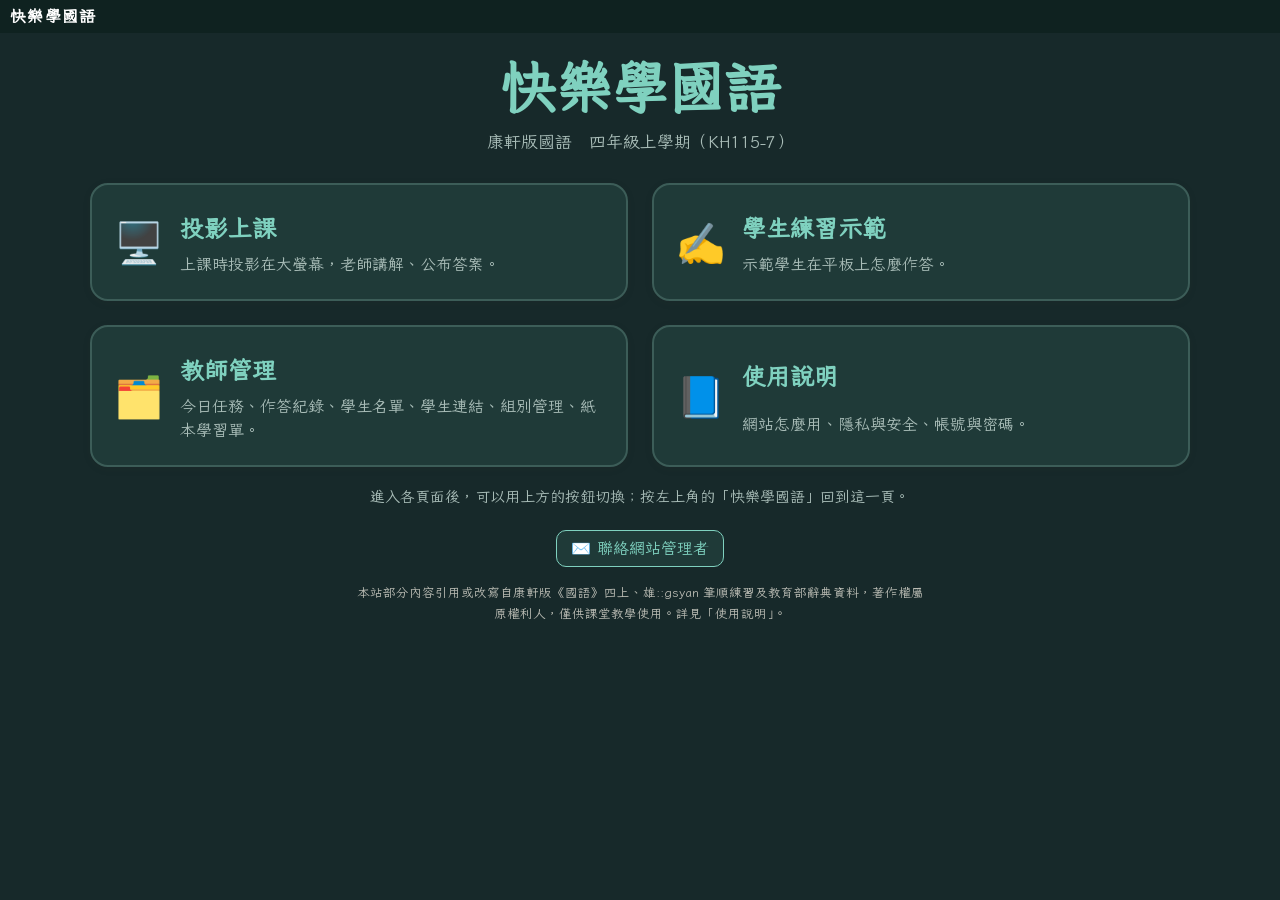
<file: index.html>
<!DOCTYPE html>
<html lang="zh-Hant-TW" data-lbase="lessons/">
<head>
<meta charset="utf-8">
<meta name="viewport" content="width=device-width, initial-scale=1">
<meta name="referrer" content="no-referrer">
<meta name="robots" content="noindex, nofollow">
<meta name="googlebot" content="noindex, nofollow">
<title>四上｜快樂學國語</title>
<link rel="icon" href="data:image/svg+xml,%3Csvg%20xmlns%3D%22http%3A%2F%2Fwww.w3.org%2F2000%2Fsvg%22%20viewBox%3D%220%200%2064%2064%22%3E%3Crect%20width%3D%2264%22%20height%3D%2264%22%20rx%3D%2214%22%20fill%3D%22%232f6fb3%22%2F%3E%3Ctext%20x%3D%2232%22%20y%3D%2247%22%20font-size%3D%2244%22%20font-weight%3D%22700%22%20text-anchor%3D%22middle%22%20fill%3D%22%23fff%22%20font-family%3D%22PingFang%20TC%2CMicrosoft%20JhengHei%2CNoto%20Sans%20TC%2Csans-serif%22%3E%E5%9B%9B%3C%2Ftext%3E%3C%2Fsvg%3E">



<link rel="preload" href="fonts/ui.woff2?v=e35aad7f" as="font" type="font/woff2" crossorigin>
<link rel="stylesheet" href="app.css?v=c2a590c1">
<script src="app.js?v=1c5d09bb" defer></script>
</head>
<body>
<header class="bar" id="bar">
  <div class="row">
    <h1>快樂學國語</h1>
    <span class="ver" title="康軒版 115 學年度 第 7 冊（四年級上學期）">KH115-7</span>
    <select id="lesson" aria-label="選擇課次"></select>
    <button type="button" id="mset" aria-expanded="false">設定</button>
    <a id="tback" class="tmgr" href="#">回到上課</a>
    <nav class="tabs" id="tabs" aria-label="課程內容"></nav>
    <span class="grow"></span>
    <span id="clsbadge" class="clsbadge mset" hidden title="目前的班級"></span>
    <label class="who mset" for="who">👤 <input id="who" type="text" placeholder="例：王小明" autocomplete="off"></label>
    <a class="tmgr mset" href="#teacher">教師管理</a>
    <span class="seg mset modeseg" role="group" aria-label="使用模式">
      <button type="button" id="m-proj" aria-pressed="true">投影上課</button>
      <button type="button" id="m-stu" aria-pressed="false" title="示範給學生看怎麼操作；學生自己用學生連結作答">學生練習示範</button>
    </span>
    <span class="seg mset tierseg" role="group" aria-label="示範哪一種練習" title="老師示範用：甲是標準層，乙是基礎層（學生畫面不會出現這個切換）">
      <button type="button" id="d-a" aria-pressed="true">甲</button>
      <button type="button" id="d-b" aria-pressed="false">乙</button>
    </span>
    <span class="seg mset" role="group" aria-label="注音">
      <button type="button" id="z-on" aria-pressed="true">注音</button>
      <button type="button" id="z-off" aria-pressed="false">無</button>
    </span>
    <span class="seg mset" role="group" aria-label="字級">
      <button type="button" id="f-n" aria-pressed="true">字一般</button>
      <button type="button" id="f-b" aria-pressed="false">放大</button>
    </span>
    <button type="button" class="tgl mset" id="snd" aria-pressed="true" title="答對答錯的提示音" aria-label="提示音">♪</button>
  </div>
</header>
<main id="main"></main>
<div id="result" role="dialog" aria-modal="true" aria-labelledby="rtitle"><div class="box" id="rbox"></div></div>
<div id="printArea"></div>
<div id="pop" role="dialog" aria-live="polite"><button type="button" class="btn x" id="popx">關閉</button><div id="popc"></div></div>





</body>
</html>
</file>
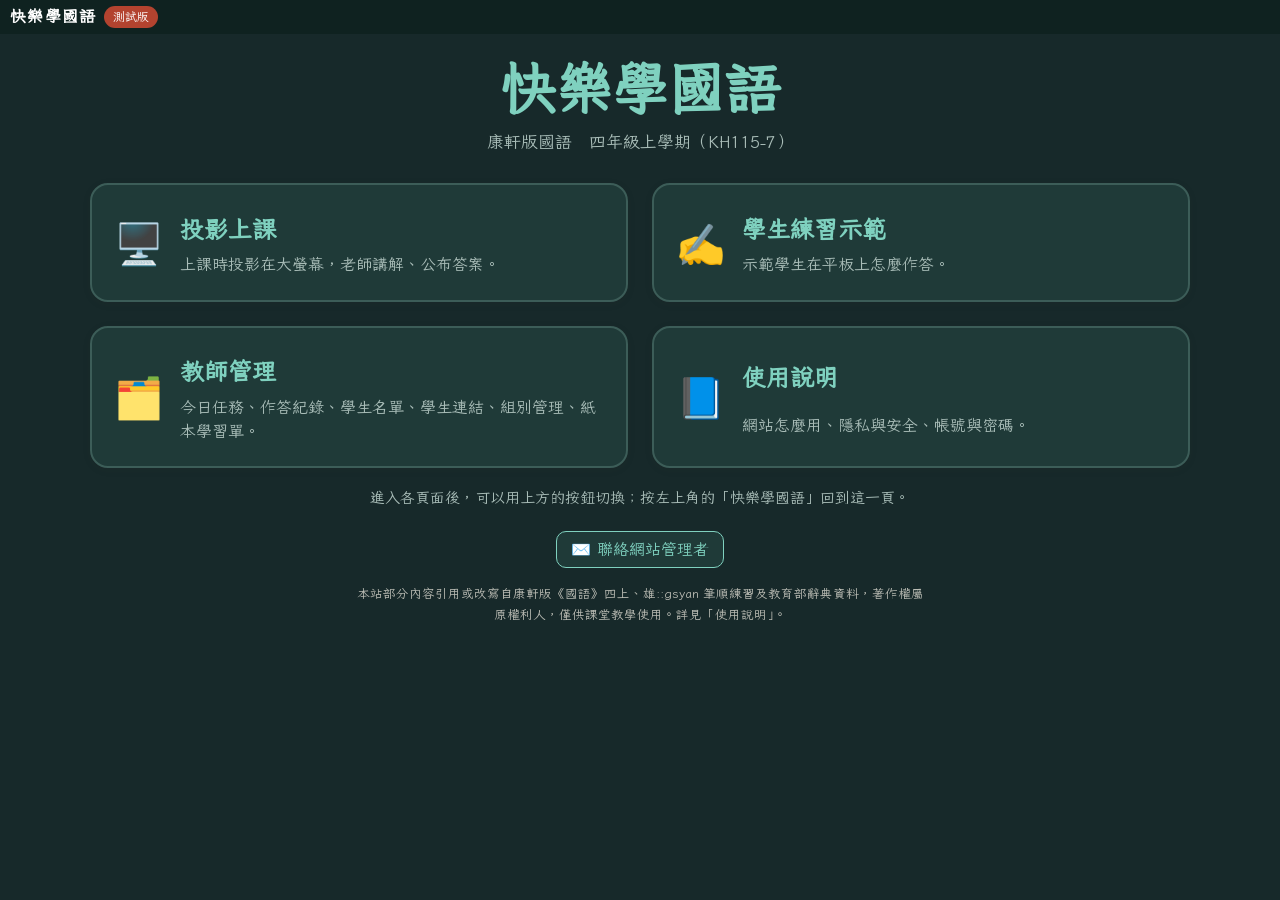
<file: test.html>
<!DOCTYPE html>
<html lang="zh-Hant-TW" data-lbase="t/lessons/">
<head>
<meta charset="utf-8">
<meta name="viewport" content="width=device-width, initial-scale=1">
<meta name="referrer" content="no-referrer">
<meta name="robots" content="noindex, nofollow">
<meta name="googlebot" content="noindex, nofollow">
<title>【測試版】四上｜快樂學國語</title>
<link rel="icon" href="data:image/svg+xml,%3Csvg%20xmlns%3D%22http%3A%2F%2Fwww.w3.org%2F2000%2Fsvg%22%20viewBox%3D%220%200%2064%2064%22%3E%3Crect%20width%3D%2264%22%20height%3D%2264%22%20rx%3D%2214%22%20fill%3D%22%232f6fb3%22%2F%3E%3Ctext%20x%3D%2232%22%20y%3D%2247%22%20font-size%3D%2244%22%20font-weight%3D%22700%22%20text-anchor%3D%22middle%22%20fill%3D%22%23fff%22%20font-family%3D%22PingFang%20TC%2CMicrosoft%20JhengHei%2CNoto%20Sans%20TC%2Csans-serif%22%3E%E5%9B%9B%3C%2Ftext%3E%3C%2Fsvg%3E">



<link rel="preload" href="t/fonts/ui.woff2?v=e35aad7f" as="font" type="font/woff2" crossorigin>
<link rel="stylesheet" href="t/app.css?v=c2a590c1">
<script src="t/app.js?v=f3d3024f" defer></script>
</head>
<body>
<header class="bar" id="bar">
  <div class="row">
    <h1>快樂學國語</h1>
    <span class="ver" title="康軒版 115 學年度 第 7 冊（四年級上學期）">KH115-7</span>
    <select id="lesson" aria-label="選擇課次"></select>
    <button type="button" id="mset" aria-expanded="false">設定</button>
    <a id="tback" class="tmgr" href="#">回到上課</a>
    <nav class="tabs" id="tabs" aria-label="課程內容"></nav>
    <span class="grow"></span>
    <span id="clsbadge" class="clsbadge mset" hidden title="目前的班級"></span>
    <label class="who mset" for="who">👤 <input id="who" type="text" placeholder="例：王小明" autocomplete="off"></label>
    <a class="tmgr mset" href="#teacher">教師管理</a>
    <span class="seg mset modeseg" role="group" aria-label="使用模式">
      <button type="button" id="m-proj" aria-pressed="true">投影上課</button>
      <button type="button" id="m-stu" aria-pressed="false" title="示範給學生看怎麼操作；學生自己用學生連結作答">學生練習示範</button>
    </span>
    <span class="seg mset tierseg" role="group" aria-label="示範哪一種練習" title="老師示範用：甲是標準層，乙是基礎層（學生畫面不會出現這個切換）">
      <button type="button" id="d-a" aria-pressed="true">甲</button>
      <button type="button" id="d-b" aria-pressed="false">乙</button>
    </span>
    <span class="seg mset" role="group" aria-label="注音">
      <button type="button" id="z-on" aria-pressed="true">注音</button>
      <button type="button" id="z-off" aria-pressed="false">無</button>
    </span>
    <span class="seg mset" role="group" aria-label="字級">
      <button type="button" id="f-n" aria-pressed="true">字一般</button>
      <button type="button" id="f-b" aria-pressed="false">放大</button>
    </span>
    <button type="button" class="tgl mset" id="snd" aria-pressed="true" title="答對答錯的提示音" aria-label="提示音">♪</button>
  </div>
</header>
<main id="main"></main>
<div id="result" role="dialog" aria-modal="true" aria-labelledby="rtitle"><div class="box" id="rbox"></div></div>
<div id="printArea"></div>
<div id="pop" role="dialog" aria-live="polite"><button type="button" class="btn x" id="popx">關閉</button><div id="popc"></div></div>





</body>
</html>
</file>
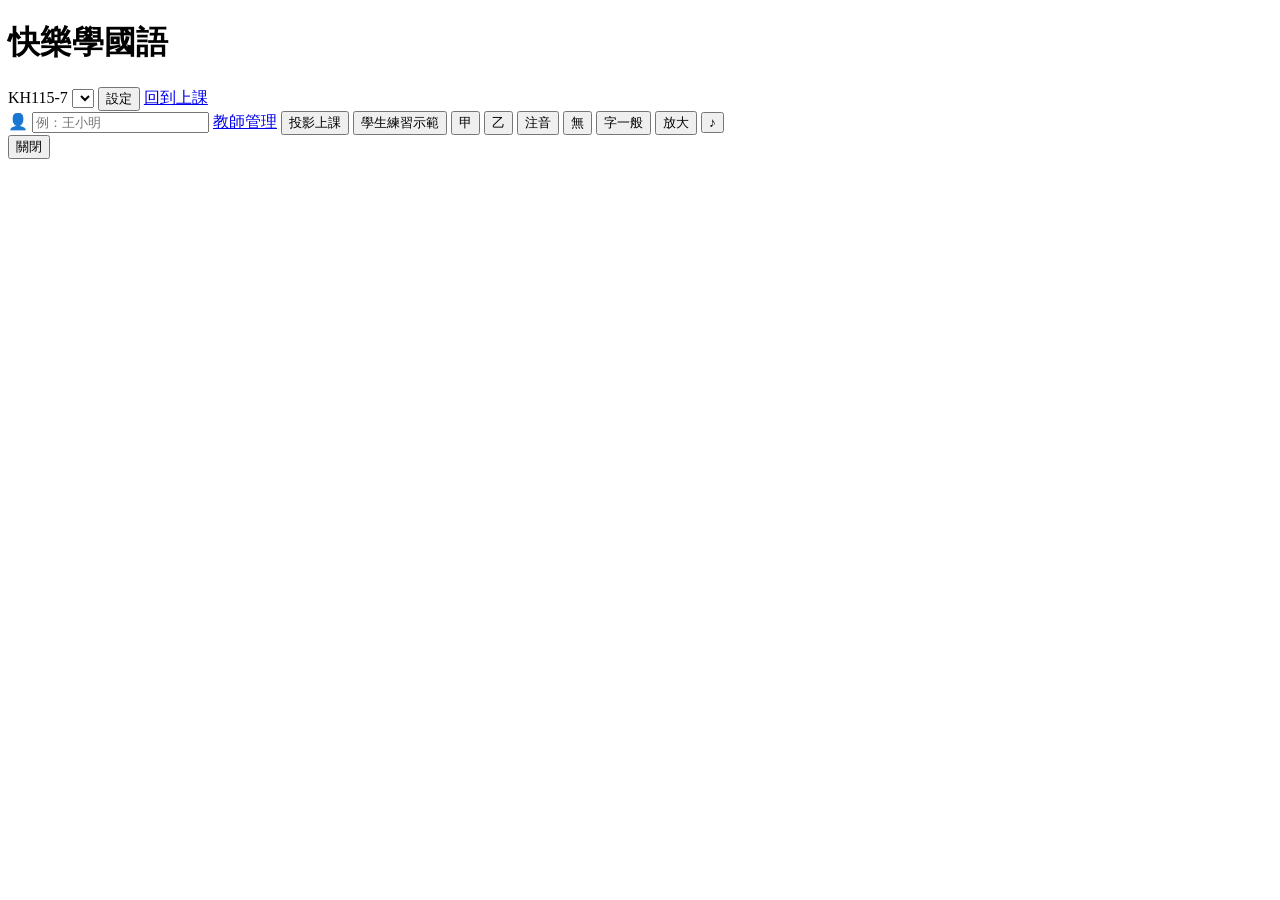
<file: src/body.html>
<!DOCTYPE html>
<html lang="zh-Hant-TW">
<head>
<meta charset="utf-8">
<meta name="viewport" content="width=device-width, initial-scale=1">
<meta name="referrer" content="no-referrer">
<meta name="robots" content="noindex, nofollow">
<meta name="googlebot" content="noindex, nofollow">
<title>四上｜快樂學國語</title>
<link rel="icon" href="data:image/svg+xml,%3Csvg%20xmlns%3D%22http%3A%2F%2Fwww.w3.org%2F2000%2Fsvg%22%20viewBox%3D%220%200%2064%2064%22%3E%3Crect%20width%3D%2264%22%20height%3D%2264%22%20rx%3D%2214%22%20fill%3D%22%232f6fb3%22%2F%3E%3Ctext%20x%3D%2232%22%20y%3D%2247%22%20font-size%3D%2244%22%20font-weight%3D%22700%22%20text-anchor%3D%22middle%22%20fill%3D%22%23fff%22%20font-family%3D%22PingFang%20TC%2CMicrosoft%20JhengHei%2CNoto%20Sans%20TC%2Csans-serif%22%3E%E5%9B%9B%3C%2Ftext%3E%3C%2Fsvg%3E">



</head>
<body>
<header class="bar" id="bar">
  <div class="row">
    <h1>快樂學國語</h1>
    <span class="ver" title="康軒版 115 學年度 第 7 冊（四年級上學期）">KH115-7</span>
    <select id="lesson" aria-label="選擇課次"></select>
    <button type="button" id="mset" aria-expanded="false">設定</button>
    <a id="tback" class="tmgr" href="#">回到上課</a>
    <nav class="tabs" id="tabs" aria-label="課程內容"></nav>
    <span class="grow"></span>
    <span id="clsbadge" class="clsbadge mset" hidden title="目前的班級"></span>
    <label class="who mset" for="who">👤 <input id="who" type="text" placeholder="例：王小明" autocomplete="off"></label>
    <a class="tmgr mset" href="#teacher">教師管理</a>
    <span class="seg mset modeseg" role="group" aria-label="使用模式">
      <button type="button" id="m-proj" aria-pressed="true">投影上課</button>
      <button type="button" id="m-stu" aria-pressed="false" title="示範給學生看怎麼操作；學生自己用學生連結作答">學生練習示範</button>
    </span>
    <span class="seg mset tierseg" role="group" aria-label="示範哪一種練習" title="老師示範用：甲是標準層，乙是基礎層（學生畫面不會出現這個切換）">
      <button type="button" id="d-a" aria-pressed="true">甲</button>
      <button type="button" id="d-b" aria-pressed="false">乙</button>
    </span>
    <span class="seg mset" role="group" aria-label="注音">
      <button type="button" id="z-on" aria-pressed="true">注音</button>
      <button type="button" id="z-off" aria-pressed="false">無</button>
    </span>
    <span class="seg mset" role="group" aria-label="字級">
      <button type="button" id="f-n" aria-pressed="true">字一般</button>
      <button type="button" id="f-b" aria-pressed="false">放大</button>
    </span>
    <button type="button" class="tgl mset" id="snd" aria-pressed="true" title="答對答錯的提示音" aria-label="提示音">♪</button>
  </div>
</header>
<main id="main"></main>
<div id="result" role="dialog" aria-modal="true" aria-labelledby="rtitle"><div class="box" id="rbox"></div></div>
<div id="printArea"></div>
<div id="pop" role="dialog" aria-live="polite"><button type="button" class="btn x" id="popx">關閉</button><div id="popc"></div></div>





</body>
</html>
</file>
<file: app.css>
/* 版面構想：上方一列工具（課次、分頁、模式、注音、字級），下方一次只顯示一張卡片，用按鈕或左右鍵切換，盡量不必上下滑動 */
/* 全站芫荽體：介面文字另存一份小字型；各課的芫荽體（--lf）與注音芫荽體（--zf）依課次子集，進入哪一課才載入 */
@font-face { font-family: "IansuiUI"; src: url(fonts/ui.woff2?v=e35aad7f) format("woff2"); font-display: block; }
:root {
  --bg: #f4f1ea;            /* 米白紙色 */
  --paper: #fffdf8;
  --ink: #26302e;
  --muted: #6a7471;
  --accent: #1f6560;        /* 深青綠 */
  --accent-2: #e9a23b;      /* 暖橘，標示重點 */
  --accent-soft: #dcebe7;
  --mark: #ffe7a8;
  --ok: #217a45; --ok-bg: #e1f2e6;
  --no: #b83a2e; --no-bg: #fbe4df;
  --line: #d9d3c6;
  --cjk: var(--zf, "IansuiUI"), var(--lf, "IansuiUI"), "IansuiUI", sans-serif;
  --ui: "IansuiUI", var(--lf, "IansuiUI"), sans-serif;
  --nz: var(--lf, "IansuiUI"), "IansuiUI", sans-serif;
  --fs: clamp(18px, min(1.35vw, 2.6vh), 24px);
  --barh: 52px;
  color-scheme: light;
}
html.zy-off { --cjk: var(--lf, "IansuiUI"), "IansuiUI", sans-serif; }
html.proj { --fs: clamp(20px, min(1.55vw, 3vh), 28px); }
html.big { --fs: clamp(21px, min(1.6vw, 3.1vh), 28px); }
html.proj.big { --fs: clamp(23px, min(1.85vw, 3.6vh), 33px); }
* { box-sizing: border-box; }
[hidden] { display: none !important; }
html, body { margin: 0; height: 100%; background: var(--bg); color: var(--ink); }
body { font-family: var(--cjk); font-size: var(--fs); line-height: 1.65; display: flex; flex-direction: column; height: 100dvh; overflow: hidden; }
button, input, textarea, select { font: inherit; color: inherit; }
button { cursor: pointer; }
:focus-visible { outline: 3px solid var(--accent-2); outline-offset: 2px; }
.ui { font-family: var(--ui); }

/* ── 上方工具列（一列） ── */
header.bar { flex: none; background: var(--accent); color: #fff; font-family: var(--ui); font-size: 14px; line-height: 1.3; z-index: 20; }
.bar .row { display: flex; flex-wrap: nowrap; align-items: center; gap: 6px 8px; padding: 6px 10px; }
.bar h1 { font-size: 16px; margin: 0; font-weight: 700; letter-spacing: .08em; white-space: nowrap; }
.bar select { flex: none; background: rgba(255,255,255,.95); color: #26302e; border: 0; border-radius: 8px; padding: 5px 6px; max-width: 10.5em; }
nav.tabs { flex: 0 1 auto; min-width: 0; display: flex; gap: 2px; background: rgba(0,0,0,.18); border-radius: 10px; padding: 3px; overflow-x: auto; scrollbar-width: none; }
nav.tabs a { color: rgba(255,255,255,.85); text-decoration: none; padding: 5px 9px; border-radius: 8px; white-space: nowrap; }
nav.tabs a:hover { background: rgba(255,255,255,.12); }
nav.tabs a[aria-current="page"] { background: #fff; color: var(--accent); font-weight: 700; }
.bar .grow { flex: 1; }
@media (max-width: 1500px) { .bar .row { flex-wrap: wrap; } nav.tabs { order: 9; flex-basis: 100%; } }
.seg { flex: none; display: inline-flex; border: 1px solid rgba(255,255,255,.55); border-radius: 8px; overflow: hidden; }
.seg button { background: transparent; border: 0; color: #fff; padding: 5px 8px; white-space: nowrap; }
.seg button[aria-pressed="true"] { background: #fff; color: var(--accent); font-weight: 700; }
.who { flex: none; white-space: nowrap; display: none; align-items: center; gap: 6px; }
html.stulock:not(.proj) .who { display: inline-flex; }
html:not(.stulock) .who { display: none !important; }
html.stulock .who input { background: transparent; color: #fff !important; font-weight: 700; width: auto; max-width: 8em; padding: 5px 4px; cursor: default; field-sizing: content; }
.bar.tabrow .row { flex-wrap: wrap; }
.bar.tabrow nav.tabs { order: 9; flex-basis: 100%; }
.who input { width: 7.5em; color: #26302e !important; border: 0; border-radius: 8px; padding: 5px 9px; background: #fff; color: var(--ink); caret-color: var(--ink); font-family: var(--ui); }
.who input::placeholder { color: #8f9895; }

/* ── 主畫面 ── */
main { flex: 1; min-height: 0; display: flex; flex-direction: column; }
main.scrollpage { overflow: auto; padding: 18px 16px 40px; display: block; }
main.scrollpage > * { max-width: 1200px; margin: 0 auto 16px; }

/* 卡片組：上方小節籤＋說明、中間一張卡、下方切換 */
.deck { flex: 1; min-height: 0; display: flex; flex-direction: column; padding: 10px clamp(10px, 2vw, 28px) 10px; gap: 8px; }
.dtop { flex: none; display: flex; flex-wrap: wrap; align-items: center; gap: 6px 14px; font-family: var(--ui); font-size: 15px; line-height: 1.3; }
.dsec { display: flex; flex-wrap: wrap; gap: 4px; }
.dsec button { border: 1.5px solid var(--line); background: var(--paper); color: var(--muted); border-radius: 999px; padding: 4px 12px; }
.dsec button[aria-selected="true"] { border-color: var(--accent); background: var(--accent); color: #fff; font-weight: 700; }
.dhint { color: var(--muted); flex: 1; min-width: 12em; }
.dextra { display: flex; flex-wrap: wrap; gap: 6px; }
.dstage { flex: 1; min-height: 0; position: relative; display: flex; }
.slide { flex: 1; min-height: 0; overflow: auto; background: var(--paper); border-radius: 18px; box-shadow: 0 1px 0 var(--line), 0 6px 22px rgba(60,50,30,.07); padding: clamp(16px, 2.4vw, 36px) clamp(18px, 3vw, 48px); display: flex; flex-direction: column; }
.slide > .inner { width: 100%; max-width: 1440px; margin: 0 auto; }
.slide.finish > .inner { margin: auto; }
@media (min-width: 1000px) { .slide.top .paras { columns: 2; column-gap: 48px; } .slide.top .paras .para { break-inside: avoid; } }
.slide.top > .inner { margin-top: 0; }
.sl2 { display: grid; grid-template-columns: minmax(0, 1.25fr) minmax(0, 1fr); gap: clamp(16px, 3vw, 44px); align-items: start; }
.sl2.even { grid-template-columns: minmax(0, 1fr) minmax(0, 1fr); }
.sl2.narrow-r { grid-template-columns: minmax(0, 1.8fr) minmax(0, 1fr); }
@media (max-width: 820px) { .sl2, .sl2.even, .sl2.narrow-r { grid-template-columns: 1fr; } }
.kicker { font-family: var(--ui); font-size: .62em; color: var(--accent); background: var(--accent-soft); border-radius: 999px; padding: 2px 12px; display: inline-block; margin-bottom: .5em; line-height: 1.6; }
.qno { font-family: var(--ui); color: var(--accent-2); font-weight: 700; margin-right: .3em; }
.dbot { flex: none; display: flex; align-items: center; gap: 10px; font-family: var(--ui); font-size: 16px; line-height: 1.3; }
.nav { border: 0; background: var(--accent); color: #fff; border-radius: 12px; padding: 10px 18px; font-weight: 700; min-width: 7.5em; }
.nav:disabled { background: #c9cfcc; cursor: default; }
.dots { flex: 1; min-width: 0; display: flex; flex-wrap: nowrap; justify-content: safe center; gap: 4px; overflow-x: auto; scrollbar-width: none; padding: 2px 0; }
.dots .dot { flex: none; }
.dot { min-width: 30px; height: 30px; border-radius: 999px; border: 1.5px solid var(--line); background: var(--paper); color: var(--muted); font-size: 13px; padding: 0 6px; font-family: var(--ui); }
.dot.char { font-size: 17px; min-width: 34px; height: 34px; }
.dot.seen { border-color: #b8c6c2; color: var(--ink); }
.dot.ok { background: var(--ok-bg); border-color: var(--ok); color: var(--ok); }
.dot.no { background: var(--no-bg); border-color: var(--no); color: var(--no); }
.dot[aria-current="true"] { background: var(--accent); border-color: var(--accent); color: #fff; font-weight: 700; }
.dtools { display: flex; gap: 6px; }
.btn { border: 1.5px solid var(--accent); background: var(--paper); color: var(--accent); border-radius: 10px; padding: 7px 14px; font-family: var(--ui); font-size: 16px; line-height: 1.3; }
.btn.solid { background: var(--accent); color: #fff; }
.btn.warm { background: var(--accent-2); border-color: var(--accent-2); color: #2b1d05; font-weight: 700; }
.only-proj { display: none !important; }
html.proj .only-proj { display: inline-block !important; }
html.proj .only-stu { display: none !important; }
.tools { display: flex; flex-wrap: wrap; gap: 8px; margin-top: 12px; font-family: var(--ui); font-size: 16px; line-height: 1.3; }
.hint { color: var(--muted); font-size: .78em; }

/* ── 課文 ── */
.para { font-size: 1.06em; line-height: 1.85; text-indent: 2em; margin: 0; }
.w { font: inherit; background: none; border: 0; padding: 0; color: inherit; border-bottom: 3px solid var(--accent-2); cursor: pointer; text-indent: 0; }
.w[aria-pressed="true"] { background: var(--mark); }
.zi { background: var(--mark); border-radius: 4px; cursor: pointer; }
.para .w + .w { margin-left: 3px; }
.zi.on { outline: 2px solid var(--accent-2); }
.cinfo { display: flex; gap: 12px; align-items: flex-start; }
.cinfo img { width: 4.2em; border: 1.5px solid var(--line); border-radius: 10px; background: #fff; flex: none; }
.cinfo ol { margin: 4px 0 0; padding-left: 1.3em; font-family: var(--ui); }
.side h3 + .wordlist { margin-bottom: 4px; }
.side h3.sub { margin-top: 12px; }
html.plaintext .w { border-bottom-color: transparent; } html.plaintext .zi { background: none; }
.side { background: var(--bg); border-radius: 14px; padding: 14px 18px; }
.side h3 { margin: 0 0 8px; font-family: var(--ui); font-size: .7em; color: var(--muted); font-weight: 400; }
.wordlist { display: flex; flex-wrap: wrap; gap: 8px; }
.wordlist .w { border: 1.5px solid var(--line); border-radius: 999px; padding: 0 12px; background: var(--paper); }
.wordlist .w[aria-pressed="true"] { border-color: var(--accent); background: var(--accent-soft); }
.panel { margin-top: 12px; padding-top: 10px; border-top: 2px dashed var(--line); min-height: 4.5em; }
.w2 { font-size: 1.3em; font-weight: 700; color: var(--accent); }
#pop { position: fixed; left: 50%; top: 80px; transform: translateX(-50%); width: min(720px, calc(100% - 32px)); background: var(--paper); border: 2px solid var(--accent); border-radius: 14px; padding: 14px 20px; box-shadow: 0 10px 30px rgba(0,0,0,.18); z-index: 30; display: none; }
#pop.show { display: block; }
#pop .x { position: absolute; right: 10px; top: 8px; }

/* ── 詞語卡 ── */
.flash { text-align: center; display: grid; gap: .5em; justify-items: center; }
.flash .t { font-size: 2.3em; font-weight: 700; color: var(--accent); line-height: 1.5; }
.flash .def { font-size: 1.1em; max-width: 30em; }
.flash .ex { color: var(--muted); max-width: 32em; }
.tag { font-family: var(--ui); font-size: .6em; background: #f6e7c8; color: #7a5410; border-radius: 999px; padding: 2px 12px; }

/* ── 生字卡 ── */
.cslide { display: grid; grid-template-columns: auto minmax(0, 1fr); gap: clamp(18px, 3vw, 48px); align-items: start; }
@media (max-width: 820px) { .cslide { grid-template-columns: 1fr; } }
.cimg { display: grid; justify-items: center; gap: 12px; }
.cimg .row { display: flex; align-items: center; gap: 6px; }
.cimg img { width: clamp(130px, 15vw, 220px); border: 2px solid var(--line); border-radius: 14px; background: #fff; }
.cimg .zb { font-size: 2.1em; }
.radb { display: flex; align-items: center; gap: 8px; font-family: var(--ui); }
.radb button { width: 2.2em; height: 2.2em; border: 2px solid #b9c3c0; border-radius: 8px; background: #fff; font-family: var(--cjk); font-size: 1em; padding: 0; }
.think { font-family: var(--ui); font-size: .8em; color: var(--muted); max-width: 15em; text-align: center; line-height: 1.6; }
.wchips { display: flex; flex-wrap: wrap; gap: 10px; margin-bottom: 14px; }
.wchip { display: inline-flex; align-items: center; gap: 2px; padding: 4px 14px; border: 2px solid #bcd6d1; background: #eef6f4; border-radius: 14px; font-family: var(--ui); font-size: 1.2em; font-weight: 700; }
.sents { display: grid; gap: 4px; font-family: var(--ui); }
.wchip.zyw { font-family: var(--cjk); font-size: 2.1em; font-weight: 400; padding: 2px 16px 2px 20px; gap: 10px; letter-spacing: .12em; }
.wchip.zyw .say { font-size: .5em; }
.zb.fixed { cursor: default; color: inherit; }
.wchip .tocore { font-family: var(--ui); font-size: .42em; padding: .25em .6em; border-radius: 10px; background: #ffd34d; color: #3b2c00; border-color: #e0b400; font-weight: 700; letter-spacing: 0; }
.cslide .wchips { gap: 14px; }
html.proj .cimg img { width: clamp(150px, 16vw, 280px); }
.sents .q { margin: 0; padding: 6px 0; border-bottom: 1px dashed var(--line); line-height: 2; }
.sents .q:last-child { border-bottom: 0; }
.menu { position: absolute; z-index: 35; background: var(--paper); border: 2px solid var(--accent); border-radius: 12px; padding: 8px; display: flex; flex-wrap: wrap; gap: 8px; box-shadow: 0 8px 20px rgba(0,0,0,.15); font-size: var(--fs); }

/* 直式注音框 */
.zb { display: inline-grid; grid-template-columns: auto .42em; grid-auto-rows: .62em; align-content: center; justify-items: center; min-width: 1.25em; min-height: 2.4em; padding: .15em .05em .15em .2em; margin: 0 .08em; vertical-align: middle; border: 2px solid #b4bdb9; border-left-color: transparent; border-right-color: transparent; border-radius: 50% / 18%; background: transparent; font-family: var(--ui); line-height: 1; cursor: pointer; }
.zb span { font-size: .6em; line-height: 1.03; grid-column: 1; }
.zb .tn { grid-column: 2; font-size: .55em; justify-self: start; }
.zb .lt { font-size: .45em; }
.zb.hide span { visibility: hidden; }
.zb:not(.hide) { border-color: transparent; }

/* ── 題目 ── */
.stem { font-size: 1.08em; margin-bottom: .5em; line-height: 1.75; }
.opts { display: grid; gap: 10px; }
.opt { text-align: left; background: var(--paper); border: 2px solid var(--line); border-radius: 14px; padding: 8px 16px; line-height: 1.7; }
.opt:hover { border-color: #a9bcb7; }
.opt.sel { border-color: var(--accent); background: var(--accent-soft); }
.opt.ok, .chip.ok, .blank.ok, .yn.ok, .ab.ok { border-color: var(--ok); background: var(--ok-bg); }
.opt.no, .chip.no, .blank.no, .yn.no, .ab.no { border-color: var(--no); background: var(--no-bg); }
.why { font-size: .85em; color: var(--muted); display: none; margin-top: .6em; padding: 8px 14px; background: var(--bg); border-radius: 10px; }
.revealed .why, .answered .why { display: block; }
.big-line { font-size: 1.1em; line-height: 1.95; }
.bank { display: flex; flex-wrap: wrap; gap: 10px; padding: 12px; border: 2px dashed #c6d7d3; border-radius: 14px; background: #f7fbfa; }
.bank .hint { flex-basis: 100%; }
.chip { background: var(--paper); border: 2px solid var(--accent); border-radius: 999px; padding: 2px 16px; line-height: 1.8; }
.blank { display: inline-block; min-width: 4em; border: 0; border-bottom: 3px solid var(--ink); background: transparent; padding: 0 8px; text-align: center; vertical-align: baseline; line-height: 1.6; border-radius: 6px 6px 0 0; }
.blank.sel { background: var(--mark); }
input.blank { font-family: var(--cjk); }
.yn, .ab { border: 2px solid var(--line); background: var(--paper); border-radius: 12px; padding: 4px 18px; min-width: 2.6em; }
.row2 { display: flex; flex-wrap: wrap; gap: 10px; align-items: center; }
.pickwrap { margin-top: .8em; }
textarea { width: 100%; min-height: 3.4em; border: 2px solid var(--line); border-radius: 12px; padding: 8px 12px; font-family: var(--cjk); background: #fff; }
.ref { display: none; margin-top: 8px; padding: 8px 14px; border-left: 4px solid var(--accent-2); background: #fbf3e2; border-radius: 0 10px 10px 0; }
.ref.show { display: block; }
nav.tabs a.locked { opacity: .5; }
nav.tabs a.today { color: #ffe08a; font-weight: 700; }
nav.tabs a.today[aria-current="page"] { color: var(--accent); }
.dsec button.today { border-color: var(--accent-2); }
html.proj .ref { background: #fbf3e2; color: #26302e; }
textarea { color: #26302e; }
html.proj .ttable tr.low td { background: #4a2f2a; }
#tunlock { position: fixed; left: 6px; bottom: 6px; z-index: 61; font-family: var(--ui); font-size: 12px; color: var(--muted); background: transparent; border: 1px solid transparent; border-radius: 6px; padding: 2px 6px; opacity: .45; }
#tunlock:hover, #tunlock:focus { opacity: 1; border-color: var(--line); }
/* 學生第一次打開：先輸入名字 */
#namegate { position: fixed; inset: 0; z-index: 60; background: rgba(20,30,28,.55); display: flex; align-items: center; justify-content: center; padding: 16px; }
#namegate .ng { background: var(--paper); color: var(--ink); border-radius: 20px; padding: 26px 28px; width: min(480px, 100%); text-align: center; font-family: var(--ui); box-shadow: 0 10px 40px rgba(0,0,0,.25); }
#namegate h2 { margin: 0 0 6px; color: var(--accent); font-size: 1.6em; }
#namegate input { font-size: 26px; padding: 10px 14px; width: 100%; border: 2px solid var(--accent); border-radius: 12px; text-align: center; margin: 14px 0; font-family: var(--cjk); color: #26302e; background: #fff; }
#namegate .btn { font-size: 20px; padding: 12px 22px; }
#namegate .nbtns { display: flex; gap: 12px; justify-content: center; flex-wrap: wrap; margin-top: 8px; }
.step { font-family: var(--ui); font-size: .62em; color: #fff; background: var(--accent); border-radius: 999px; padding: 1px 10px; margin-right: .5em; vertical-align: .15em; }
.blk { margin-bottom: 1em; }
.legend { display: grid; gap: 4px; font-size: .9em; padding: 10px 14px; background: var(--bg); border-radius: 12px; margin-bottom: 1em; }
.legend b { color: var(--accent); margin-right: .4em; }
.sim { display: flex; flex-wrap: wrap; justify-content: center; gap: 18px 40px; }
.sim > div { text-align: center; background: var(--bg); border-radius: 16px; padding: 14px 26px; }
.sim b { display: block; font-size: 2.6em; line-height: 1.4; color: var(--accent); }
.pat { font-size: 1.8em; color: var(--accent); font-weight: 700; margin-bottom: .3em; }
.checklist { list-style: none; padding: 0; margin: 6px 0 0; font-size: .85em; }
.checklist label { display: flex; gap: 10px; align-items: center; }
.checklist input { width: 1.1em; height: 1.1em; }
table.t { border-collapse: collapse; width: 100%; font-family: var(--ui); font-size: 17px; line-height: 1.6; }
.t th, .t td { border: 1px solid var(--line); padding: 8px 12px; vertical-align: top; text-align: left; }
.t th { background: var(--accent-soft); }
.done { text-align: center; display: grid; gap: 14px; justify-items: center; }
.done .big { font-size: 1.6em; color: var(--accent); font-weight: 700; }

/* 交給老師與彈出視窗 */
#result { position: fixed; inset: 0; background: rgba(20,30,28,.45); z-index: 70; display: none; align-items: center; justify-content: center; padding: 16px; }
#result.show { display: flex; }
#result .box { background: var(--paper); border-radius: 16px; padding: 18px 22px; width: min(760px, 100%); max-height: 90vh; overflow: auto; font-family: var(--ui); font-size: 17px; line-height: 1.6; }
#result table { width: 100%; border-collapse: collapse; }
#result td, #result th { border: 1px solid var(--line); padding: 4px 8px; text-align: left; }
#result pre { white-space: pre-wrap; background: var(--bg); padding: 8px; border-radius: 8px; font-size: 15px; font-family: var(--ui); }

/* 老師後臺 */
#main.tview, #main.tview * { font-family: var(--ui) !important; }
#main.tview { font-size: 18px; }
section.card { background: var(--paper); border: 1px solid var(--line); border-radius: 14px; padding: 16px 20px; }
.card h2 { margin: 0 0 6px; font-size: 1.15em; color: var(--accent); }
.teacherlink { font-size: 13px; color: rgba(255,255,255,.75) !important; text-decoration: none; }
.tkey, .tsel { font-family: var(--ui); font-size: 16px; padding: 6px 10px; border: 1px solid var(--line); border-radius: 8px; background: #fff; color: #26302e; }
.tscroll { overflow-x: auto; }
.ttable { width: 100%; border-collapse: collapse; font-size: 16px; }
.ttable th, .ttable td { border-bottom: 1px solid var(--line); padding: 8px 10px; text-align: left; vertical-align: top; }
.ttable thead th { background: var(--accent-soft); }
.ttable tr.low td { background: #fdf0ec; }
.tdetail td { background: var(--bg); }
.ti { padding: 3px 0; } .tm { display: inline-block; min-width: 7em; font-weight: 700; margin-right: 8px; }
.tm.ok { color: #2e7d4f; } .tm.mid { color: #b07a12; } .tm.ng { color: #c0392b; } .tm.tx { color: #33658a; }


/* 多感官與細部 */
.say { display: inline-flex; align-items: center; justify-content: center; width: 1.7em; height: 1.7em; border-radius: 999px; border: 1.5px solid #c9d8d4; background: #fff; color: var(--accent); font-size: 16px; padding: 0; vertical-align: middle; margin: 0 .25em; flex: none; }
.say:hover { background: var(--accent-soft); }
.say.on { background: var(--accent-2); border-color: var(--accent-2); color: #2b1d05; }
.say-btn { display: inline-flex; align-items: center; gap: 6px; }
.say-btn.on { background: var(--accent-2); border-color: var(--accent-2); color: #2b1d05; }
.sayrow { float: right; margin: -4px -6px 0 8px; }
::highlight(reading) { background-color: #ffd86b; }
.rowh { display: flex; align-items: center; gap: 12px; margin-bottom: .5em; }
.rowh .kicker { margin: 0; }
.paras .para + .para { margin-top: .6em; }
.pn { font-family: var(--ui); font-size: .55em; color: #fff; background: var(--accent); border-radius: 999px; padding: 0 .55em; margin-right: .4em; vertical-align: .2em; }
.pl { font-family: var(--ui); }
details.more { margin-top: 10px; font-size: .85em; }
details.more summary { font-family: var(--ui); font-size: 15px; color: var(--accent); cursor: pointer; }
details.more ol { margin: 4px 0; padding-left: 1.4em; }
.seg2 { display: inline-flex; border: 1.5px solid var(--accent); border-radius: 10px; overflow: hidden; }
.seg2 button { border: 0; background: var(--paper); color: var(--accent); padding: 5px 12px; }
.seg2 button[aria-pressed="true"] { background: var(--accent); color: #fff; font-weight: 700; }
.tgl { border: 1px solid rgba(255,255,255,.55); background: transparent; color: #fff; border-radius: 8px; padding: 5px 10px; }
.tgl[aria-pressed="false"] { opacity: .55; text-decoration: line-through; }
.tgl { flex: none; }
.cslide .hint { font-family: var(--ui); }
#rbox.trace { width: auto; text-align: center; }
#rbox.trace canvas { border-radius: 8px; box-shadow: 0 0 0 1px var(--line); cursor: crosshair; }
#rbox.trace .tools { justify-content: center; }

/* 改錯字與手寫輸入 */
.gcline { margin: .4em 0 .8em; }
.gc { font: inherit; border: 0; background: transparent; padding: 0 .02em; border-radius: 6px; cursor: pointer; }
.gc:hover { background: var(--accent-soft); }
.gc.no2 { background: #f1ece2; }
.gc.found { background: var(--no-bg); outline: 2px solid var(--no); }
.gc.fixed { background: var(--ok-bg); outline: 2px solid var(--ok); }
.gc s { color: var(--no); margin-right: .1em; font-size: .8em; }
.gcarea .hwpad { display: flex; flex-wrap: wrap; gap: 18px; align-items: flex-start; }
.hwcv canvas { width: 220px; height: 220px; border-radius: 8px; box-shadow: 0 0 0 1px var(--line); background: #fff; }
.hwcv .tools { margin-top: 6px; }
.hwr { display: grid; gap: 12px; min-width: 14em; }
.cands { display: flex; flex-wrap: wrap; gap: 8px; min-height: 2.6em; align-items: center; }
.cands .chip { font-size: 1.3em; padding: 0 .6em; }
.hwin { width: 5em; font-size: 1.2em; text-align: center; border: 2px solid var(--line); border-radius: 10px; padding: 4px; font-family: var(--ui); }
.gcres { margin-top: 8px; font-family: var(--ui); }
.okmsg { color: var(--ok); font-weight: 700; } .nomsg { color: var(--no); }

/* ── 學生練習：進度條、提示 ── */
.prog { flex: none; display: flex; align-items: center; gap: 10px; font-family: var(--ui); font-size: 14px; color: var(--muted); }
.prog .pbar { flex: 1; height: 8px; background: #e6e0d3; border-radius: 999px; overflow: hidden; }
.prog .pbar i { display: block; height: 100%; width: 0; background: linear-gradient(90deg, var(--accent), #3c9a8f); border-radius: 999px; transition: width .3s; }
.hintbtn { margin-left: 8px; border-color: var(--accent-2); color: #8a5a0b; background: #fff6e3; }
.q > .hintbtn { margin-top: 10px; }
.elim { opacity: .25; text-decoration: line-through; pointer-events: none; }
.tipch { display: inline-block; margin-left: 8px; font-family: var(--ui); font-size: .78em; color: #8a5a0b; background: #fff6e3; border: 1px dashed var(--accent-2); border-radius: 8px; padding: 0 8px; }
.tipch .chip { margin: 4px; font-family: var(--cjk); }
/* 句子重組、字義 */
.czpool { display: flex; flex-wrap: wrap; gap: 10px; margin-top: 1em; }
.czchip { border: 2px solid #bcd6d1; background: #eef6f4; color: var(--ink); border-radius: 12px; padding: 6px 14px; text-align: left; line-height: 1.6; }
.czchip:disabled { opacity: .3; }
.czans { min-height: 2.2em; padding: 8px 12px; border: 2px dashed var(--line); border-radius: 14px; }
.czans .czchip.on { background: #fff; border-color: var(--accent); }
.czans.ok { border-style: solid; border-color: var(--ok); background: var(--ok-bg); }
.czans.no { border-style: solid; border-color: var(--no); background: var(--no-bg); }
.zyrows { display: grid; gap: 10px; }
.zyrow { display: flex; align-items: center; gap: 16px; }
.zyrow .zw { min-width: 5em; font-size: 1.15em; font-weight: 700; }
.exbox { background: var(--bg); border-radius: 12px; padding: 10px 16px; margin: 6px 0 10px; }
.exbox b { color: var(--accent); background: var(--mark); border-radius: 4px; }

/* ── 投影上課工具 ── */
.ptools { display: flex; flex-wrap: wrap; gap: 4px; align-items: center; }
.tbtn { border: 1px solid var(--line); background: transparent; color: var(--muted); border-radius: 8px; padding: 6px 10px; font-size: 14px; }
.tbtn.on { background: var(--accent-2); border-color: var(--accent-2); color: #2b1d05; font-weight: 700; }
.pcolors { display: inline-flex; gap: 4px; align-items: center; }
.pc { width: 22px; height: 22px; border-radius: 50%; border: 2px solid rgba(255,255,255,.6); padding: 0; }
.pc.x { background: transparent; color: var(--muted); font-size: 12px; border-color: var(--line); }
.dhost { flex: 1; min-height: 0; display: flex; }
canvas.pen { position: absolute; inset: 0; width: 100%; height: 100%; pointer-events: none; z-index: 5; border-radius: 18px; }
canvas.pen.on { pointer-events: auto; cursor: crosshair; touch-action: none; }
.veil { visibility: visible !important; color: transparent !important; background: repeating-linear-gradient(45deg, rgba(255,255,255,.06) 0 8px, rgba(255,255,255,.12) 8px 16px) !important; border-style: dashed !important; }
.veil * { visibility: hidden; }
.timer { position: fixed; right: 18px; top: 64px; z-index: 45; font-family: var(--ui); font-size: 30px; font-weight: 700; background: var(--accent-2); color: #2b1d05; border: 0; border-radius: 16px; padding: 6px 18px; box-shadow: 0 6px 18px rgba(0,0,0,.25); }
.timer.warn { background: #ff7a6b; }
.timer.end { animation: blink .5s step-end infinite; } @keyframes blink { 50% { opacity: .3; } }
#rbox.lots { text-align: center; }
.lotstage { display: flex; justify-content: center; padding: 14px 0; }
.lotcard { min-width: 8em; padding: 18px 30px; border-radius: 22px; background: #e9a23b; color: #fff; font-size: 54px; font-weight: 700; font-family: var(--ui); text-shadow: 0 2px 0 rgba(0,0,0,.15); transition: transform .15s; }
.lotcard.win { transform: scale(1.12) rotate(-2deg); box-shadow: 0 0 0 8px rgba(233,162,59,.35), 0 0 40px rgba(233,162,59,.6); }
.lotchips { display: flex; flex-wrap: wrap; gap: 6px; justify-content: center; margin: 6px 0; }
.lotchip { border: 1px solid var(--line); border-radius: 999px; padding: 2px 12px; }
.lotchip.used { opacity: .35; text-decoration: line-through; }
.btn.big { font-size: 22px; padding: 10px 34px; }
#rbox.lots .tools { justify-content: center; align-items: center; }
.lotedit { margin-top: 10px; text-align: left; }

/* ── 投影上課：深色黑板風格 ── */
html.proj { --bg: #17292a; --paper: #1f3a38; --ink: #f2eee3; --muted: #a9bdb8; --accent: #7fd1bf; --accent-soft: #2b4f4a; --mark: #6b5418; --line: #3c5d58;
  --ok: #8fe0a6; --ok-bg: #24503a; --no: #ff9a8b; --no-bg: #5a2c2a; }
html.proj header.bar { background: #0f2220; }
html.proj nav.tabs a[aria-current="page"] { color: #0f2220; }
/* 上方分頁更醒目：字放大、每個分頁有框，目前所在的分頁用亮橘色（老師 11/16 要求） */
nav.tabs { gap: 6px; padding: 4px; }
nav.tabs a { font-size: 1.12em; padding: 5px 14px; border: 2px solid rgba(255,255,255,.28); }
nav.tabs a[aria-current="page"], html.proj nav.tabs a[aria-current="page"] { background: #ffb43c; border-color: #ffd98a; color: #2a1a00; font-weight: 700; box-shadow: 0 0 0 3px rgba(255,180,60,.35); }
nav.tabs a.today[aria-current="page"] { color: #2a1a00; }
nav.tabs a.notyet { opacity: .45; border-style: dashed; }
html.proj .seg button[aria-pressed="true"] { color: #0f2220; }
html.proj .slide { box-shadow: 0 0 0 1px #2e4b47, 0 10px 30px rgba(0,0,0,.35); }
html.proj .nav, html.proj .btn.solid, html.proj .dsec button[aria-selected="true"], html.proj .dot[aria-current="true"], html.proj .step, html.proj .pn, html.proj .seg2 button[aria-pressed="true"] { color: #0f2220; }
html.proj .nav:disabled { background: #33504c; color: #6f8a85; }
html.proj .opt, html.proj .ab, html.proj .yn, html.proj .chip, html.proj .wordlist .w, html.proj .dsec button:not([aria-selected="true"]) { background: #234441; color: var(--ink); }
html.proj .dot:not([aria-current="true"]):not(.ok):not(.no) { background: #234441; color: var(--ink); }
html.proj .dot[aria-current="true"] { background: var(--accent); border-color: var(--accent); color: #0f2220; }
html.proj .czans .czchip.on { background: #2b4f4a; color: var(--ink); border-color: var(--accent); }
html.proj .czchip:disabled { opacity: .45; }
html.proj .side, html.proj .legend, html.proj .exbox, html.proj .sents, html.proj .why { background: #193230; }
html.proj .bank { background: #193230; border-color: #3c5d58; }
html.proj .wchip { background: #e8f2ef; color: #1f2b28; border-color: #bcd6d1; }
html.proj .wchip .say { background: #fff; }
html.proj .blank { border-bottom-color: var(--ink); }
html.proj .zi { background: #6b5418; color: #fff3cf; }
html.proj .w { border-bottom-color: #f2b552; }
html.proj .kicker, html.proj .tag { background: #2b4f4a; color: #bfeee2; }
html.proj .say { background: #234441; border-color: #3c5d58; color: var(--accent); }
html.proj .cimg img, html.proj .cinfo img { border-color: #3c5d58; }
html.proj .radb button { background: #f2eee3; color: #1f2b28; }
html.proj .flash .t, html.proj .pat, html.proj .w2 { color: #9fe3d2; }
html.proj .czchip { background: #234441; color: var(--ink); border-color: #3c5d58; }
html.proj ::highlight(reading) { background-color: #8a6a12; }
html.proj .zb { border-color: #6f8a85; border-left-color: transparent; border-right-color: transparent; }
html.proj .zb:not(.hide) { border-color: transparent; }
html.proj textarea, html.proj .hwin { background: #fff; color: #1f2b28; }
html.proj .menu { background: #1f3a38; }
html.proj #result .box { background: #fffdf8; color: #26302e; --ink: #26302e; --muted: #6a7471; --line: #d9d3c6; --accent: #1f6560; --paper: #fffdf8; --bg: #f4f1ea; }
html.proj .gc:hover { background: #2b4f4a; }

/* ── 列印 ── */
#printArea { display: none; }
@media print {
  @page { size: A4; margin: 12mm; }
  html.printing, html.printing body { height: auto !important; overflow: visible !important; display: block !important; background: #fff !important; }
  html.printing body > *:not(#printArea) { display: none !important; }
  html.printing #printArea { display: block; color: #111; font-family: var(--cjk); font-size: 13pt; line-height: 1.9; }
  #printArea h1 { font-size: 16pt; display: flex; justify-content: space-between; border-bottom: 2px solid #333; margin: 0 0 4mm; }
  #printArea h1 small, #printArea h2 small { font-size: 10pt; font-weight: 400; margin-left: 4mm; }
  #printArea h2 { font-size: 13pt; margin: 5mm 0 2mm; padding: 1mm 3mm; background: #eee; border-radius: 2mm; -webkit-print-color-adjust: exact; print-color-adjust: exact; }
  #printArea .pitem { display: grid; grid-template-columns: 7mm 1fr; gap: 2mm; break-inside: avoid; padding: 2mm 0; border-bottom: 1px dashed #ccc; }
  #printArea .pno { font-family: var(--ui); font-weight: 700; }
  #printArea .slide, #printArea .inner { display: block; }
  #printArea button { border: 1px solid #999 !important; background: #fff !important; color: #111 !important; border-radius: 2mm; font-size: 12pt; padding: 0 3mm; }
  #printArea .blank { border: 0 !important; border-bottom: 1.5px solid #111 !important; border-radius: 0 !important; min-width: 4em; }
  #printArea .flash { text-align: left; justify-items: start; }
  #printArea .flash .t { font-size: 16pt; color: #111; }
  #printArea .sl2, #printArea .cslide { grid-template-columns: 1fr 1fr; }
  #printArea .pbox { width: 30mm; height: 30mm; border: 1px solid #c97a6d; }
  #printArea .plines i { display: block; height: 10mm; border-bottom: 1px solid #999; }
  #printArea .legend, #printArea .exbox, #printArea .bank, #printArea .side { background: #f5f5f5 !important; }
  #printArea .zb.hide span { visibility: hidden; }
  #printArea img { max-width: 30mm; }
  #printArea .kicker, #printArea .tag, #printArea .step { color: #111 !important; background: #eee !important; }
}

/* 綜合練習 */
.blank.wz { min-width: 2.6em; text-align: center; }
.zyq { font-size: .72em; color: var(--accent); letter-spacing: .05em; }
u.tgt { text-decoration: none; border-bottom: 4px solid var(--accent-2); }

.clsbadge { font-size: 13px; background: rgba(255,255,255,.18); border-radius: 999px; padding: 3px 10px; white-space: nowrap; }
.clsbadge.bad { background: #ff7a6b; }
.ver { font-family: var(--ui); font-size: 13px; letter-spacing: .02em; border: 1px solid rgba(255,255,255,.55); border-radius: 6px; padding: 2px 7px; white-space: nowrap; flex: none; }
html.tmode .ver { display: none; }
@media (max-width: 700px) { .ver { font-size: 12px; padding: 1px 5px; } }
.tmgr { color: #fff; text-decoration: none; border: 1px solid rgba(255,255,255,.55); border-radius: 8px; padding: 5px 10px; white-space: nowrap; flex: none; }
.tmgr[aria-current="page"] { background: #fff; color: #1f6560; font-weight: 700; }
html:not(.proj):not(.tmode) .tmgr { display: none !important; }
html.stulock .modeseg, html.stulock .tmgr { display: none !important; }
#tback { display: none !important; }
html.tmode #tback { display: inline-block !important; margin-left: auto; }
html.tmode #tabs, html.tmode .mset, html.tmode #lesson, html.tmode #mset { display: none !important; }
.tbar { display: flex; flex-wrap: wrap; align-items: center; gap: 10px; font-family: var(--ui); font-size: 16px; background: var(--paper); border: 1.5px solid var(--line); border-radius: 14px; padding: 10px 16px; margin-bottom: 10px; }
.tbar .grow { flex: 1; }
.ttabs { display: flex; flex-wrap: wrap; gap: 6px; margin: 0 0 12px; font-family: var(--ui); }
.ttabs button { border: 1.5px solid var(--line); background: var(--paper); color: var(--ink); border-radius: 999px; padding: 6px 16px; font-size: 16px; }
.ttabs button[aria-selected="true"] { background: var(--accent); color: #fff; border-color: var(--accent); font-weight: 700; }
html.proj .ttabs button[aria-selected="true"] { color: #0f2220; }
.tqr { margin: 12px 0; } .tqr svg { width: 200px; height: 200px; background: #fff; border-radius: 8px; }
.tlogin { max-width: 900px; margin: 0 auto; }
.dimt td.dc { text-align: center; line-height: 1.25; min-width: 6.5em; }
.dimt td.dc b { display: block; font-size: 1.15em; }
.dimt td.dc small { display: block; font-size: .78em; opacity: .85; }
.dimt td.good { background: #e1f2e6; color: #1d5e37; } .dimt td.mid { background: #fff3d6; color: #6b4708; } .dimt td.low { background: #fbe4df; color: #8e2c22; }
.dimt th.dn { text-align: left; white-space: nowrap; } .dimt th.dn small { display: block; font-weight: 400; opacity: .7; font-size: .78em; }
.dcomp { display: block; font-size: .75em; margin-top: 2px; opacity: .9; } .dcomp.full { font-weight: 700; }
.dpend { display: inline-block; margin-top: 2px; font-size: .75em; background: #fff3d6; color: #6b4708; border-radius: 6px; padding: 0 5px; }
.tsec { font-weight: 700; margin: 8px 0 2px; color: var(--accent); }
.tdsec { border-bottom: 1px dashed var(--line); padding: 2px 0; }
.tdsec > summary { cursor: pointer; padding: 4px 0; display: flex; flex-wrap: wrap; gap: 4px 14px; align-items: baseline; }
.tdsec > summary b { color: var(--accent); min-width: 8em; }
.tdsec .tsum .tm { min-width: 0; margin-right: 10px; font-weight: 700; }
.tdsec > .ti, .tdsec > .tdsec { margin-left: 1.4em; }
.tdgrp > summary b { color: #8a5a00; }
tr.dgrow { cursor: pointer; } tr.dgrow th.dn { color: #8a5a00; }
tr.tgrp td { background: rgba(255,180,60,.12); } tr.tkid td:nth-child(2) { padding-left: 2em; }
.tgt { padding: 1px 10px; font-size: .9em; }
.tpages { display: grid; gap: 10px; }
.tpage { border: 1px solid var(--line); border-radius: 12px; padding: 10px 14px; }
.tph { display: flex; flex-wrap: wrap; align-items: center; gap: 8px 12px; margin-bottom: 6px; }
.tph b { font-size: 1.08em; } .tph .hint { margin: 0; flex: 1; }
.tchips { display: flex; flex-wrap: wrap; gap: 6px 8px; }
.tchip { display: inline-flex; align-items: center; gap: 6px; background: rgba(122,211,191,.14); border: 1px solid rgba(122,211,191,.45); border-radius: 999px; padding: 3px 4px 3px 12px; }
.tchip .tx { border: 0; background: transparent; color: inherit; cursor: pointer; font-size: .95em; padding: 0 6px; border-radius: 999px; }
.tchip .tx:hover { background: rgba(255,255,255,.15); }
#pauseveil { position: fixed; inset: 0; z-index: 200; background: rgba(20,45,40,.94); display: flex; align-items: center; justify-content: center; color: #fff; text-align: center; }
#pauseveil .pvi { font-size: 96px; } #pauseveil .pvt { font-size: 44px; font-weight: 700; margin: 8px 0; } #pauseveil .pvs { font-size: 22px; opacity: .85; }
.toast { position: fixed; left: 50%; bottom: 90px; transform: translateX(-50%); z-index: 210; background: #26302e; color: #fff; padding: 10px 20px; border-radius: 12px; font-size: 18px; box-shadow: 0 6px 18px rgba(0,0,0,.3); }
.tforgot { border-top: 1.5px dashed var(--line); margin-top: 10px; padding-top: 6px; }
.rcode { font-family: ui-monospace, Menlo, Consolas, monospace; font-size: 28px; letter-spacing: .08em; background: #fffdf8; color: #26302e; border: 2px dashed var(--accent-2); border-radius: 12px; padding: 12px 18px; display: inline-block; margin: 6px 0 10px; user-select: all; }
.twarn { background: #fff3d6; color: #6b4708; border-radius: 12px; padding: 8px 14px; margin-bottom: 10px; font-family: var(--ui); display: flex; gap: 10px; align-items: center; flex-wrap: wrap; }
#rbox.sub { width: min(560px, 100%); text-align: center; font-size: 19px; }
#rbox.sub h2 { font-size: 1.5em; }
.sub .srow { display: flex; flex-wrap: wrap; justify-content: center; align-items: center; gap: 8px; margin: 8px 0; }
.sub .srow input { font-size: 18px; padding: 6px 10px; width: 9em; }
.sub .allok { font-size: 1.25em; color: var(--ok); font-weight: 700; background: var(--ok-bg); border-radius: 12px; padding: 12px; margin: 12px 0; }
.sub .left { font-size: 1.15em; color: #8a5a0b; font-weight: 700; background: #fff3d6; border-radius: 12px; padding: 12px; margin: 12px 0 6px; }
.sub .leftlist { display: flex; flex-wrap: wrap; gap: 6px; justify-content: center; margin-bottom: 8px; }
.sub .leftlist .chip { font-size: 15px; }
.sub .sbtns { display: flex; justify-content: space-between; gap: 40px; margin-top: 18px; }
.sub .sbtns .btn { font-size: 20px; padding: 12px 22px; }
.sub .sbtns .btn.solid { flex: 1; }
.sub .dbtns { display: flex; flex-wrap: wrap; justify-content: center; gap: 10px; margin-top: 14px; }
.sub .dbtns .btn { font-size: 17px; padding: 10px 18px; }
.sub .bigok { font-size: 3em; color: var(--ok); line-height: 1.2; }
details.guide summary { font-weight: 700; color: var(--accent); cursor: pointer; font-size: 17px; }
details.guide h3 { font-size: 16px; margin: 12px 0 4px; color: var(--accent); }
details.guide ul { margin: 0; padding-left: 1.3em; line-height: 1.8; }
/* 學生作答：口說、寫字、打字 */
.prod { margin-top: .8em; padding: 12px 14px; border: 2px dashed #c6d7d3; border-radius: 14px; background: #f7fbfa; font-family: var(--ui); }
.prod.answered { border-style: solid; border-color: var(--ok); background: var(--ok-bg); }
.prod.pending { border-color: var(--accent-2); background: #fff6e3; }
.pmodes { display: inline-flex; border: 1.5px solid var(--accent); border-radius: 10px; overflow: hidden; margin: 0 0 10px 6px; vertical-align: middle; }
.pmodes button { border: 0; background: var(--paper); color: var(--accent); padding: 4px 14px; }
.pmodes button[aria-pressed="true"] { background: var(--accent); color: #fff; font-weight: 700; }
.parea { display: grid; gap: 10px; justify-items: start; }
.ptype { font-family: var(--cjk); font-size: 1.1em; padding: 6px 12px; border: 2px solid var(--line); border-radius: 10px; width: min(28em, 70vw); background: #fff; color: #26302e; }
.pans { display: inline-block; min-width: 4em; font-family: var(--cjk); font-size: 1.3em; border-bottom: 3px solid var(--ink); padding: 0 6px; text-align: center; }
.btn.mic { font-size: 18px; padding: 10px 18px; }
.btn.mic.on { background: #ff7a6b; border-color: #ff7a6b; color: #fff; animation: blink 1s step-end infinite; }
.heard { color: var(--muted); min-height: 1.4em; }
.cand { display: flex; flex-wrap: wrap; align-items: center; gap: 8px; margin-top: 6px; }
.cand .chip { font-family: var(--cjk); font-size: 1.05em; }
.cand .chip.ok { background: var(--ok-bg); border-color: var(--ok); color: var(--ok); }
.cand .chip.no { background: var(--no-bg); border-color: var(--no); color: var(--no); }
.cand .chip.alt { border-style: dashed; color: var(--muted); border-color: var(--muted); font-family: var(--ui); font-size: .85em; }
.xchips { display: flex; flex-wrap: wrap; align-items: center; gap: 8px; margin-top: 12px; padding-top: 10px; border-top: 1.5px dashed var(--line); }
.xlab { font-family: var(--ui); font-size: .7em; color: var(--muted); margin-right: 2px; }
.xchip { font-size: .85em; padding: 2px 12px; border: 1.5px solid #cfdcd8; background: var(--paper); color: var(--ink); border-radius: 10px; }
.xchip:hover { border-color: var(--accent); }
.xinfo b { font-size: 1.3em; display: block; margin-bottom: 4px; }
.polyq .pl { color: var(--accent-2); font-weight: 700; border-bottom: 4px solid var(--accent-2); padding: 0 2px; }
.polyhead { display: grid; grid-template-columns: auto 1fr; gap: 24px; align-items: center; }
.polybig { font-size: 5em; line-height: 1.1; font-family: var(--nz); color: var(--accent); border: 3px solid var(--accent); border-radius: 18px; padding: 6px 22px; background: var(--paper); }
.polycols { display: grid; grid-template-columns: 1fr 1fr; gap: 16px; }
.polycol { border: 2px solid var(--line); border-radius: 14px; padding: 12px 16px; background: var(--paper); }
.polyz { font-family: var(--ui); font-size: 1.6em; font-weight: 700; color: var(--accent-2); }
.polyuse { font-family: var(--ui); margin: 4px 0 10px; }
.polyws { display: flex; flex-wrap: wrap; gap: 8px; }
.polyws .wchip { font-family: "ZYHuninn", var(--ui); }
.polytip { margin-top: 18px; }
.polytip b { color: var(--accent); margin-right: .4em; }
.polytip .bp { color: var(--accent-2); font-weight: 700; margin: 0 .15em; }
.flegend { display: flex; flex-wrap: wrap; gap: 14px; font-family: var(--ui); font-size: 15px; color: var(--muted); justify-content: center; }
.flegend span { display: inline-flex; align-items: center; gap: 5px; }
.flegend .dot { min-width: 18px; height: 18px; padding: 0; display: inline-block; }
.fsum { display: grid; gap: 10px; width: min(100%, 900px); text-align: left; }
.frow { display: grid; grid-template-columns: 7.5em 1fr; gap: 10px; align-items: center; }
.fname { font-family: var(--ui); font-size: 16px; color: var(--ink); font-weight: 700; }
.fdots { display: flex; flex-wrap: wrap; gap: 6px; }
.dot.pend { background: #fff3d6; border-color: var(--accent-2); color: #8a5a0b; }
.veil::after { content: "？"; visibility: visible; color: var(--muted); font-weight: 700; }
.tbtn:disabled { opacity: .4; cursor: not-allowed; }
@media (max-width: 700px) { .polyhead { grid-template-columns: 1fr; justify-items: center; } .polycols { grid-template-columns: 1fr; } .polybig { font-size: 3.5em; } .frow { grid-template-columns: 1fr; gap: 4px; } }
.pendmsg { color: #8a5a0b; font-weight: 700; }
.wboxes { font-size: 2.4em; letter-spacing: .15em; color: #b4bdb9; line-height: 1.2; }
.simrow { display: flex; justify-content: center; gap: 14px; margin-bottom: .4em; }
.simc { font-size: 1.8em; padding: 0 .3em; border-radius: 10px; color: var(--muted); }
.simc.cur { color: var(--accent); background: var(--accent-soft); font-weight: 700; }
.rchal { margin-top: .8em; display: grid; gap: 6px; justify-items: start; }

/* ── 手機（直式）── */
#mset { display: none; }
@media (max-width: 700px) {
  :root { --fs: 17px; }
  html.proj { --fs: 18px; } html.big { --fs: 19px; } html.proj.big { --fs: 20px; }
  .bar .row { flex-wrap: wrap; gap: 6px; padding: 6px 8px; }
  .bar h1 { display: none; }
  .bar select { flex: 1; max-width: none; min-width: 0; width: 0; }
  #mset { display: inline-block; border: 1px solid rgba(255,255,255,.6); background: transparent; color: #fff; border-radius: 8px; padding: 5px 10px; }
  .bar .mset { display: none !important; }
  .bar.open .mset { display: inline-flex !important; }
  .bar.open .who { display: inline-flex !important; } html.proj .bar.open .who { display: none !important; }
  nav.tabs { order: 9; flex-basis: 100%; flex-wrap: nowrap; }
  .deck { padding: 6px 8px; gap: 6px; }
  .dtop { flex-direction: column; align-items: stretch; gap: 4px; font-size: 13px; }
  .dsec { flex-wrap: nowrap; overflow-x: auto; scrollbar-width: none; }
  .dsec button { flex: none; padding: 3px 10px; }
  .dhint { min-width: 0; }
  .dextra .btn { font-size: 13px; padding: 4px 8px; }
  .slide { padding: 14px; border-radius: 14px; }
  .dbot { flex-wrap: wrap; gap: 6px; font-size: 14px; }
  .dots { order: -1; flex-basis: 100%; flex-wrap: nowrap; overflow-x: auto; justify-content: flex-start; scrollbar-width: none; padding: 2px; }
  .dot { flex: none; }
  .nav { flex: 1; min-width: 0; padding: 9px 10px; }
  .dtools .btn { padding: 8px 10px; font-size: 14px; }
  .ptools { order: 5; flex-basis: 100%; flex-wrap: nowrap; overflow-x: auto; }
  .cimg img { width: 110px; }
  .cimg .zb { font-size: 1.6em; }
  .wchip { font-size: 1.05em; padding: 3px 10px; }
  .flash .t { font-size: 1.9em; }
  .pat { font-size: 1.5em; }
  .hwcv canvas { width: 180px; height: 180px; }
  .gcarea .hwpad { gap: 10px; }
  .zyrow { gap: 8px; flex-wrap: wrap; }
  .timer { top: auto; bottom: 120px; right: 10px; font-size: 24px; }
  .lotcard { font-size: 38px; }
  #rbox.trace canvas { max-width: 100%; }
}
@media (max-height: 500px) and (orientation: landscape) {
  .bar .row { padding: 3px 8px; } .dtop .dhint { display: none; } .prog { display: none; }
}

@media (prefers-reduced-motion: no-preference) {
  .shake { animation: sh .3s; } @keyframes sh { 25% { transform: translateX(-4px); } 75% { transform: translateX(4px); } }
  .slide.in { animation: fi .18s ease-out; } @keyframes fi { from { opacity: .3; transform: translateY(6px); } }
}

/* ── 語句練習 ── */
.dgrp { align-self: center; font-family: var(--ui); font-size: .78em; color: var(--muted); padding: 0 2px 0 8px; }
.dgrp:first-child { padding-left: 0; }
.blk .lab { display: inline-block; font-family: var(--ui); font-size: .72em; color: var(--accent); border: 1.5px solid var(--accent); border-radius: 999px; padding: 0 10px; margin-right: .5em; vertical-align: .15em; }
.tnote { width: 100%; box-sizing: border-box; margin-top: .8em; padding: 10px 14px; border-left: 4px solid var(--accent-2); background: #193230; border-radius: 0 10px 10px 0; font-size: .82em; line-height: 1.7; }
.tnote > div + div { margin-top: .4em; }
.tnote summary { cursor: pointer; font-family: var(--ui); color: #ffd98a; }
.tnote[open] summary { margin-bottom: .4em; }
.tnote b { color: #ffd98a; margin-right: .5em; font-family: var(--ui); }
.tnote ol { margin: .2em 0 0 1.4em; padding: 0; }
.segline { margin: .3em 0; }
.segline .sg { border-radius: 6px; padding: 2px 3px; }
.sg.ra, .rolekey .ra { background: rgba(226,160,63,.22); box-shadow: inset 0 -3px 0 #e2a03f; }
.sg.rb, .rolekey .rb { background: rgba(60,154,98,.20); box-shadow: inset 0 -3px 0 #3c9a62; }
.segb { font: inherit; color: inherit; background: transparent; border: 0; border-bottom: 3px dashed var(--line); padding: 2px 4px; cursor: pointer; border-radius: 6px; }
.segb:hover { background: var(--accent-soft); }
.segb.bad { background: var(--no-bg); animation: sh .35s; }
.segq.answered .segb { cursor: default; border-bottom-color: transparent; }
.rolekey { display: flex; flex-wrap: wrap; gap: 8px; margin: .4em 0 .6em; font-family: var(--ui); font-size: .8em; }
.rolekey span { padding: 2px 12px; border-radius: 8px; }
.rolekey .ra::before { content: "前半："; } .rolekey .rb::before { content: "後半："; }
.segmsg { margin-top: .6em; }
.segmsg .tipch { display: block; margin: .4em 0 0; font-size: .85em; }
.wchip { display: inline-block; font-family: var(--cjk); font-size: .88em; font-weight: 400; border: 1.5px solid var(--line); background: var(--paper); border-radius: 10px; padding: 0 10px; margin: 3px; line-height: 1.8; }
.scenebox { margin: .6em 0; }
.scenes { display: flex; flex-wrap: wrap; gap: 6px; margin: .3em 0; }
.scenes .chip { font-family: var(--ui); font-size: .85em; }
.scenes .chip.sel { background: var(--accent); color: #fff; }
.scenews { margin-top: .2em; }
.ideas { margin: .4em 0; }
.selfck { margin-top: .8em; } .selfck summary { cursor: pointer; color: var(--accent); font-family: var(--ui); font-size: .9em; }
.exlist { margin: .2em 0 0 1.4em; padding: 0; line-height: 1.9; }
.exlist b, .big-line b { color: var(--accent); }
.src { display: inline-block; margin-left: .6em; font-family: var(--ui); font-size: .62em; color: var(--muted); border: 1px solid var(--line); border-radius: 6px; padding: 0 6px; vertical-align: .2em; }
.segline .pt { display: inline-flex; flex-direction: column; align-items: center; vertical-align: top; background: rgba(226,160,63,.18); border-radius: 8px; padding: 2px 6px; margin: 0 2px; }
.segline .pt.pw { background: rgba(60,154,98,.22); font-weight: 700; }
.segline .pt small { font-family: var(--ui); font-size: .55em; color: var(--muted); line-height: 1.3; }
.gap { color: var(--muted); letter-spacing: -.05em; }
.combo .ccols { display: grid; grid-template-columns: 1fr 1fr; gap: 14px; }
.combo .chead { font-family: var(--ui); font-size: .8em; color: var(--muted); margin-bottom: 4px; }
.ccard { display: block; width: 100%; text-align: left; font: inherit; font-size: .95em; color: var(--ink); background: var(--paper); border: 2px solid var(--line); border-radius: 12px; padding: 6px 12px; margin-bottom: 6px; cursor: pointer; line-height: 1.75; }
.ccard small { display: inline-block; margin-left: .5em; font-family: var(--ui); font-size: .6em; color: var(--muted); border: 1px solid var(--line); border-radius: 6px; padding: 0 5px; vertical-align: .25em; }
.ccol:first-child .ccard.sel { border-color: #e2a03f; background: rgba(226,160,63,.18); }
.ccol:last-child .ccard.sel { border-color: #3c9a62; background: rgba(60,154,98,.18); }
.cline { margin-top: .8em; padding: 8px 14px; border: 2px dashed var(--line); border-radius: 12px; min-height: 2.4em; }
.cline.good { border-color: var(--ok); background: var(--ok-bg); }
.cline .say { margin-right: .4em; }
.ccnt { margin-top: .5em; font-family: var(--ui); font-size: .85em; color: var(--accent); font-weight: 700; }
.cgot { margin: .3em 0 0 1.4em; padding: 0; line-height: 1.9; }
.cgot li.pend small { font-family: var(--ui); font-size: .65em; color: #8a5a0b; }
.cmp3 { display: grid; gap: 12px; margin-top: .4em; grid-template-columns: repeat(3, minmax(0, 1fr)); align-items: stretch; }
@media (max-width: 760px), (max-aspect-ratio: 1/1) { .cmp3 { grid-template-columns: 1fr; } .cmp3 .c3 .rolekey { flex-direction: row; } }
.cmp3 .c3 { display: flex; flex-direction: column; gap: .5em; }
.cmp3 .c3n { font-size: 1.3em; font-weight: 700; color: var(--accent); }
.cmp3 .c3 .plainbub { margin: .2em 0 .3em; font-size: 1em; }
.cmp3 .c3 .rolekey { margin: 0; flex-direction: column; align-items: flex-start; gap: 6px; }
.cmp3 .c3t { font-size: .9em; line-height: 1.8; margin-top: auto; padding-top: .4em; border-top: 1px dashed var(--line); }
.cmp3 .c3t .sg { border-radius: 6px; padding: 1px 3px; }
.cmp3 > div { padding: 10px 14px; border: 1.5px solid var(--line); border-radius: 12px; background: var(--paper); }
html.proj .ccard, html.proj .wchip, html.proj .cmp3 > div { background: #234441; color: var(--ink); }
html.proj .src { color: var(--muted); }
@media (max-width: 700px) { .combo .ccols { grid-template-columns: 1fr; } }

/* ── 生字學生練習 ── */
.slide.cps .inner { max-width: none; }
.cpr { display: flex; flex-direction: column; gap: 10px; }
.cphead { display: flex; align-items: center; gap: 14px; flex-wrap: wrap; }
.cphead .bigsay { transform: scale(1.35); margin: 0 6px; }
.cpw { font-size: 1.9em; letter-spacing: .08em; }
.cpb { color: var(--accent-2); font-family: var(--ui); }
.cptasks { display: grid; grid-template-columns: auto minmax(300px, 1.2fr) minmax(200px, .8fr); gap: 14px; align-items: start; }
.ptask { border: 2px solid var(--line); border-radius: 14px; padding: 10px 12px; background: var(--paper); display: flex; flex-direction: column; align-items: center; gap: 8px; }
.ptask.pdone { border-color: var(--ok); background: var(--ok-bg); }
.phead { align-self: flex-start; font-family: var(--ui); font-weight: 700; color: var(--accent); font-size: .9em; }
.ptask.pdone .phead::after { content: " √"; color: var(--ok); }
.ptask canvas { border-radius: 6px; }
.ptask .tools { justify-content: center; margin: 0; }
.pres { min-height: 1.5em; font-size: .85em; text-align: center; }
.pres .tipch { display: block; margin: .3em 0 0; }
.zansrow { display: flex; align-items: center; gap: 8px; }
.zans { min-height: 1.7em; min-width: 5em; display: flex; justify-content: center; align-items: center; gap: 2px; font-family: var(--ui); font-size: 1.6em; border-bottom: 3px solid var(--accent); padding: 0 10px; }
.zans .hint { font-size: .5em; }
.zans .zt { color: var(--accent-2); }
.zkb { display: flex; flex-direction: column; gap: 5px; }
.zrow { display: flex; gap: 5px; justify-content: center; flex-wrap: wrap; }
.zk { font-family: var(--ui); font-size: 1.05em; min-width: 2.1em; height: 2.1em; border: 1.5px solid var(--line); border-radius: 8px; background: var(--paper); color: var(--ink); cursor: pointer; padding: 0; }
.zk:active { background: var(--accent-soft); }
.ztones { margin-top: 4px; }
.zkt { min-width: 3.1em; height: 2.6em; display: flex; flex-direction: column; align-items: center; justify-content: center; line-height: 1.1; border-color: var(--accent-2); }
.zkt small { font-size: .55em; color: var(--muted); }
.ropts { display: flex; flex-wrap: wrap; gap: 10px; justify-content: center; margin-top: 6px; }
.ropt { display: flex; flex-direction: column; align-items: center; min-width: 4.2em; padding: 8px 10px; border: 2px solid var(--line); border-radius: 12px; background: var(--paper); color: var(--ink); cursor: pointer; }
.ropt .rg { font-family: var(--nz); font-size: 2.2em; line-height: 1.2; }
.ropt small { font-family: var(--ui); font-size: .7em; color: var(--muted); }
.ropt.good { border-color: var(--ok); background: var(--ok-bg); }
.ropt.bad { border-color: var(--no); background: var(--no-bg); animation: sh .35s; }
@media (max-height: 860px) { .zk { height: 1.8em; min-width: 1.95em; font-size: .98em; } .zkt { height: 2.3em; } .cpw { font-size: 1.6em; } .cpr { gap: 6px; } .ptask { gap: 6px; padding: 8px 10px; } }
@media (max-width: 900px) { .cptasks { grid-template-columns: auto 1fr; } .cptasks .ptask:nth-child(1) { grid-row: 1 / 3; } .cptasks .ptask:nth-child(2) { grid-column: 2; grid-row: 2; } .cptasks .ptask:nth-child(3) { grid-column: 2; grid-row: 1; } }
@media (max-width: 600px) { .cptasks { grid-template-columns: 1fr; } .cptasks .ptask:nth-child(n) { grid-column: 1; grid-row: auto; } }

/* ── 依解釋填詞 ── */
.dblist { margin: .4em 0 .8em 1.6em; padding: 0; display: grid; gap: .5em; }
.dblist li { line-height: 1.7; }
.dbb { min-width: 4.5em; margin-right: .6em; vertical-align: middle; }
.dbdef { font-size: .95em; }
.dbank .chip.used { opacity: .45; }
.ico { font-family: "Apple Color Emoji","Segoe UI Emoji","Noto Color Emoji",sans-serif; font-size: 1.05em; margin-right: .45em; vertical-align: -.05em; }
/* 字典解釋淡一點；簡單說用對話泡泡突顯 */
.dictln { color: var(--muted); font-size: .85em; }
.plainbub { position: relative; display: inline-block; margin: .2em 0 .9em; padding: 10px 20px; background: #fff3c4; color: #33280a; border: 3px solid var(--accent-2); border-radius: 20px; font-size: 1.15em; line-height: 1.75; box-shadow: 0 3px 0 rgba(0,0,0,.08); text-align: left; }
.plainbub::before, .plainbub::after { content: ""; position: absolute; left: 34px; border-style: solid; border-color: transparent; }
.plainbub::before { bottom: -16px; border-width: 16px 12px 0 0; border-top-color: var(--accent-2); }
.plainbub::after { bottom: -10px; left: 37px; border-width: 11px 8px 0 0; border-top-color: #fff3c4; }
html.proj .plainbub { background: #fff3c4; color: #26302e; }
.flash .def + .def { margin-top: .5em; }
/* ── 版面盡量不捲動 ── */
.parea > :empty, .prod .gcres:empty { display: none; }
.prod { margin-top: .5em; padding: 8px 12px; }
.fsum { width: min(100%, 1200px); grid-template-columns: repeat(auto-fit, minmax(380px, 1fr)); column-gap: 28px; gap: 6px 28px; }
.done { gap: 10px; }
.ccard { padding: 3px 10px; margin-bottom: 4px; line-height: 1.6; font-size: .92em; }
.combo .chead { margin-bottom: 2px; }
.cline { margin-top: .5em; padding: 4px 12px; min-height: 2em; }
.plainbub { margin: .1em 0 .7em; padding: 8px 18px; font-size: 1.1em; }
.slide .blk { margin-bottom: .6em; }
.scenebox { margin: .4em 0; }
@media (max-width: 1280px) { .dsec { flex-wrap: nowrap; overflow-x: auto; scrollbar-width: thin; padding-bottom: 2px; } .dsec button, .dsec .dgrp { flex: none; } }
@media (max-height: 800px) { .combo .ccols { gap: 10px; } .ccard { line-height: 1.4; margin-bottom: 3px; padding: 2px 10px; } .slide .segline { margin: .15em 0; } }
@media (max-width: 1180px) and (min-width: 821px) { .sl2.narrow-r { grid-template-columns: minmax(0, 2.6fr) minmax(0, 1fr); gap: 16px; } }
@media (max-height: 800px) { .para { line-height: 1.75; } }
.flash.coref { gap: .3em; }
.flash.coref .t { font-size: 2em; line-height: 1.3; }
@media (max-height: 760px) { .slide { padding: 12px clamp(14px, 2.4vw, 36px); } }
@media (max-height: 960px) { html.proj .para { line-height: 1.75; } }
/* 筆電放大顯示（例如 Windows 150%）時畫面很矮：字級跟著高度縮 */
@media (max-height: 720px) and (min-width: 821px) {
  :root { --fs: clamp(14px, min(1.35vw, 2.55vh), 24px); }
  html.proj { --fs: clamp(15px, min(1.55vw, 2.85vh), 28px); }
  html.big { --fs: clamp(16px, min(1.6vw, 2.9vh), 28px); }
  html.proj.big { --fs: clamp(17px, min(1.85vw, 3.2vh), 33px); }
}
@media (max-height: 720px) { .combo .ccol { display: grid; grid-template-columns: 1fr 1fr; gap: 4px; align-content: start; } .combo .chead { grid-column: 1 / -1; } .ccard { margin: 0; } }
.hwpad { display: flex; flex-wrap: wrap; gap: 12px; align-items: flex-start; }
.hwpad > canvas { flex: none; }
@media (max-height: 650px) { .slide { padding: 8px 16px; } .kicker { margin-bottom: .2em; } .done { gap: 6px; } }
/* 核心詞第一張：左邊詞義，右邊三格情境圖 */
.core1 { display: grid; grid-template-columns: minmax(0, 1fr) minmax(0, 1.5fr); gap: clamp(14px, 2.4vw, 36px); align-items: start; }
.coreL { display: flex; flex-direction: column; align-items: flex-start; gap: .35em; }
.coreL .t { font-size: 2.1em; font-weight: 700; color: var(--accent); line-height: 1.25; }
html.proj .coreL .t { color: #9fe3d2; }
.coreL .def { font-size: 1em; }
.coreL .plainbub { font-size: 1.08em; }
.coreex { font-size: .92em; line-height: 1.75; border-left: 4px solid var(--line); padding-left: .7em; }
.coreex .exlab { display: inline-block; font-family: var(--ui); font-size: .75em; background: var(--accent); color: var(--paper); border-radius: 6px; padding: 0 .4em; margin-right: .45em; vertical-align: .1em; }
.cstrip { display: grid; grid-template-columns: repeat(3, minmax(0, 1fr)); gap: 10px; }
.cpanel { margin: 0; display: flex; flex-direction: column; gap: 4px; }
.cpanel svg { width: 100%; height: auto; display: block; border-radius: 10px; border: 2px solid var(--line); }
.cpanel .cmt, .cypic .cmt { font-family: var(--ui); }
.cpanel figcaption { font-size: .8em; line-height: 1.5; }
.cpanel figcaption b { display: inline-flex; align-items: center; justify-content: center; width: 1.4em; height: 1.4em; border-radius: 50%; background: var(--accent-2); color: #fff; font-family: var(--ui); font-size: .8em; margin-right: .3em; vertical-align: .1em; }
@media (max-width: 820px) { .core1 { grid-template-columns: 1fr; } }
.cw { display: flex; align-items: center; gap: .3em; }
.cwrow { display: flex; align-items: center; gap: .6em 1em; flex-wrap: wrap; }
.exbtns { display: flex; gap: .5em; flex-wrap: wrap; }
.exbtn { font-size: 1.15em; padding: .25em .7em; border-radius: 12px; background: var(--accent); color: #fff; border-color: var(--accent); font-weight: 700; }
html.proj .exbtn { background: #7ad3bf; color: #10302b; border-color: #7ad3bf; }
.core1.lay3 { grid-template-columns: auto minmax(0, 1fr); gap: clamp(16px, 2.6vw, 44px); }
.lay3 .coreL { align-items: center; gap: .8em; }
.lay3 .coreL .t { font-size: 2.9em; font-family: "ZYHuninn", var(--ui); }
.lay3 .exbtns { flex-direction: column; align-items: center; gap: .55em; margin-top: 1em; }
.lay3 .exbtn { font-size: 1.45em; padding: .25em .9em; }
.lay3 .coreR { display: flex; flex-direction: column; align-items: stretch; gap: .35em; min-width: 0; }
.lay3 .coreR .def { margin: 0; }
.lay3 .coreR .dictln { font-size: 1.05em; }
.lay3 .coreR .plainbub { display: block; margin: 0 0 .4em; font-size: 1.15em; }
.plainbub.notail::before, .plainbub.notail::after { display: none; }
.expop { position: fixed; z-index: 60; background: #fffdf5; color: #26302e; border: 3px solid var(--accent); border-radius: 16px; padding: 18px 54px 18px 22px; box-shadow: 0 12px 30px rgba(0,0,0,.35); font-size: calc(var(--fs) * 1.55); line-height: 1.8; }
.expop .exh { margin-bottom: .2em; }
.expop .exlab { display: inline-block; font-family: var(--ui); font-size: .6em; background: var(--accent); color: #fff; border-radius: 8px; padding: 0 .5em; }
.expop .expx { position: absolute; top: 10px; right: 10px; padding: 2px 10px; }
.expop .say { font-size: 18px; }
html.quizmask .flash .def:not(.shown), html.quizmask .flash .ex:not(.shown) { position: relative; cursor: pointer; border-radius: 12px; min-height: 2.2em; min-width: min(16em, 90%); }
html.quizmask .flash .def:not(.shown)::after, html.quizmask .flash .ex:not(.shown)::after { content: attr(data-mask); position: absolute; inset: 0; display: flex; align-items: center; justify-content: center; background: #3c5d58; color: #e8f2ef; border: 2px dashed #7ad3bf; border-radius: 12px; font-family: var(--ui); font-size: .8em; }
html.quizmask .flash .ex:not(.shown)::after { background: #4a4632; border-color: #f0c85a; color: #fff3c4; }
/* ── 選擇題：A／B／C 與選項報讀 ── */
.optrow { display: flex; align-items: center; gap: 6px; }
.optrow .opt { flex: 1; display: flex; align-items: center; min-width: 0; }
.olab { display: inline-flex; align-items: center; justify-content: center; flex: none; width: 1.7em; height: 1.7em; margin-right: .65em; border-radius: 50%; border: 2px solid var(--line); font-family: var(--ui); font-weight: 700; font-size: .9em; color: var(--accent); background: var(--paper); }
.opt.ok .olab { background: var(--ok); border-color: var(--ok); color: #fff; }
.opt.no .olab { border-color: var(--no); color: var(--no); }
.opt.sel .olab { background: var(--accent); border-color: var(--accent); color: var(--paper); }
.otx { flex: 1; }
.ock { margin-left: .6em; color: var(--ok); font-weight: 800; }
.q .tq { margin-top: .5em; }
.q .ctxt { line-height: 1.9; }
/* 老師關掉語音報讀 */
html.notts .say, html.notts .say-btn, html.notts .sayrow { display: none !important; }
/* ── 橫式畫面：左右兩欄，善用寬度 ── */
@media (min-aspect-ratio: 5/4) and (min-width: 880px) {
  .q.qs { display: grid; grid-template-columns: minmax(0, 1fr) minmax(0, 1.25fr); gap: 0 clamp(16px, 2.6vw, 40px); align-items: start; }
  .q.qs > .stem { position: sticky; top: 0; }
  .q.qs > .hintbtn { grid-column: 2; justify-self: start; }
  .split { display: grid; grid-template-columns: minmax(0, 1fr) minmax(0, 1.15fr); gap: clamp(16px, 2.6vw, 40px); align-items: start; }
  .split > .sL > :first-child, .split > .sR > :first-child { margin-top: 0; }
}

/* ── 詞卡組句：主句在上（白底），前半句橘、後半句綠 ── */
.combo .ccols { gap: 12px; margin-top: .5em; }
.combo .ccol { border: 2px solid; border-radius: 14px; padding: 6px 8px 8px; transition: opacity .2s, box-shadow .2s; }
.combo .ccol.cf { background: #fff3df; border-color: #e9a849; }
.combo .ccol.cb { background: #e6f5ec; border-color: #5fb383; }
.combo .chead { font-family: var(--ui); font-size: .8em; font-weight: 700; color: #26302e; margin: 0 0 4px; display: flex; align-items: center; gap: .4em; }
.combo .cnum { display: inline-grid; place-items: center; width: 1.6em; height: 1.6em; border-radius: 50%; color: #fff; font-size: .9em; }
.combo .cf .cnum { background: #d38a1c; } .combo .cb .cnum { background: #2f8a57; }
.combo.stepf .ccol.cb, .combo.stepb .ccol.cf { opacity: .55; }
.combo.stepf .ccol.cf, .combo.stepb .ccol.cb { box-shadow: 0 0 0 3px rgba(0,0,0,.08); }
.combo .ccard { background: #fff; color: #26302e; border: 2px solid transparent; border-left: 6px solid; }
.combo .cf .ccard { border-left-color: #e9a849; } .combo .cb .ccard { border-left-color: #5fb383; }
.combo .cf .ccard.sel { border-color: #d38a1c; background: #ffe2b3; }
.combo .cb .ccard.sel { border-color: #2f8a57; background: #c9ebd6; }
.combo .kw { font-weight: 700; }
.combo .cf .kw, .cline .sf .kw, .cgot .kw:first-child { color: #b86a00; }
.combo .cb .kw, .cline .sb .kw { color: #1f7a45; }
.cline { margin: 0; padding: 8px 14px; background: #fff; color: #26302e; border: 2px solid #c9d3d0; border-radius: 14px; min-height: 2.2em; font-size: 1.15em; line-height: 1.8; box-shadow: 0 2px 6px rgba(0,0,0,.08); }
.cline .slot { display: inline-block; min-width: 4.5em; padding: 0 .35em; border-radius: 8px; border: 2px dashed; color: #8a9692; font-size: .85em; font-family: var(--ui); text-align: center; vertical-align: middle; }
.cline .slot.sf { border-color: #e9a849; background: #fff8ec; } .cline .slot.sb { border-color: #5fb383; background: #f1faf4; }
.cline .slot.on { border-style: solid; color: #26302e; font-family: inherit; font-size: 1em; }
.cline .slot.sf.on { background: #ffe9c7; } .cline .slot.sb.on { background: #d6f0e0; }
.cline .cpunc { margin: 0 .1em; }
.cline.good { border-color: var(--ok); background: #f3fbf6; }
html.proj .cline { background: #fff; color: #26302e; }
html.proj .combo .ccard { background: #fff; color: #26302e; }
html.proj .combo .ccol.cf { background: #4a3a1f; } html.proj .combo .ccol.cb { background: #1e4a35; }
html.proj .combo .chead { color: #f2eee3; }
.combo .segmsg { margin-top: .3em; min-height: 0; }
.combo .segmsg:empty { display: none; }
.combo .cres:has(.cgot:empty) .ccnt { margin-top: .3em; }
@media (max-height: 800px) { .cline { padding: 4px 12px; line-height: 1.6; } .combo .ccols { margin-top: .35em; } }
@media (max-height: 900px) and (min-width: 900px) { .combo .ccol { display: grid; grid-template-columns: 1fr 1fr; gap: 4px; align-content: start; } .combo .chead { grid-column: 1 / -1; } .combo .ccard { margin: 0; } }
.combo .cres { display: flex; flex-wrap: wrap; align-items: baseline; gap: 4px 14px; margin-top: .35em; }
.combo .cres .ccnt { margin: 0; }
.combo .cgot { display: flex; flex-wrap: wrap; gap: 4px 10px; margin: 0; padding: 0; list-style: none; line-height: 1.6; font-size: .9em; }
.combo .cgot li { background: #fff; color: #26302e; border: 1.5px solid #5fb383; border-radius: 10px; padding: 0 10px; }
.combo .cgot li.pend { border-color: #e9a849; border-style: dashed; }
.combo .cgot li::before { content: "✓ "; color: #1f7a45; font-weight: 700; }
@media (max-height: 720px) { .combo .ccard { border-width: 1.5px; border-left-width: 5px; } }

/* ── 課文：課名與作者 ── */
.lhead { display: inline-flex; align-items: baseline; gap: .7em; margin-right: .8em; }
.lhead .ltitle { font-size: 1.15em; font-weight: 700; color: var(--accent); }
.lhead .lauth { font-size: .85em; color: var(--ink); }
.lhead .lauth small { font-family: var(--ui); font-size: .7em; color: var(--muted); border: 1px solid var(--line); border-radius: 6px; padding: 0 5px; margin-right: .4em; vertical-align: .15em; }
/* ── 文體與結構 ── */
.fgenre { display: grid; justify-items: start; gap: .3em; margin-top: .3em; }
.fglab { font-family: var(--ui); font-size: .8em; color: var(--muted); }
.fgname { font-size: 2.4em; font-weight: 700; color: var(--accent); line-height: 1.3; }
.fgpara { font-size: .95em; }
.fpk { display: block; width: 100%; position: relative; text-align: left; font: inherit; color: #26302e; background: #fff; border: 2px dashed #b9c6c2; border-radius: 10px; padding: 4px 10px; cursor: pointer; line-height: 1.7; min-height: 2.2em; }
.fpk .fpk-c { visibility: hidden; }
.fpk .fpk-h { position: absolute; inset: 0; display: grid; place-items: center; font-family: var(--ui); font-size: .75em; color: #7a8784; }
.fpk.open { border-style: solid; border-color: #c9d3d0; cursor: default; }
.fpk.open .fpk-c { visibility: visible; } .fpk.open .fpk-h { display: none; }
.fstruct { display: grid; gap: .5em; margin-top: .3em; }
.fsroot { justify-self: center; font-size: 1.15em; font-weight: 700; background: var(--accent); color: #fff; border-radius: 12px; padding: 4px 18px; }
html.proj .fsroot { color: #17292a; }
.fsrow { display: grid; grid-template-columns: 1fr 2.2fr 1fr; gap: 10px; align-items: start; }
.fscol { border: 2px solid; border-radius: 14px; padding: 6px 8px 8px; display: grid; gap: 6px; }
.fscol.fs0 { background: #fff3df; border-color: #e9a849; } .fscol.fs1 { background: #e6f5ec; border-color: #5fb383; } .fscol.fs2 { background: #e7eefb; border-color: #7b9ad6; }
html.proj .fscol.fs0 { background: #4a3a1f; } html.proj .fscol.fs1 { background: #1e4a35; } html.proj .fscol.fs2 { background: #263a5c; }
.fshead { font-weight: 700; display: flex; align-items: baseline; gap: .5em; flex-wrap: wrap; }
.fsp { font-family: var(--ui); font-size: .62em; font-weight: 400; color: var(--muted); border: 1px solid var(--line); border-radius: 6px; padding: 0 5px; background: var(--paper); }
.fscol.fs1 { grid-template-columns: repeat(3, 1fr); } .fscol.fs1 .fshead { grid-column: 1 / -1; }
.fsitem { display: grid; gap: 4px; align-content: start; }
.fsih { font-size: .9em; font-weight: 700; display: flex; align-items: baseline; gap: .4em; flex-wrap: wrap; }
.fidea { display: grid; grid-template-columns: repeat(4, 1fr); gap: 12px; margin-top: .4em; }
.ficard { position: relative; border: 2px solid var(--line); border-radius: 14px; padding: 8px 10px; background: var(--paper); display: grid; gap: 6px; align-content: start; }
.ficard + .ficard::before { content: "➜"; position: absolute; left: -15px; top: 14px; color: var(--accent); font-size: .9em; }
.fih { font-weight: 700; font-size: 1.05em; display: flex; align-items: center; gap: .4em; color: var(--accent); }
.finum { display: inline-grid; place-items: center; width: 1.5em; height: 1.5em; border-radius: 50%; background: var(--accent); color: #fff; font-size: .8em; }
html.proj .finum { color: #17292a; }
.fiq { font-size: .9em; }
@media (max-width: 900px) { .fsrow { grid-template-columns: 1fr; } .fidea { grid-template-columns: 1fr 1fr; } .ficard + .ficard::before { display: none; } }
@media (max-width: 1100px) { .fscol.fs1 { grid-template-columns: 1fr; } }

.pat.bigpat { font-size: 3.2em; line-height: 1.3; margin: 0; }
.split .stem + .pickwrap { margin-top: .6em; }

/* ── 首頁 ── */
#bar h1 { cursor: pointer; }
html.stulock #bar h1 { cursor: default; }
html.hmode #tback { display: none !important; }
.home { display: flex; align-items: flex-start; justify-content: center; }
.homewrap { width: min(1100px, 100%); margin: clamp(10px, 4vh, 48px) auto 0; font-family: var(--ui); }
.hhead { text-align: center; margin-bottom: clamp(14px, 3vh, 32px); }
.htitle { font-family: var(--cjk); font-size: clamp(32px, 5vw, 56px); font-weight: 700; color: var(--accent); line-height: 1.3; }
.hsub { color: var(--muted); font-size: 17px; margin-top: 4px; }
.hgrid { display: grid; grid-template-columns: repeat(2, minmax(0, 1fr)); gap: clamp(12px, 2vw, 24px); }
@media (max-width: 640px) { .hgrid { grid-template-columns: 1fr; } }
.hcard { display: grid; grid-template-columns: auto 1fr; grid-template-rows: auto auto; column-gap: 16px; row-gap: 4px; align-items: center; text-align: left; font: inherit; color: var(--ink); background: var(--paper); border: 2px solid var(--line); border-radius: 18px; padding: clamp(16px, 2.6vh, 28px) 22px; cursor: pointer; box-shadow: 0 2px 10px rgba(60,50,30,.06); }
.hcard:hover, .hcard:focus-visible { border-color: var(--accent); box-shadow: 0 4px 16px rgba(31,101,96,.18); }
.hcard .hico { grid-row: 1 / 3; font-size: 40px; line-height: 1; }
.hcard b { font-size: 24px; color: var(--accent); }
.hcard > span:last-child { color: var(--muted); font-size: 16px; line-height: 1.5; }
.hfoot { text-align: center; margin-top: 18px; font-size: 15px; }
.gtitle { font-family: var(--ui); color: var(--accent); margin: 0 0 10px; font-size: 22px; }
/* ── 課文：閱讀理解 ── */
.rqhead { display: flex; flex-wrap: wrap; align-items: center; gap: 8px; }
.rqhead .kicker { margin: 0; }
.rlv { font-family: var(--ui); font-size: .58em; color: #8a5a0b; background: #fbecd0; border-radius: 999px; padding: 1px 10px; }
.rgo { font-family: var(--ui); font-size: .62em; color: var(--accent); border: 1.5px solid var(--accent); border-radius: 999px; padding: 1px 10px; }
.rq .q.qs { display: block; }
.rqc > .stem:empty { display: none; }
.rpara { margin-top: .6em; border: 2px solid var(--line); border-radius: 14px; padding: 6px 12px 8px; background: var(--paper); }
html.proj .rpara { background: #1f3a38; }
.rphead { display: flex; align-items: center; gap: 10px; margin-bottom: 2px; font-family: var(--ui); }
.rphead .btn { font-size: 14px; padding: 3px 10px; }
.rpn { font-size: .62em; color: var(--muted); }
.rpara .para { font-size: .88em; line-height: 1.85; margin: 0; text-indent: 0; max-height: 42vh; overflow-y: auto; scrollbar-width: thin; padding-right: 4px; }
mark.clue { background: #ffe58a; color: #26302e; border-radius: 4px; box-shadow: inset 0 -3px 0 #e2a03f; }
html.proj mark.clue { background: #ffe58a; color: #1d2b2a; }
.rframe { padding: 8px 12px; border: 2px dashed #e2a03f; border-radius: 12px; background: #fff8ec; color: #26302e; margin-bottom: .5em; }
/* ── 課文：心智圖 ── */
.mind { display: grid; gap: .5em; margin-top: .3em; }
.mroot { justify-self: center; font-size: 1.15em; font-weight: 700; background: var(--accent); color: #fff; border-radius: 12px; padding: 4px 18px; }
html.proj .mroot { color: #17292a; }
.mrow { display: grid; grid-template-columns: 1fr 1.25fr 1.6fr 1fr; gap: 10px; align-items: start; }
@media (max-width: 900px) { .mrow { grid-template-columns: 1fr 1fr; } }
.mbr { border: 2px solid; border-radius: 14px; padding: 6px 8px 8px; display: grid; gap: 6px; }
.mbr.mb0 { background: #fff3df; border-color: #e9a849; } .mbr.mb1 { background: #e6f5ec; border-color: #5fb383; } .mbr.mb2 { background: #e7eefb; border-color: #7b9ad6; } .mbr.mb3 { background: #f6e8f3; border-color: #c48ab6; }
html.proj .mbr.mb0 { background: #4a3a1f; } html.proj .mbr.mb1 { background: #1e4a35; } html.proj .mbr.mb2 { background: #263a5c; } html.proj .mbr.mb3 { background: #4a2f45; }
.mbh { font-weight: 700; display: flex; align-items: center; gap: .4em; }
.mbq { font-size: .82em; }
.mbitems { display: grid; gap: 5px; }
.mbitems .fpk { font-size: .82em; line-height: 1.55; }
/* ── 課文：大意與主旨 ── */
.dayi { display: grid; grid-template-columns: repeat(3, minmax(0, 1fr)); gap: 12px; margin-top: .3em; }
@media (max-width: 760px), (max-aspect-ratio: 1/1) { .dayi { grid-template-columns: 1fr; } }
.dyq { border: 2px solid; border-radius: 14px; padding: 8px 10px; display: grid; gap: 8px; align-content: start; }
.dq0 { border-color: #e9a849; } .dq1 { border-color: #5fb383; } .dq2 { border-color: #7b9ad6; }
.dyq.dq0 { background: #fff3df; } .dyq.dq1 { background: #e6f5ec; } .dyq.dq2 { background: #e7eefb; }
html.proj .dyq.dq0 { background: #4a3a1f; } html.proj .dyq.dq1 { background: #1e4a35; } html.proj .dyq.dq2 { background: #263a5c; }
.dyh { font-weight: 700; display: flex; align-items: flex-start; gap: .4em; }
.dyall { margin-top: .6em; padding: 8px 14px; background: #fff; color: #26302e; border-radius: 14px; border: 2px solid #c9d3d0; }
.dys { border-bottom: 4px solid; padding-bottom: 1px; } .dys .finum { margin: 0 .25em; font-size: .7em; vertical-align: .15em; }
.dys.dq0 { border-color: #e9a849; } .dys.dq1 { border-color: #5fb383; } .dys.dq2 { border-color: #7b9ad6; }
.zz { margin: .3em 0 .5em; font-size: 1.3em; font-weight: 700; color: var(--accent); }

/* ── 成語：生字成語教學卡（左：成語與解釋；右：例句與情境圖） ── */
.cyc .t { font-size: 2.4em; font-weight: 700; color: var(--accent); line-height: 1.35; }
.cyc .dictln { font-size: 1em; }
.cyex { font-size: 1.05em; line-height: 1.8; padding: 8px 12px; border: 2px solid var(--line); border-radius: 12px; background: var(--paper); }
html.proj .cyex { background: #1f3a38; }
.cypic { margin: 10px 0 0; } .cypic svg { width: 100%; max-height: 46vh; display: block; }
html.proj .cypic svg { border-radius: 10px; }

/* 字級下限後的緊湊調整 */
.cmp3 .c3n { font-size: 1.15em; }
.cmp3 .c3t { font-size: .82em; line-height: 1.7; }
.cmp3 .c3 .rolekey { font-size: .85em; }
.cmp3 > div { padding: 8px 12px; }
.cmp3 .c3 { gap: .35em; }
.cypic svg { max-height: 40vh; }
@media (max-aspect-ratio: 1/1) { .cypic svg { max-height: 26vh; } }
@media (max-height: 650px) { .cypic svg { max-height: 30vh; } }

.bmic { font-size: .8em; line-height: 1; padding: 4px 6px; margin: 0 .2em 0 .1em; border: 2px solid var(--accent); border-radius: 999px; background: var(--paper); cursor: pointer; vertical-align: middle; }
.wbox { display: flex; gap: 8px; align-items: flex-start; }
.wbox textarea { flex: 1; min-width: 0; }
.wbox .wmic { flex: none; white-space: nowrap; }
.wbox .wmic.on { background: #ff7a6b; border-color: #ff7a6b; color: #fff; }
.dbot.wide { flex-wrap: wrap; row-gap: 6px; }
.dbot.wide .dots { order: -1; flex-basis: 100%; }
.bmic.on { background: #ff7a6b; border-color: #ff7a6b; animation: blink 1s step-end infinite; }


/* ══════════ 四年級新增 ══════════ */
.nozy { font-family: var(--nz) !important; }
.must { color: #c75a00; font-weight: 700; background: #fff1de; border-radius: 4px; padding: 0 .08em; }
html.proj .must { color: #ffb347; background: transparent; }
::highlight(word) { background-color: #ff9f43; color: #1d1d1d; }
.pic { width: 100%; height: auto; display: block; }
.qi { display: inline-flex; align-items: center; justify-content: center; width: 1.6em; height: 1.6em; border-radius: 50%; margin-right: .4em; font-size: .9em; flex: none; }
.qi.qb { background: #dcebe7; } .qi.qs2 { background: #fde3c8; }
.pq { display: grid; gap: .45em; margin-top: .4em; }
.pq.big { font-size: 1.15em; }
.pqi { display: flex; align-items: flex-start; gap: .2em; padding: .35em .6em; border-radius: 12px; background: var(--paper); border: 1.5px solid var(--line); }
.legend { font-size: 14px; color: var(--muted); display: inline-flex; align-items: center; gap: 4px; flex-wrap: wrap; }
.legend .qi { width: 1.5em; height: 1.5em; font-size: 12px; }
.pqpara { margin-top: .6em; font-size: .85em; } .pqpara summary { cursor: pointer; color: var(--accent); font-family: var(--ui); }
.bgt { margin: .1em 0 .3em; } .bgimg { max-width: 22em; margin: 0 auto; } .bgtext { font-size: 1.05em; margin-bottom: .3em; }
.stemrow { display: flex; align-items: flex-start; gap: .4em; flex-wrap: wrap; }
.stemrow .stem { flex: 1 1 10em; }
.readdone { font-size: 18px; }
.popts { display: grid; grid-template-columns: repeat(3, minmax(0, 1fr)); gap: .6em; margin-top: .6em; }
.popts:not(.withpic) { grid-template-columns: 1fr; max-width: 30em; }
.pcell { display: flex; flex-direction: column; align-items: stretch; gap: 4px; }
.popts:not(.withpic) .pcell { flex-direction: row; align-items: center; }
.popt { position: relative; display: flex; flex-direction: column; align-items: center; gap: .25em; padding: .5em .6em; border: 2.5px solid var(--line); border-radius: 16px; background: #fff; min-height: 3em; }
.popts:not(.withpic) .popt { flex-direction: row; flex: 1; justify-content: flex-start; }
.popt .pic { max-width: 190px; max-height: 130px; object-fit: contain; }
.popt .olab { position: absolute; left: .4em; top: .3em; font-family: var(--ui); font-weight: 700; color: var(--accent); font-size: .8em; }
.popts:not(.withpic) .popt .olab { position: static; }
.popt .otx { font-size: 1em; }
.popt.ok { border-color: var(--ok); background: var(--ok-bg); } .popt.no { border-color: var(--no); background: var(--no-bg); } .popt.sel { border-color: var(--accent-2); }
.popt.elim { opacity: .35; pointer-events: none; }
.pcell .say { align-self: center; }
.lq { display: grid; gap: .6em; justify-items: center; }
.lqhead { display: flex; align-items: center; gap: .6em; }
.say.bigsay { width: 2.6em; height: 2.6em; font-size: 1.3em; }
.lopts { display: flex; gap: .7em; flex-wrap: wrap; justify-content: center; }
.lopt { min-width: 3.2em; padding: .2em .6em; border: 2.5px solid var(--line); border-radius: 16px; background: #fff; font-size: 1.2em; }
.lopt.bigc { font-size: 2.4em; line-height: 1.25; min-width: 2em; }
.lopt.lpic { width: 9em; padding: .4em; } .lopt.lpic .pic { max-height: 7em; object-fit: contain; }
.lopt.zyopt { font-size: 1.5em; }
.lopt.ok { border-color: var(--ok); background: var(--ok-bg); } .lopt.no { border-color: var(--no); background: var(--no-bg); } .lopt.sel { border-color: var(--accent-2); } .lopt.elim { opacity: .35; pointer-events: none; }
.bigchar { font-size: 4.2em; line-height: 1.1; display: block; text-align: center; }
.bigword { font-size: 2.6em; text-align: center; }
.flashc { display: flex; justify-content: center; } .flashc .bigchar { font-size: 6em; }
.radcard { display: flex; align-items: center; justify-content: center; gap: .6em; } .radcard .pic { width: 6em; } .radcard.sm .pic { width: 4em; } .radcard.sm .bigchar { font-size: 3em; }
.mhead { margin-bottom: .2em; } .mstep { font-family: var(--ui); background: var(--accent); color: #fff; border-radius: 999px; padding: 2px 14px; font-size: .75em; }
.bigpic { width: min(240px, 100%); margin: .1em 0 .3em; } .bigpic .pic { max-height: 170px; object-fit: contain; }
.inst { font-family: var(--ui); font-size: .85em; color: var(--ink); margin: .2em 0 .5em; text-align: center; }
.qlead { display: grid; gap: .3em; align-content: start; }
.ipad .btn { font-size: 18px; }
.wrow { display: flex; gap: 1.2em; align-items: flex-start; justify-content: center; flex-wrap: wrap; }
.model { display: flex; align-items: center; justify-content: center; width: 4.5em; height: 4.5em; border: 2px dashed var(--line); border-radius: 12px; background: #fff; }
.mch { font-size: 3.6em; line-height: 1; }
.ipad { display: grid; justify-items: center; gap: 6px; } .ipad canvas { border-radius: 8px; box-shadow: 0 1px 4px rgba(0,0,0,.12); }
.ipad.pdone canvas { outline: 3px solid var(--ok); }
.cands { display: flex; flex-wrap: wrap; gap: 6px; align-items: center; justify-content: center; font-family: var(--ui); }
.chip.big { font-size: 1.6em; padding: 2px 16px; }
.wwtop { display: flex; align-items: center; gap: .6em; justify-content: center; margin-bottom: .3em; }
.wword { font-size: 2em; } .cpb { color: var(--accent-2); }
.known { margin-top: .3em; font-size: 1.1em; color: #a35a00; font-weight: 700; }
.asm { display: grid; justify-items: center; gap: .5em; }
.asmtop .mch { font-size: 3em; }
.aslots { display: grid; gap: 4px; border: 2.5px solid var(--accent); border-radius: 12px; padding: 6px; background: #fff; }
.aslots.lr { grid-template-columns: 1fr 1fr; } .aslots.tb { grid-template-rows: 1fr 1fr; } .aslots.l3 { grid-template-columns: 1fr 1fr; grid-template-rows: 1fr 1fr; }
.aslots.l3 .aslot:first-child { grid-row: span 2; }
.aslot { min-width: 2.4em; min-height: 2.4em; display: flex; align-items: center; justify-content: center; font-size: 1.6em; border: 2px dashed #c5cfcc; border-radius: 8px; font-family: var(--nz); }
.aslot.on { border-style: solid; border-color: var(--ok); background: var(--ok-bg); }
.atiles { display: flex; gap: .5em; flex-wrap: wrap; justify-content: center; }
.atile { font-size: 1.8em; min-width: 1.8em; padding: 0 .3em; border: 2.5px solid var(--line); border-radius: 12px; background: #fff; }
.atile:disabled { opacity: .35; } .atile.no { border-color: var(--no); background: var(--no-bg); }
.kgrid { display: flex; flex-wrap: wrap; gap: .6em; margin: .4em 0; }
.kcard { display: flex; flex-direction: column; align-items: center; padding: .3em .7em; border: 2.5px solid #f0a33a; background: #fff8e1; border-radius: 14px; }
.kc { font-size: 2.4em; line-height: 1.1; } .kw { font-size: .8em; color: var(--muted); }
.kprog { display: flex; gap: .8em; flex-wrap: wrap; font-family: var(--ui); } .kp { padding: 2px 10px; border-radius: 999px; background: #eee; } .kp.ok { background: #fff1de; color: #a35a00; }
.ktitle { margin: 0 0 .2em; }
.frame { font-family: var(--ui); background: #eef6f4; border: 2px dashed #9cc7bf; border-radius: 12px; padding: .3em .7em; margin: .4em 0; }
.flab { background: var(--accent); color: #fff; border-radius: 999px; padding: 1px 10px; font-size: .75em; margin-right: .5em; }
.selfck { margin-top: .4em; }
.ynrow { display: flex; justify-content: center; margin-top: .6em; } .ynrow.col .row2 { flex-direction: column; align-items: stretch; }
.ab.wide { text-align: left; }
.kw { font-weight: 700; color: var(--accent); }
.zxbl { display: inline-block; min-width: 1.4em; border-bottom: 2.5px solid var(--ink); text-align: center; }
.zxc { font-size: 1.4em; }
.prs { display: grid; gap: .4em; margin: .5em 0; } .pr { display: flex; gap: .8em; align-items: baseline; flex-wrap: wrap; } .pr .bp { font-weight: 700; color: var(--accent); } .pws { color: var(--muted); }
.polybig { font-size: 4em; line-height: 1.1; text-align: center; color: var(--accent); }
.src { font-size: .7em; color: var(--muted); font-family: var(--ui); }
.pl { color: var(--accent-2); font-weight: 700; }
.rsort { display: flex; flex-wrap: wrap; gap: .6em; justify-content: center; margin: .5em 0; }
.rchip { font-size: 2em; min-width: 1.8em; border: 2.5px solid var(--line); border-radius: 14px; background: #fff; }
.rchip.ok { border-color: var(--ok); background: var(--ok-bg); } .rchip.no { border-color: var(--no); background: var(--no-bg); } .rchip.sel { border-color: var(--accent-2); }
.tree { display: grid; grid-template-columns: repeat(3, 1fr); gap: .8em; margin-top: .6em; }
.tnode { display: grid; gap: .3em; justify-items: center; text-align: center; padding: .6em; border: 2px solid var(--line); border-radius: 14px; background: var(--paper); }
.tps { font-size: 1.1em; }
table.tower { border-collapse: collapse; width: 100%; font-size: 1em; }
table.tower th, table.tower td { border: 1.5px solid var(--line); padding: .35em .5em; vertical-align: top; background: var(--paper); }
table.tower th { background: var(--accent-soft); } table.tower th .pic { max-height: 4.5em; width: auto; margin: 0 auto; }
.fpk.inl { display: inline-flex; padding: 0 .4em; min-width: 3em; min-height: 0; width: auto; margin: 0 .15em; vertical-align: middle; }
.fpk.inl .fpk-h { font-size: .6em; }
.blocks { display: flex; flex-wrap: wrap; gap: .4em; margin: .4em 0; }
.blk { display: inline-block; padding: .15em .7em; border-radius: 10px; font-family: var(--ui); color: #26302e; }
.blk.b1 { background: #ffe0b8; } .blk.b2 { background: #cfe6ff; } .blk.b3 { background: #d7f0d2; }
.blk.empty { background: #fff; border: 2px dashed #e0a060; color: var(--muted); }
.blegend { display: flex; gap: .4em; flex-wrap: wrap; font-size: .8em; }
.slot2 { display: inline-block; min-width: 3em; padding: 0 .3em; border-radius: 8px; color: #26302e; } .slot2.b1 { background: #ffe0b8; } .slot2.b3 { background: #d7f0d2; }
.refcard { padding: .6em 1em; border-radius: 14px; background: #fff8e1; border: 2px solid #f0a33a; }
.ordline { min-height: 2em; display: flex; flex-wrap: wrap; gap: .3em; align-items: center; padding: .3em; border-bottom: 2.5px solid var(--line); margin-bottom: .5em; }
.kwcard { display: grid; justify-items: center; gap: .3em; } .kwcard .pic { max-width: 14em; } .kwcard .t { font-size: 2.4em; }
.cglyph { font-size: 5em; line-height: 1; display: inline-block; width: 1.2em; text-align: center; border: 2px solid var(--line); border-radius: 12px; background: #fff; }
.mustnote { font-size: 1.6em; color: #f0a33a; text-align: right; }
.wchip.zc { background: #fff; }
.ttag { font-size: 12px; background: #eee; border-radius: 999px; padding: 1px 8px; color: var(--muted); }
.tsel.sm { font-size: 13px; padding: 2px 4px; }
.tierseg { display: none; } html:not(.proj):not(.stulock):not(.tmode) .tierseg { display: inline-flex; }
.loading { padding: 2em; text-align: center; }
html.notts .say { display: none !important; }

/* ── 生字教學卡：圖解、部件、造詞網 ── */
.cslide.teach { grid-template-columns: minmax(220px, 300px) minmax(0, 1fr); align-items: stretch; }
.cslide.teach .cimg { align-content: start; }
.cpic { width: 100%; max-width: 280px; }
.cpic .pic { width: 100%; height: auto; border-radius: 12px; display: block; }
html.proj .cslide.teach .cimg .row img { width: 150px; }
html.proj .cslide.teach .cpic .pic, .cslide.teach .cpic .pic { width: 100%; border: 2px solid var(--line); }
.cteach { display: grid; gap: 14px; align-content: start; }
.bjrow { display: flex; align-items: center; gap: 14px; min-height: 64px; }
.stepbtn { font-size: 26px; padding: 6px 14px; }
.bjs { display: flex; align-items: center; gap: 10px; flex-wrap: wrap; }
.bjs[hidden] { display: none; }
.bj { font-family: var(--cjk); font-size: 1.5em; padding: 2px 14px; border: 2px solid #c9d3d0; border-radius: 12px; background: #fff; }
.bj.rad { background: #fde3d6; border-color: #e0703a; color: #8a2f10; }
.bjs .plus { font-size: 1.2em; color: var(--muted); }
.znetwrap { display: flex; align-items: flex-start; gap: 10px; }
.znet { flex: 1; display: grid; grid-template-columns: 1fr auto 1fr; gap: 14px; align-items: center; background: var(--paper); border: 2px solid var(--line); border-radius: 16px; padding: 12px; }
.zmid { font-family: var(--lf), var(--cjk); font-size: 3.2em; width: 1.5em; height: 1.5em; display: grid; place-items: center; border-radius: 50%; background: #ffe8a8; border: 3px solid #e0b400; }
.zcol { display: grid; gap: 8px; align-content: center; }
.zhead { font-family: var(--lf), var(--cjk); text-align: center; color: var(--muted); font-size: 1em; letter-spacing: .1em; }
.zempty { text-align: center; color: var(--muted); font-size: 1.3em; }
.zcard { display: flex; align-items: center; gap: 10px; min-height: 58px; padding: 4px 12px; border: 2px dashed #b9c3c0; border-radius: 14px; background: #f7f9f8; text-align: left; font: inherit; color: inherit; }
.zcard .zh { font-size: 1.5em; width: 1.9em; flex: none; display: grid; place-items: center; }
.zcard .zh .pic { width: 64px; height: 48px; border-radius: 6px; }
.zcard .zw { font-family: var(--zf), var(--cjk); font-size: 1.35em; letter-spacing: .08em; }
.zcard .zx { font-family: var(--ui); font-size: 1.3em; color: #9aa6a3; }
.zcard:not(.open) .zw, .zcard.open .zx { display: none; }
.zcard.open { border-style: solid; background: #eef6f4; border-color: #bcd6d1; }
.zcard.kw { background: #fff4d6; border-color: #e0b400; }
.zcard.kw .zw { font-weight: 700; }
.zcard.mine { background: #e8f1ff; border-color: #8fb3e8; }
.zmine { display: flex; align-items: center; gap: 10px; }
.zmine .zq { font-size: 1.5em; }
.zin { font-family: var(--cjk); font-size: 1.3em; width: 7em; padding: 6px 10px; border: 2px solid var(--line); border-radius: 10px; }
.zcard, .zmid, .bj, .zin { color: #1f2a28; }
.cslide.teach { grid-template-columns: minmax(240px, 320px) minmax(0, 1fr); }
.cpic { max-width: 300px; }

/* ── 第二版：生字卡版面、造詞網（上下兩列）、語詞教學卡、字族 ── */
.cslide.teach { grid-template-columns: auto minmax(0, 1fr); }
.cslide.teach .cimg { justify-items: center; }
html.proj .cslide.teach .cimg .row img { width: 140px; }
.cslide.teach .cimg { gap: 8px; }
.cimg .bjs { gap: 4px; justify-content: center; max-width: 230px; }
.cimg .bjs .bj { font-size: 1.3em; padding: 0 10px; }
.cimg .row2 { display: flex; gap: 10px; align-items: center; }
.zxjump { font-size: 24px; padding: 4px 12px; }
.cteach { display: grid; grid-template-rows: minmax(0, 1fr) auto auto; gap: 12px; }
.cslide.teach { align-items: start; }
.znet { display: grid; gap: 14px; align-content: center; grid-template-columns: none; }
.zpat { font-family: var(--lf), var(--cjk); font-size: 1.5em; color: var(--muted); text-align: center; letter-spacing: .05em; }
.zpat .tc, .zw .tc { color: #d4561c; font-weight: inherit; }
html.proj .zpat { color: #cfd8d6; }
html.proj .zpat .tc { color: #ffb37a; }
.zcards { display: grid; grid-template-columns: repeat(auto-fill, minmax(230px, 1fr)); gap: 12px; }
.zcard { min-height: 76px; }
.zcard .zw { font-size: 1.65em; }
.zcard .zh .pic { width: 72px; height: 54px; }
.zmine .sp { flex: 1; }
.zin.bad { border-color: #e0453a; background: #fdecea; }
.zhw .ipad { margin: 0; }
.zhw[hidden] { display: none; }
.zhw { background: var(--paper); border: 2px solid var(--line); border-radius: 14px; padding: 10px; color: #1f2a28; }
.backbtn { position: fixed; right: 18px; top: 98px; z-index: 30; font-size: 22px; padding: 8px 18px; }
/* 語詞教學卡 */
.wteach { display: grid; grid-template-columns: minmax(260px, 38%) minmax(0, 1fr); gap: 28px; align-items: start; }
.wpics { display: grid; gap: 10px; }
.wpics .pic { width: 100%; height: auto; border-radius: 12px; border: 2px solid var(--line); display: block; }
.wbody { display: grid; gap: 14px; align-content: start; }
.whead { display: flex; align-items: center; gap: 10px; }
.wword { font-family: var(--zf), var(--cjk); font-size: 2.4em; letter-spacing: .1em; color: var(--accent); }
.wrow { display: grid; grid-template-columns: auto minmax(0, 1fr) auto; gap: 10px; align-items: center; }
.wrow .wi { font-size: 1.4em; }
.wrow .fpk { text-align: left; }
.wex { line-height: 2; }
.wex .kw { color: #d4561c; }
html.proj .wex .kw { color: #ffb37a; }
.wqs { display: grid; gap: 8px; border-top: 2px dashed var(--line); padding-top: 10px; }
/* 字族 */
.fam { display: grid; justify-items: center; gap: 18px; }
.famc { font-family: var(--lf), var(--cjk); font-size: 3em; width: 1.6em; height: 1.6em; display: grid; place-items: center; border-radius: 50%; background: #ffe8a8; border: 3px solid #e0b400; color: #1f2a28; }
.famg { display: grid; grid-template-columns: repeat(auto-fit, minmax(200px, 1fr)); gap: 14px; width: 100%; }
.famk { display: grid; grid-template-columns: auto auto 1fr; grid-template-rows: auto auto; align-items: center; gap: 4px 10px; padding: 10px 14px; border: 2px dashed #b9c3c0; border-radius: 14px; background: #f7f9f8; color: #1f2a28; font: inherit; text-align: left; }
.famk .ff { font-family: var(--lf), var(--cjk); font-size: 1.4em; }
.famk .fr { color: #d4561c; font-weight: inherit; }
.famk .fch { font-family: var(--lf), var(--cjk); font-size: 2.6em; line-height: 1; }
.famk .fq { font-size: 2em; color: #9aa6a3; }
.famk .fm { grid-column: 1 / -1; color: #5a6a66; font-family: var(--ui); }
.famk:not(.open) .fch, .famk:not(.open) .fm, .famk.open .fq { display: none; }
.famk.open { border-style: solid; background: #eef6f4; }
.famk.from { background: #fff4d6; border-color: #e0b400; }
.poem { display: grid; gap: 6px; justify-items: center; font-family: var(--zf), var(--cjk); font-size: 1.9em; line-height: 1.9; }
.poem .pz { display: inline-block; padding: 0 2px; border-radius: 50%; border: 3px solid transparent; }
.poem .pz.fm { cursor: pointer; }
.poem .pz.circ { border-color: #e0453a; }
.cmp { display: flex; justify-content: center; gap: 60px; }
.cmpk { display: grid; justify-items: center; gap: 8px; }
.cmpk .cch { font-family: var(--lf), var(--cjk); font-size: 5em; line-height: 1.1; }
.cmpk .cf { font-family: var(--lf), var(--cjk); font-size: 1.8em; }
.cmpk .diff { color: #e0453a; font-weight: inherit; }
.cmpk .cws { font-family: var(--zf), var(--cjk); font-size: 1.4em; }
.wpics.two .pic { max-height: 245px; object-fit: contain; background: #eef6fb; }
.poem .pline { white-space: nowrap; }
.cteach { position: relative; }
.zhw { position: absolute; right: 0; bottom: 70px; z-index: 6; box-shadow: 0 10px 28px rgba(0,0,0,.35); }
.zhw .ipad { display: grid; grid-template-columns: auto 260px; grid-template-rows: auto 1fr auto; column-gap: 14px; align-items: start; }
.zhw .ipad canvas { grid-row: 1 / span 3; }
.zcard .zw { white-space: nowrap; }
.zcards { grid-template-columns: repeat(auto-fill, minmax(250px, 1fr)); }
.zcard .zh .pic { width: 60px; height: 45px; }
.pblank { display: inline-block; min-width: 3em; text-align: center; border-bottom: 3px solid var(--accent); margin: 0 .15em; }
.pblank.on { color: #d4561c; }
.pbanks { display: grid; gap: 8px; margin: .4em 0; }
.pbrow { display: flex; flex-wrap: wrap; gap: 8px; align-items: center; }
.pbn { color: var(--muted); font-family: var(--ui); }
.pq .qn { font-size: 1.2em; color: var(--accent); margin-right: .3em; }
.lopt.lword { font-family: var(--zf), var(--cjk); font-size: 2em; min-width: 5em; }
.bigpic .pic { width: min(360px, 40vw); height: auto; border-radius: 14px; display: block; margin: 0 auto; }
.zcards { grid-template-columns: repeat(auto-fill, minmax(300px, 1fr)); }
.zcard .zw { font-size: 1.45em; }
.zcard .zh { width: 1.7em; }
.lq .bigpic, .bigpic { display: flex; justify-content: center; }
.bigpic .pic { width: min(380px, 42vw); }
.zcard .zw { font-size: 1.25em; }
.cslide.teach .zcard { min-height: 96px; }
.cslide.teach .zcard .zw { font-size: 2.1em; }
.cslide.teach .zcard .zx { font-size: 2em; }
.cslide.teach .zcard .zh { font-size: 2em; width: 1.6em; }
.cslide.teach .zcard .zh .pic { width: 70px; height: 52px; }
.cslide.teach .zcards { grid-template-columns: repeat(auto-fill, minmax(380px, 1fr)); }
html.proj .cslide.teach .cimg .row img { width: 170px; }
.cslide.teach .zin { font-size: 1.8em; width: 6em; }
.cslide.teach .zmine .zq { font-size: 2em; }

/* ── 第三版調整 ── */
/* 語詞教學卡：圖縮小、文字放大 */
.wteach { grid-template-columns: minmax(220px, 30%) minmax(0, 1fr); }
.wpics .pic { max-height: 230px; object-fit: contain; }
.wpics.two .pic { max-height: 200px; }
.wbody { font-size: 1.3em; }
.wex .kw, .wbody .kw { font-size: 1em; }
.wword { font-size: 2.2em; }
/* 字族卡：字帶注音、造詞 */
.famk .fch { font-family: var(--zf), var(--cjk); font-size: 2.4em; }
.famk .fws { grid-column: 1 / -1; font-family: var(--zf), var(--cjk); font-size: 1.3em; color: #1f2a28; }
.famk:not(.open) .fws { display: none; }
/* 學生畫面：上一個在交給老師左邊 */
.nav.prevr { margin-left: auto; }
/* 詞義：詞庫在上方，句子為主體 */
.dbslide .dbank { display: flex; flex-wrap: wrap; gap: 10px; justify-content: center; margin: .3em 0 .8em; }
.dbslide .dblist { font-size: 1.35em; line-height: 2.1; }
.dbslide .dblist li { margin-bottom: .4em; }
/* 改錯字 */
.fixline .fz { display: inline-block; cursor: pointer; border: 3px solid transparent; border-radius: 50%; padding: 0 2px; font-family: var(--zf), var(--cjk); }
.fixline .fz.circ { border-color: #e0453a; }
.fixw[hidden] { display: none; }
/* 寫寫看範字用彩字 */
.model .mimg { width: 100%; max-width: 240px; border-radius: 10px; background: #fff; }
.wbody { font-size: 1.12em; gap: 10px; }
.wteach { grid-template-columns: minmax(200px, 28%) minmax(0, 1fr); }
.wbody .fpk { min-height: 0; padding: 10px 14px; }
.famk { grid-template-columns: 1fr; justify-items: center; text-align: center; }
.famk .ff { font-size: 1.2em; }
.famk .fe { display: none; }
.famk .fm, .famk .fws { grid-column: auto; }
.wbody .fpk { min-height: 2.4em !important; height: auto !important; }
.wbody .wqs .pqi { padding: 6px 12px; }
.wbody { font-size: 1em; }
.wword { font-size: 2em; }
.wbody { font-size: 1.2em; }
.wword { font-size: 2.1em; }
.wbody .fpk { font-size: .85em; }
.wteach.one { grid-template-columns: 1fr; }
.wrow.expic .wpi .pic { width: 180px; height: auto; border-radius: 10px; border: 2px solid var(--line); display: block; }
.wteach.one .wbody { grid-template-columns: minmax(0, 1fr) 30%; column-gap: 18px; }
.wteach.one .wbody > :not(.wqs) { grid-column: 1; }
.wteach.one .wqs { grid-column: 2; grid-row: 1 / span 6; border-top: 0; border-left: 2px dashed var(--line); padding: 0 0 0 14px; align-content: start; }
.wrow.expic .wpi .pic { width: 150px; }
.fixline { font-size: 1.9em; line-height: 2; }
.model .mimg { width: 170px; max-width: none; }
.model:has(.mimg) { width: auto; height: auto; padding: 6px; }
/* 背景知識：圖文上排、提問下排，字放大 */
.bgtop { display: grid; grid-template-columns: minmax(0, 40%) minmax(0, 1fr); gap: 1.2em; align-items: center; }
.bgtop .bgimg .pic, .bgtop .bgimg svg, .bgtop .bgimg img { width: 100%; height: auto; max-height: 34vh; object-fit: contain; }
.bgtx .bgtext { font-size: 1.15em; line-height: 1.8; }
.pq.two { display: grid; grid-template-columns: 1fr 1fr; gap: .5em .8em; }
/* ── 大螢幕：投影內容不要只佔中間一塊 ── */
html.proj .slide > .inner { max-width: min(96vw, 1840px); }
.bgtop .bgimg { max-width: none; }
.bgtop .bgimg .pic { width: 100%; max-height: 40vh; }
/* 生字卡改用 em，讓字隨螢幕放大 */
.cslide.teach .zcards { grid-template-columns: repeat(auto-fill, minmax(12em, 1fr)); }
.cslide.teach .zcard { min-height: 3.6em; }
.cslide.teach .zcard .zw { font-size: 1.6em; }
.cslide.teach .zcard .zx, .cslide.teach .zcard .zh { font-size: 1.5em; }
.cslide.teach .zcard .zh .pic { width: 2.2em; height: 1.65em; }
html.proj .cslide.teach .cimg .row img { width: 6.5em; }
/* 三座建築：總表＋浮動視窗 */
.tgrid { display: grid; grid-template-columns: auto repeat(3, 1fr); gap: .5em; align-items: stretch; }
.tgcol { text-align: center; font-weight: 700; font-size: 1.1em; }
.tgcol .pic { width: 100%; max-height: 26vh; object-fit: contain; display: block; margin: 0 auto .2em; border-radius: 10px; background: #eef3f7; }
.tgrow { display: grid; place-items: center; padding: 0 .6em; font-weight: 700; font-size: 1.15em; color: var(--accent); }
.tgcell { font-size: 1.6em; padding: .3em; min-height: 2.4em; border-radius: 14px; border: 2px dashed var(--line); background: rgba(255,255,255,.06); color: inherit; cursor: pointer; }
.tgcell:hover { background: rgba(255,255,255,.14); }
.fpop { position: fixed; inset: 0; z-index: 200; background: rgba(0,0,0,.55); display: grid; place-items: center; padding: 3vh 3vw; }
.fpopbox { position: relative; width: min(1500px, 94vw); max-height: 92vh; overflow: auto; background: var(--paper, #fffdf6); color: #1f2a28; border-radius: 20px; padding: 2.2vh 2.4vw; box-shadow: 0 20px 60px rgba(0,0,0,.4); font-size: clamp(22px, 2.6vw, 44px); }
.fpx { position: absolute; top: 12px; right: 12px; font-size: 22px; }
.fpthead { display: grid; grid-template-columns: 30% 1fr; gap: 1em; align-items: center; }
.fpthead .pic { width: 100%; border-radius: 14px; background: #eef3f7; }
.fptcol { font-size: 1.3em; font-weight: 700; }
.fptrow { color: #d4561c; font-weight: 700; }
.fptbody { font-family: var(--zf), var(--cjk); font-size: 1.25em; line-height: 2.1; margin: .6em 0; }
.fptbody .fpk { display: inline-block; width: auto; min-width: 4em; vertical-align: middle; }
.fptnav { display: flex; gap: 14px; align-items: center; justify-content: space-between; font-size: 22px; }
.bgtop .bgimg { width: 100%; margin: 0; }
.bgtop .bgimg .pic { border-radius: 14px; }
.fpopbox { background: #fffdf6; color: #1f2a28; }
.fpopbox .fptrow { color: #c0461a; }
.cslide.teach .zcards { grid-template-columns: repeat(auto-fill, minmax(15em, 1fr)); }
.cslide.teach .zcard .zw { font-size: 1.45em; }
/* 背景知識：提問改成按鈕，卡片文字放大 */
.bgq { display: flex; align-items: center; gap: .5em; margin-top: .6em; }
.bgqi { font-size: 1.3em; }
.bgqb { font-size: 1.2em; min-width: 2.6em; padding: .15em .5em; border-radius: 12px; }
.bgtop { grid-template-columns: minmax(0, 36%) minmax(0, 1fr); }
.bgtx .bgtext { font-size: 1.25em; line-height: 1.75; }
.qpop { display: grid; gap: .6em; padding-top: .4em; }
.qpopn { font-size: 1.2em; color: #c0461a; font-weight: 700; }
.qpopt { font-family: var(--zf), var(--cjk); font-size: 1.45em; line-height: 2; }
.bgt { font-size: 1.15em; margin: 0 0 .3em; }
.bgtop { grid-template-columns: minmax(0, 32%) minmax(0, 1fr); }
.bgq { margin-top: .3em; }
/* ── 四年級生字練習：分兩步、放大（10 吋平板） ── */
.cp2 .cphead { gap: 10px; }
.cpsteps { display: flex; gap: 8px; margin-left: auto; }
.cpstep { font-family: var(--ui); font-size: .95em; padding: .3em .9em; border-radius: 999px; border: 2px solid var(--line); background: var(--paper); color: var(--ink); cursor: pointer; }
.cpstep.on { background: var(--accent); border-color: var(--accent); color: #fff; }
.cpstep.ok::after { content: " √"; }
.cp2.st1 .cpp2, .cp2.st2 .cpp1 { display: none; }
.cpp1 { display: grid; grid-template-columns: auto minmax(0, 1fr); gap: 14px; align-items: stretch; }
.cpp1 .ptask { justify-content: flex-start; }
.cpp1 .ptask .btn { font-size: 1.05em; padding: .35em .9em; }
.cp2 .zkb { width: 100%; gap: 6px; }
.cp2 .zrow { display: flex; flex-wrap: nowrap; gap: 6px; justify-content: center; width: 100%; }
.cp2 .zk { flex: 0 0 calc((100% - 42px) / 8); min-width: 0; height: clamp(40px, 8vh, 66px); font-size: clamp(20px, 4vh, 32px); border-width: 2px; border-radius: 10px; }
.cp2 .ztones .zk { flex: 1 1 0; height: clamp(48px, 9.5vh, 76px); }
.cp2 .zkt small { font-size: .45em; }
.cp2 .zans { font-size: clamp(26px, 5vh, 40px); min-width: 4em; }
.cp2 .zansrow .btn { font-size: 1.05em; padding: .35em .9em; }
.cpp2 { display: flex; justify-content: center; }
.cpp2 .ptask { min-width: min(720px, 90%); padding: 18px; }
.cpp2 .ropt { min-width: 6em; padding: 14px 18px; }
.cpp2 .ropt .rg { font-size: 3.4em; }
.cpp2 .ropt small { font-size: .9em; }
.cp2 .zk { height: var(--kh, 56px); font-size: calc(var(--kh, 56px) * .5); }
.cp2 .ztones .zk { height: calc(var(--kh, 56px) * 1.1); }
.cp2 .zans { font-size: calc(var(--kh, 56px) * .62); }
.cp2 .phead { font-size: .85em; }
.cp2 .ptask { padding: 6px 10px; gap: 6px; }
.cp2 .cphead { min-height: 0; }
.cp2 .cphead .bigsay { transform: none; }
@media (max-height: 700px) {
  html:not(.proj) .dtop .dhint { display: none; }
  html:not(.proj) .dbot .dot { width: 28px; height: 28px; font-size: 14px; min-width: 0; padding: 0; }
  html:not(.proj) .dbot .nav { padding: 6px 14px; }
  html:not(.proj) .cpr { gap: 4px; }
}
@media (max-height: 700px) {
  html:not(.proj) .dbot.wide { flex-wrap: nowrap; }
  html:not(.proj) .dbot.wide .dots { order: 0; flex-basis: auto; }
  html:not(.proj) .dot.char { min-width: 28px; height: 28px; font-size: 14px; }
  html:not(.proj) .prog { font-size: 12px; }
  html:not(.proj) .deck { gap: 4px; }
}
.cp2 .cpp1[hidden], .cp2 .cpp2[hidden], .cp2 .ptask[hidden] { display: none; }
.cpp1.one { grid-template-columns: 1fr; justify-items: center; }
.cpp1.one .ptask { width: min(100%, 900px); }
.cp2.st1 .cpp2, .cp2.st2 .cpp1 { display: revert; }
/* 自己造詞：左字右作答 */
.zcgrid { display: grid; grid-template-columns: minmax(220px, 30%) minmax(0, 1fr); gap: 18px; align-items: start; height: 100%; }
.zcl { display: grid; justify-items: center; gap: 10px; padding-top: 8px; text-align: center; }
.zct { font-family: var(--lf), var(--cjk); font-size: clamp(90px, 22vh, 180px); line-height: 1.1; color: var(--accent); }
.zch { font-size: 22px; line-height: 1.7; }
.zcr { min-width: 0; font-size: 20px; }
.zcr .pmodes button { font-size: 20px; padding: 6px 16px; }
@media (orientation: portrait) { .zcgrid { grid-template-columns: 1fr; } .zct { font-size: clamp(80px, 14vh, 150px); } }
/* ── 句子鷹架（第二版） ── */
.demos { display: grid; gap: 14px; }
.demo1 { display: flex; align-items: center; gap: 12px; flex-wrap: wrap; }
.findline .seg { font: inherit; padding: 2px 6px; margin: 0 2px; border: 2px dashed var(--line); border-radius: 10px; background: transparent; color: inherit; cursor: pointer; }
.findline .seg.blk { border-style: solid; }
.ownrow { display: flex; align-items: center; gap: 8px; margin-top: 10px; font-size: 1.1em; }
.ownin { font-family: var(--cjk); font-size: 1.1em; padding: 6px 10px; border: 2px solid var(--line); border-radius: 10px; width: 12em; }
.ideas2 { align-items: center; }
.ideai { font-size: 1.3em; }
.ownbox { margin-top: 12px; }
.sitcards { display: flex; flex-wrap: wrap; gap: 10px; margin: .4em 0; }
.sitc { display: grid; gap: 2px; text-align: left; padding: 8px 14px; border: 2px solid var(--line); border-radius: 12px; background: var(--paper); color: var(--ink); font: inherit; cursor: pointer; }
.sitc b { color: var(--accent); }
.sitc span { font-size: .85em; color: var(--muted); }
.sitc.on { border-color: var(--accent); background: var(--accent-soft, #e3f1ee); }
/* 綜合練習（試卷） */
.exbox { border: 2px solid var(--line); border-radius: 10px; padding: .4em .8em; margin: .2em 0 .5em; display: inline-block; }
.fpopts { display: flex; gap: 12px; }
.fpline { line-height: 2.2; }
.fpb { font: inherit; border: 0; background: transparent; color: inherit; cursor: pointer; padding: 0 2px; border-bottom: 3px solid var(--line); }
.fpb.on { border-bottom-color: var(--accent); background: rgba(224,180,0,.15); }
.fpb.no { color: #c0392b; } .fpb.ok { color: #2e7d32; }
.exzy .phead { display: none; }
.exzy .stem { font-size: 1.8em; }
.exzy .zkb { width: 100%; }
.exzy .zrow { display: flex; gap: 6px; justify-content: center; width: 100%; }
.exzy .zk { flex: 0 0 calc((100% - 42px) / 8); height: clamp(36px, 6.5vh, 60px); font-size: clamp(18px, 3.2vh, 30px); border-radius: 10px; }
.exzy .ztones .zk { flex: 1 1 0; }
.exzy .zans { font-size: clamp(24px, 4.5vh, 38px); }
.fpline { font-size: 1.5em; }
.exzy .zk { height: clamp(34px, 5.4vh, 54px); }
.exzy .stem { font-size: 1.5em; margin: 0; }
.exzy .ptask { padding: 6px 10px; }
.blk.b4 { background: #f0dcf5; }

.cimg .cpic { display: flex; flex-direction: column; align-items: center; gap: 4px; width: 100%; max-width: clamp(90px, calc((100vh - 570px) * 1.3), 220px); margin-top: 10px; padding: 6px; border: 2px solid #cfd8dc; border-radius: 12px; background: #fff; cursor: pointer; }
.cimg .cpic svg, .cimg .cpic img { width: 100%; height: auto; display: block; border-radius: 8px; }
.cimg .cpic .cpcap { font-size: 1.5em; color: #333; line-height: 1.2; }
.cimg .cpic .cpcap .kw { color: #e07a00; }


.lockp{display:block;padding:14px 18px;border:2px dashed #c9b28a;border-radius:12px;background:#fffaf0;color:#6b5a3a;line-height:1.8}
.lockp .unlockbtn{margin-left:.6em;font-size:.85em}
#lockbtn{font-family:var(--ui);font-size:13px;border:1px solid rgba(255,255,255,.6);background:transparent;color:#fff;border-radius:8px;padding:4px 10px;cursor:pointer;flex:none;white-space:nowrap}
#lockbtn.on{background:#e8f5ee;color:#1d4a3a}
html:not(.proj) #lockbtn,html.tmode #lockbtn{display:none}
#lockdlg h3{color:#1d4a3a}
#testtag{font-family:var(--ui);background:#b3432f;color:#fff;font-size:12px;padding:3px 9px;border-radius:999px;flex:none;white-space:nowrap}
#lockdlg{position:fixed;inset:0;background:rgba(0,0,0,.45);display:none;align-items:center;justify-content:center;z-index:10000}
#lockdlg.show{display:flex}
#lockdlg .bx{font-family:var(--ui);color:#333;background:#fff;border-radius:14px;padding:22px 24px;width:min(420px,90vw);box-shadow:0 8px 30px rgba(0,0,0,.25)}
#lockdlg h3{margin:0 0 .4em}
#lockdlg p{margin:.3em 0 .8em;font-size:.92em;color:#555;line-height:1.6}
#lockdlg input{width:100%;box-sizing:border-box;font-size:1.1em;padding:8px 10px;border:2px solid #bbb;border-radius:8px}
#lockdlg .err{color:#b3261e;min-height:1.4em;font-size:.9em;margin-top:.4em}
#lockdlg .acts{display:flex;gap:10px;justify-content:flex-end;margin-top:10px}
#lockdlg .bx{width:min(520px,92vw)!important;max-height:92vh;overflow:auto}
@media (max-height:620px){#lockdlg .lkbub{font-size:.85em;line-height:1.6;padding:9px 12px}#lockdlg .bx{padding:14px 18px}}
#lockdlg .lkbub{position:relative;background:#fff8e1;border:2.5px solid #f0a33a;border-radius:14px;padding:12px 15px;margin:.2em 0 1em;font-size:.95em;line-height:1.75;color:#4a3a1a}
#lockdlg .lkbub:after{content:"";position:absolute;left:28px;bottom:-11px;width:18px;height:18px;background:#fff8e1;border-right:2.5px solid #f0a33a;border-bottom:2.5px solid #f0a33a;transform:rotate(45deg)}
#lockdlg .lkbub b{color:#a35a00}
#lockdlg .lkhint{font-size:.95em;color:#1d4a3a;font-weight:bold;margin:.2em 0 .5em}
#lockdlg .lknote{color:#b3261e;font-weight:bold;margin:.2em 0 .6em}
.crline{font-family:var(--ui);font-size:12.5px;line-height:1.7;opacity:.75;text-align:center;margin:1.2em auto 0;max-width:46em}
.crcard ol{padding-left:1.4em;line-height:1.85;margin:.4em 0 0}
.crcard li{margin:.25em 0}
.crcard{margin-top:16px}
.crcard h3{margin:0 0 .4em}
.gl{margin:0;padding-left:1.3em;line-height:1.85}
.gl li{margin:.15em 0}
.gmore summary{cursor:pointer;font-weight:bold}
.crcard a{color:var(--accent);word-break:break-all}
.hmsg{text-align:center;margin:1em 0 0}
.shb{display:inline-block;margin:2px 4px 2px 0;padding:4px 12px;font-size:.92em;text-decoration:none}
.linkbtn{font:inherit;color:inherit;background:none;border:none;border-bottom:2px solid currentColor;padding:0 .1em;margin:0 .15em;cursor:pointer;font-weight:bold}
#msgdlg{position:fixed;inset:0;background:rgba(0,0,0,.45);display:none;align-items:center;justify-content:center;z-index:10001}
#msgdlg.show{display:flex}
#msgdlg .bx{font-family:var(--ui);color:#333;background:#fff;border-radius:14px;padding:20px 24px;width:min(540px,92vw);max-height:92vh;overflow:auto;box-shadow:0 8px 30px rgba(0,0,0,.25)}
#msgdlg h3{margin:0 0 .4em;color:#1d4a3a}
#msgdlg .mh{font-size:.93em;line-height:1.7;color:#4a3a1a;background:#fff8e1;border:2px solid #f0a33a;border-radius:12px;padding:9px 13px;margin:.2em 0 .8em}
#msgdlg .mf{display:block;font-size:.92em;margin:.35em 0;color:#444}
#msgdlg input,#msgdlg textarea{display:block;width:100%;box-sizing:border-box;font:inherit;font-size:1.05em;padding:7px 10px;border:2px solid #bbb;border-radius:8px;margin-top:4px}
#msgdlg .mcnt{display:block;text-align:right;font-size:.8em;color:#888}
#msgdlg .mhp{position:absolute;left:-9999px;width:1px;height:1px;overflow:hidden}
#msgdlg .mpriv{font-size:.82em;color:#777;margin:.3em 0}
#msgdlg .merr{color:#b3261e;min-height:1.3em;font-size:.9em}
#msgdlg .acts{display:flex;gap:10px;justify-content:flex-end;margin-top:8px}
.mlist{display:flex;flex-direction:column;gap:12px;margin-top:10px}
.mitem{border:1.5px solid rgba(127,127,127,.4);border-radius:12px;padding:10px 14px}
.mitem.unread{border-color:#f0a33a;box-shadow:inset 4px 0 0 #f0a33a}
.mhead{display:flex;gap:12px;align-items:center;flex-wrap:wrap;font-size:.92em}
.mtime{opacity:.7}
.mst{margin-left:auto;font-size:.82em;padding:1px 9px;border-radius:999px;border:1px solid currentColor;opacity:.85}
.mst.u{color:#f0a33a}.mst.r{color:#5bbf8f}
.mtext{white-space:pre-wrap;line-height:1.75;margin:.4em 0}
.mreply{white-space:pre-wrap;line-height:1.7;border-left:3px solid #5bbf8f;padding:4px 10px;margin:.4em 0;opacity:.9}
.mrl{display:block;font-size:.82em;opacity:.75}
.mrbox textarea{width:100%;box-sizing:border-box;font:inherit;padding:7px 10px;border-radius:8px}
</file>
<file: t/app.css>
/* 版面構想：上方一列工具（課次、分頁、模式、注音、字級），下方一次只顯示一張卡片，用按鈕或左右鍵切換，盡量不必上下滑動 */
/* 全站芫荽體：介面文字另存一份小字型；各課的芫荽體（--lf）與注音芫荽體（--zf）依課次子集，進入哪一課才載入 */
@font-face { font-family: "IansuiUI"; src: url(fonts/ui.woff2?v=e35aad7f) format("woff2"); font-display: block; }
:root {
  --bg: #f4f1ea;            /* 米白紙色 */
  --paper: #fffdf8;
  --ink: #26302e;
  --muted: #6a7471;
  --accent: #1f6560;        /* 深青綠 */
  --accent-2: #e9a23b;      /* 暖橘，標示重點 */
  --accent-soft: #dcebe7;
  --mark: #ffe7a8;
  --ok: #217a45; --ok-bg: #e1f2e6;
  --no: #b83a2e; --no-bg: #fbe4df;
  --line: #d9d3c6;
  --cjk: var(--zf, "IansuiUI"), var(--lf, "IansuiUI"), "IansuiUI", sans-serif;
  --ui: "IansuiUI", var(--lf, "IansuiUI"), sans-serif;
  --nz: var(--lf, "IansuiUI"), "IansuiUI", sans-serif;
  --fs: clamp(18px, min(1.35vw, 2.6vh), 24px);
  --barh: 52px;
  color-scheme: light;
}
html.zy-off { --cjk: var(--lf, "IansuiUI"), "IansuiUI", sans-serif; }
html.proj { --fs: clamp(20px, min(1.55vw, 3vh), 28px); }
html.big { --fs: clamp(21px, min(1.6vw, 3.1vh), 28px); }
html.proj.big { --fs: clamp(23px, min(1.85vw, 3.6vh), 33px); }
* { box-sizing: border-box; }
[hidden] { display: none !important; }
html, body { margin: 0; height: 100%; background: var(--bg); color: var(--ink); }
body { font-family: var(--cjk); font-size: var(--fs); line-height: 1.65; display: flex; flex-direction: column; height: 100dvh; overflow: hidden; }
button, input, textarea, select { font: inherit; color: inherit; }
button { cursor: pointer; }
:focus-visible { outline: 3px solid var(--accent-2); outline-offset: 2px; }
.ui { font-family: var(--ui); }

/* ── 上方工具列（一列） ── */
header.bar { flex: none; background: var(--accent); color: #fff; font-family: var(--ui); font-size: 14px; line-height: 1.3; z-index: 20; }
.bar .row { display: flex; flex-wrap: nowrap; align-items: center; gap: 6px 8px; padding: 6px 10px; }
.bar h1 { font-size: 16px; margin: 0; font-weight: 700; letter-spacing: .08em; white-space: nowrap; }
.bar select { flex: none; background: rgba(255,255,255,.95); color: #26302e; border: 0; border-radius: 8px; padding: 5px 6px; max-width: 10.5em; }
nav.tabs { flex: 0 1 auto; min-width: 0; display: flex; gap: 2px; background: rgba(0,0,0,.18); border-radius: 10px; padding: 3px; overflow-x: auto; scrollbar-width: none; }
nav.tabs a { color: rgba(255,255,255,.85); text-decoration: none; padding: 5px 9px; border-radius: 8px; white-space: nowrap; }
nav.tabs a:hover { background: rgba(255,255,255,.12); }
nav.tabs a[aria-current="page"] { background: #fff; color: var(--accent); font-weight: 700; }
.bar .grow { flex: 1; }
@media (max-width: 1500px) { .bar .row { flex-wrap: wrap; } nav.tabs { order: 9; flex-basis: 100%; } }
.seg { flex: none; display: inline-flex; border: 1px solid rgba(255,255,255,.55); border-radius: 8px; overflow: hidden; }
.seg button { background: transparent; border: 0; color: #fff; padding: 5px 8px; white-space: nowrap; }
.seg button[aria-pressed="true"] { background: #fff; color: var(--accent); font-weight: 700; }
.who { flex: none; white-space: nowrap; display: none; align-items: center; gap: 6px; }
html.stulock:not(.proj) .who { display: inline-flex; }
html:not(.stulock) .who { display: none !important; }
html.stulock .who input { background: transparent; color: #fff !important; font-weight: 700; width: auto; max-width: 8em; padding: 5px 4px; cursor: default; field-sizing: content; }
.bar.tabrow .row { flex-wrap: wrap; }
.bar.tabrow nav.tabs { order: 9; flex-basis: 100%; }
.who input { width: 7.5em; color: #26302e !important; border: 0; border-radius: 8px; padding: 5px 9px; background: #fff; color: var(--ink); caret-color: var(--ink); font-family: var(--ui); }
.who input::placeholder { color: #8f9895; }

/* ── 主畫面 ── */
main { flex: 1; min-height: 0; display: flex; flex-direction: column; }
main.scrollpage { overflow: auto; padding: 18px 16px 40px; display: block; }
main.scrollpage > * { max-width: 1200px; margin: 0 auto 16px; }

/* 卡片組：上方小節籤＋說明、中間一張卡、下方切換 */
.deck { flex: 1; min-height: 0; display: flex; flex-direction: column; padding: 10px clamp(10px, 2vw, 28px) 10px; gap: 8px; }
.dtop { flex: none; display: flex; flex-wrap: wrap; align-items: center; gap: 6px 14px; font-family: var(--ui); font-size: 15px; line-height: 1.3; }
.dsec { display: flex; flex-wrap: wrap; gap: 4px; }
.dsec button { border: 1.5px solid var(--line); background: var(--paper); color: var(--muted); border-radius: 999px; padding: 4px 12px; }
.dsec button[aria-selected="true"] { border-color: var(--accent); background: var(--accent); color: #fff; font-weight: 700; }
.dhint { color: var(--muted); flex: 1; min-width: 12em; }
.dextra { display: flex; flex-wrap: wrap; gap: 6px; }
.dstage { flex: 1; min-height: 0; position: relative; display: flex; }
.slide { flex: 1; min-height: 0; overflow: auto; background: var(--paper); border-radius: 18px; box-shadow: 0 1px 0 var(--line), 0 6px 22px rgba(60,50,30,.07); padding: clamp(16px, 2.4vw, 36px) clamp(18px, 3vw, 48px); display: flex; flex-direction: column; }
.slide > .inner { width: 100%; max-width: 1440px; margin: 0 auto; }
.slide.finish > .inner { margin: auto; }
@media (min-width: 1000px) { .slide.top .paras { columns: 2; column-gap: 48px; } .slide.top .paras .para { break-inside: avoid; } }
.slide.top > .inner { margin-top: 0; }
.sl2 { display: grid; grid-template-columns: minmax(0, 1.25fr) minmax(0, 1fr); gap: clamp(16px, 3vw, 44px); align-items: start; }
.sl2.even { grid-template-columns: minmax(0, 1fr) minmax(0, 1fr); }
.sl2.narrow-r { grid-template-columns: minmax(0, 1.8fr) minmax(0, 1fr); }
@media (max-width: 820px) { .sl2, .sl2.even, .sl2.narrow-r { grid-template-columns: 1fr; } }
.kicker { font-family: var(--ui); font-size: .62em; color: var(--accent); background: var(--accent-soft); border-radius: 999px; padding: 2px 12px; display: inline-block; margin-bottom: .5em; line-height: 1.6; }
.qno { font-family: var(--ui); color: var(--accent-2); font-weight: 700; margin-right: .3em; }
.dbot { flex: none; display: flex; align-items: center; gap: 10px; font-family: var(--ui); font-size: 16px; line-height: 1.3; }
.nav { border: 0; background: var(--accent); color: #fff; border-radius: 12px; padding: 10px 18px; font-weight: 700; min-width: 7.5em; }
.nav:disabled { background: #c9cfcc; cursor: default; }
.dots { flex: 1; min-width: 0; display: flex; flex-wrap: nowrap; justify-content: safe center; gap: 4px; overflow-x: auto; scrollbar-width: none; padding: 2px 0; }
.dots .dot { flex: none; }
.dot { min-width: 30px; height: 30px; border-radius: 999px; border: 1.5px solid var(--line); background: var(--paper); color: var(--muted); font-size: 13px; padding: 0 6px; font-family: var(--ui); }
.dot.char { font-size: 17px; min-width: 34px; height: 34px; }
.dot.seen { border-color: #b8c6c2; color: var(--ink); }
.dot.ok { background: var(--ok-bg); border-color: var(--ok); color: var(--ok); }
.dot.no { background: var(--no-bg); border-color: var(--no); color: var(--no); }
.dot[aria-current="true"] { background: var(--accent); border-color: var(--accent); color: #fff; font-weight: 700; }
.dtools { display: flex; gap: 6px; }
.btn { border: 1.5px solid var(--accent); background: var(--paper); color: var(--accent); border-radius: 10px; padding: 7px 14px; font-family: var(--ui); font-size: 16px; line-height: 1.3; }
.btn.solid { background: var(--accent); color: #fff; }
.btn.warm { background: var(--accent-2); border-color: var(--accent-2); color: #2b1d05; font-weight: 700; }
.only-proj { display: none !important; }
html.proj .only-proj { display: inline-block !important; }
html.proj .only-stu { display: none !important; }
.tools { display: flex; flex-wrap: wrap; gap: 8px; margin-top: 12px; font-family: var(--ui); font-size: 16px; line-height: 1.3; }
.hint { color: var(--muted); font-size: .78em; }

/* ── 課文 ── */
.para { font-size: 1.06em; line-height: 1.85; text-indent: 2em; margin: 0; }
.w { font: inherit; background: none; border: 0; padding: 0; color: inherit; border-bottom: 3px solid var(--accent-2); cursor: pointer; text-indent: 0; }
.w[aria-pressed="true"] { background: var(--mark); }
.zi { background: var(--mark); border-radius: 4px; cursor: pointer; }
.para .w + .w { margin-left: 3px; }
.zi.on { outline: 2px solid var(--accent-2); }
.cinfo { display: flex; gap: 12px; align-items: flex-start; }
.cinfo img { width: 4.2em; border: 1.5px solid var(--line); border-radius: 10px; background: #fff; flex: none; }
.cinfo ol { margin: 4px 0 0; padding-left: 1.3em; font-family: var(--ui); }
.side h3 + .wordlist { margin-bottom: 4px; }
.side h3.sub { margin-top: 12px; }
html.plaintext .w { border-bottom-color: transparent; } html.plaintext .zi { background: none; }
.side { background: var(--bg); border-radius: 14px; padding: 14px 18px; }
.side h3 { margin: 0 0 8px; font-family: var(--ui); font-size: .7em; color: var(--muted); font-weight: 400; }
.wordlist { display: flex; flex-wrap: wrap; gap: 8px; }
.wordlist .w { border: 1.5px solid var(--line); border-radius: 999px; padding: 0 12px; background: var(--paper); }
.wordlist .w[aria-pressed="true"] { border-color: var(--accent); background: var(--accent-soft); }
.panel { margin-top: 12px; padding-top: 10px; border-top: 2px dashed var(--line); min-height: 4.5em; }
.w2 { font-size: 1.3em; font-weight: 700; color: var(--accent); }
#pop { position: fixed; left: 50%; top: 80px; transform: translateX(-50%); width: min(720px, calc(100% - 32px)); background: var(--paper); border: 2px solid var(--accent); border-radius: 14px; padding: 14px 20px; box-shadow: 0 10px 30px rgba(0,0,0,.18); z-index: 30; display: none; }
#pop.show { display: block; }
#pop .x { position: absolute; right: 10px; top: 8px; }

/* ── 詞語卡 ── */
.flash { text-align: center; display: grid; gap: .5em; justify-items: center; }
.flash .t { font-size: 2.3em; font-weight: 700; color: var(--accent); line-height: 1.5; }
.flash .def { font-size: 1.1em; max-width: 30em; }
.flash .ex { color: var(--muted); max-width: 32em; }
.tag { font-family: var(--ui); font-size: .6em; background: #f6e7c8; color: #7a5410; border-radius: 999px; padding: 2px 12px; }

/* ── 生字卡 ── */
.cslide { display: grid; grid-template-columns: auto minmax(0, 1fr); gap: clamp(18px, 3vw, 48px); align-items: start; }
@media (max-width: 820px) { .cslide { grid-template-columns: 1fr; } }
.cimg { display: grid; justify-items: center; gap: 12px; }
.cimg .row { display: flex; align-items: center; gap: 6px; }
.cimg img { width: clamp(130px, 15vw, 220px); border: 2px solid var(--line); border-radius: 14px; background: #fff; }
.cimg .zb { font-size: 2.1em; }
.radb { display: flex; align-items: center; gap: 8px; font-family: var(--ui); }
.radb button { width: 2.2em; height: 2.2em; border: 2px solid #b9c3c0; border-radius: 8px; background: #fff; font-family: var(--cjk); font-size: 1em; padding: 0; }
.think { font-family: var(--ui); font-size: .8em; color: var(--muted); max-width: 15em; text-align: center; line-height: 1.6; }
.wchips { display: flex; flex-wrap: wrap; gap: 10px; margin-bottom: 14px; }
.wchip { display: inline-flex; align-items: center; gap: 2px; padding: 4px 14px; border: 2px solid #bcd6d1; background: #eef6f4; border-radius: 14px; font-family: var(--ui); font-size: 1.2em; font-weight: 700; }
.sents { display: grid; gap: 4px; font-family: var(--ui); }
.wchip.zyw { font-family: var(--cjk); font-size: 2.1em; font-weight: 400; padding: 2px 16px 2px 20px; gap: 10px; letter-spacing: .12em; }
.wchip.zyw .say { font-size: .5em; }
.zb.fixed { cursor: default; color: inherit; }
.wchip .tocore { font-family: var(--ui); font-size: .42em; padding: .25em .6em; border-radius: 10px; background: #ffd34d; color: #3b2c00; border-color: #e0b400; font-weight: 700; letter-spacing: 0; }
.cslide .wchips { gap: 14px; }
html.proj .cimg img { width: clamp(150px, 16vw, 280px); }
.sents .q { margin: 0; padding: 6px 0; border-bottom: 1px dashed var(--line); line-height: 2; }
.sents .q:last-child { border-bottom: 0; }
.menu { position: absolute; z-index: 35; background: var(--paper); border: 2px solid var(--accent); border-radius: 12px; padding: 8px; display: flex; flex-wrap: wrap; gap: 8px; box-shadow: 0 8px 20px rgba(0,0,0,.15); font-size: var(--fs); }

/* 直式注音框 */
.zb { display: inline-grid; grid-template-columns: auto .42em; grid-auto-rows: .62em; align-content: center; justify-items: center; min-width: 1.25em; min-height: 2.4em; padding: .15em .05em .15em .2em; margin: 0 .08em; vertical-align: middle; border: 2px solid #b4bdb9; border-left-color: transparent; border-right-color: transparent; border-radius: 50% / 18%; background: transparent; font-family: var(--ui); line-height: 1; cursor: pointer; }
.zb span { font-size: .6em; line-height: 1.03; grid-column: 1; }
.zb .tn { grid-column: 2; font-size: .55em; justify-self: start; }
.zb .lt { font-size: .45em; }
.zb.hide span { visibility: hidden; }
.zb:not(.hide) { border-color: transparent; }

/* ── 題目 ── */
.stem { font-size: 1.08em; margin-bottom: .5em; line-height: 1.75; }
.opts { display: grid; gap: 10px; }
.opt { text-align: left; background: var(--paper); border: 2px solid var(--line); border-radius: 14px; padding: 8px 16px; line-height: 1.7; }
.opt:hover { border-color: #a9bcb7; }
.opt.sel { border-color: var(--accent); background: var(--accent-soft); }
.opt.ok, .chip.ok, .blank.ok, .yn.ok, .ab.ok { border-color: var(--ok); background: var(--ok-bg); }
.opt.no, .chip.no, .blank.no, .yn.no, .ab.no { border-color: var(--no); background: var(--no-bg); }
.why { font-size: .85em; color: var(--muted); display: none; margin-top: .6em; padding: 8px 14px; background: var(--bg); border-radius: 10px; }
.revealed .why, .answered .why { display: block; }
.big-line { font-size: 1.1em; line-height: 1.95; }
.bank { display: flex; flex-wrap: wrap; gap: 10px; padding: 12px; border: 2px dashed #c6d7d3; border-radius: 14px; background: #f7fbfa; }
.bank .hint { flex-basis: 100%; }
.chip { background: var(--paper); border: 2px solid var(--accent); border-radius: 999px; padding: 2px 16px; line-height: 1.8; }
.blank { display: inline-block; min-width: 4em; border: 0; border-bottom: 3px solid var(--ink); background: transparent; padding: 0 8px; text-align: center; vertical-align: baseline; line-height: 1.6; border-radius: 6px 6px 0 0; }
.blank.sel { background: var(--mark); }
input.blank { font-family: var(--cjk); }
.yn, .ab { border: 2px solid var(--line); background: var(--paper); border-radius: 12px; padding: 4px 18px; min-width: 2.6em; }
.row2 { display: flex; flex-wrap: wrap; gap: 10px; align-items: center; }
.pickwrap { margin-top: .8em; }
textarea { width: 100%; min-height: 3.4em; border: 2px solid var(--line); border-radius: 12px; padding: 8px 12px; font-family: var(--cjk); background: #fff; }
.ref { display: none; margin-top: 8px; padding: 8px 14px; border-left: 4px solid var(--accent-2); background: #fbf3e2; border-radius: 0 10px 10px 0; }
.ref.show { display: block; }
nav.tabs a.locked { opacity: .5; }
nav.tabs a.today { color: #ffe08a; font-weight: 700; }
nav.tabs a.today[aria-current="page"] { color: var(--accent); }
.dsec button.today { border-color: var(--accent-2); }
html.proj .ref { background: #fbf3e2; color: #26302e; }
textarea { color: #26302e; }
html.proj .ttable tr.low td { background: #4a2f2a; }
#tunlock { position: fixed; left: 6px; bottom: 6px; z-index: 61; font-family: var(--ui); font-size: 12px; color: var(--muted); background: transparent; border: 1px solid transparent; border-radius: 6px; padding: 2px 6px; opacity: .45; }
#tunlock:hover, #tunlock:focus { opacity: 1; border-color: var(--line); }
/* 學生第一次打開：先輸入名字 */
#namegate { position: fixed; inset: 0; z-index: 60; background: rgba(20,30,28,.55); display: flex; align-items: center; justify-content: center; padding: 16px; }
#namegate .ng { background: var(--paper); color: var(--ink); border-radius: 20px; padding: 26px 28px; width: min(480px, 100%); text-align: center; font-family: var(--ui); box-shadow: 0 10px 40px rgba(0,0,0,.25); }
#namegate h2 { margin: 0 0 6px; color: var(--accent); font-size: 1.6em; }
#namegate input { font-size: 26px; padding: 10px 14px; width: 100%; border: 2px solid var(--accent); border-radius: 12px; text-align: center; margin: 14px 0; font-family: var(--cjk); color: #26302e; background: #fff; }
#namegate .btn { font-size: 20px; padding: 12px 22px; }
#namegate .nbtns { display: flex; gap: 12px; justify-content: center; flex-wrap: wrap; margin-top: 8px; }
.step { font-family: var(--ui); font-size: .62em; color: #fff; background: var(--accent); border-radius: 999px; padding: 1px 10px; margin-right: .5em; vertical-align: .15em; }
.blk { margin-bottom: 1em; }
.legend { display: grid; gap: 4px; font-size: .9em; padding: 10px 14px; background: var(--bg); border-radius: 12px; margin-bottom: 1em; }
.legend b { color: var(--accent); margin-right: .4em; }
.sim { display: flex; flex-wrap: wrap; justify-content: center; gap: 18px 40px; }
.sim > div { text-align: center; background: var(--bg); border-radius: 16px; padding: 14px 26px; }
.sim b { display: block; font-size: 2.6em; line-height: 1.4; color: var(--accent); }
.pat { font-size: 1.8em; color: var(--accent); font-weight: 700; margin-bottom: .3em; }
.checklist { list-style: none; padding: 0; margin: 6px 0 0; font-size: .85em; }
.checklist label { display: flex; gap: 10px; align-items: center; }
.checklist input { width: 1.1em; height: 1.1em; }
table.t { border-collapse: collapse; width: 100%; font-family: var(--ui); font-size: 17px; line-height: 1.6; }
.t th, .t td { border: 1px solid var(--line); padding: 8px 12px; vertical-align: top; text-align: left; }
.t th { background: var(--accent-soft); }
.done { text-align: center; display: grid; gap: 14px; justify-items: center; }
.done .big { font-size: 1.6em; color: var(--accent); font-weight: 700; }

/* 交給老師與彈出視窗 */
#result { position: fixed; inset: 0; background: rgba(20,30,28,.45); z-index: 70; display: none; align-items: center; justify-content: center; padding: 16px; }
#result.show { display: flex; }
#result .box { background: var(--paper); border-radius: 16px; padding: 18px 22px; width: min(760px, 100%); max-height: 90vh; overflow: auto; font-family: var(--ui); font-size: 17px; line-height: 1.6; }
#result table { width: 100%; border-collapse: collapse; }
#result td, #result th { border: 1px solid var(--line); padding: 4px 8px; text-align: left; }
#result pre { white-space: pre-wrap; background: var(--bg); padding: 8px; border-radius: 8px; font-size: 15px; font-family: var(--ui); }

/* 老師後臺 */
#main.tview, #main.tview * { font-family: var(--ui) !important; }
#main.tview { font-size: 18px; }
section.card { background: var(--paper); border: 1px solid var(--line); border-radius: 14px; padding: 16px 20px; }
.card h2 { margin: 0 0 6px; font-size: 1.15em; color: var(--accent); }
.teacherlink { font-size: 13px; color: rgba(255,255,255,.75) !important; text-decoration: none; }
.tkey, .tsel { font-family: var(--ui); font-size: 16px; padding: 6px 10px; border: 1px solid var(--line); border-radius: 8px; background: #fff; color: #26302e; }
.tscroll { overflow-x: auto; }
.ttable { width: 100%; border-collapse: collapse; font-size: 16px; }
.ttable th, .ttable td { border-bottom: 1px solid var(--line); padding: 8px 10px; text-align: left; vertical-align: top; }
.ttable thead th { background: var(--accent-soft); }
.ttable tr.low td { background: #fdf0ec; }
.tdetail td { background: var(--bg); }
.ti { padding: 3px 0; } .tm { display: inline-block; min-width: 7em; font-weight: 700; margin-right: 8px; }
.tm.ok { color: #2e7d4f; } .tm.mid { color: #b07a12; } .tm.ng { color: #c0392b; } .tm.tx { color: #33658a; }


/* 多感官與細部 */
.say { display: inline-flex; align-items: center; justify-content: center; width: 1.7em; height: 1.7em; border-radius: 999px; border: 1.5px solid #c9d8d4; background: #fff; color: var(--accent); font-size: 16px; padding: 0; vertical-align: middle; margin: 0 .25em; flex: none; }
.say:hover { background: var(--accent-soft); }
.say.on { background: var(--accent-2); border-color: var(--accent-2); color: #2b1d05; }
.say-btn { display: inline-flex; align-items: center; gap: 6px; }
.say-btn.on { background: var(--accent-2); border-color: var(--accent-2); color: #2b1d05; }
.sayrow { float: right; margin: -4px -6px 0 8px; }
::highlight(reading) { background-color: #ffd86b; }
.rowh { display: flex; align-items: center; gap: 12px; margin-bottom: .5em; }
.rowh .kicker { margin: 0; }
.paras .para + .para { margin-top: .6em; }
.pn { font-family: var(--ui); font-size: .55em; color: #fff; background: var(--accent); border-radius: 999px; padding: 0 .55em; margin-right: .4em; vertical-align: .2em; }
.pl { font-family: var(--ui); }
details.more { margin-top: 10px; font-size: .85em; }
details.more summary { font-family: var(--ui); font-size: 15px; color: var(--accent); cursor: pointer; }
details.more ol { margin: 4px 0; padding-left: 1.4em; }
.seg2 { display: inline-flex; border: 1.5px solid var(--accent); border-radius: 10px; overflow: hidden; }
.seg2 button { border: 0; background: var(--paper); color: var(--accent); padding: 5px 12px; }
.seg2 button[aria-pressed="true"] { background: var(--accent); color: #fff; font-weight: 700; }
.tgl { border: 1px solid rgba(255,255,255,.55); background: transparent; color: #fff; border-radius: 8px; padding: 5px 10px; }
.tgl[aria-pressed="false"] { opacity: .55; text-decoration: line-through; }
.tgl { flex: none; }
.cslide .hint { font-family: var(--ui); }
#rbox.trace { width: auto; text-align: center; }
#rbox.trace canvas { border-radius: 8px; box-shadow: 0 0 0 1px var(--line); cursor: crosshair; }
#rbox.trace .tools { justify-content: center; }

/* 改錯字與手寫輸入 */
.gcline { margin: .4em 0 .8em; }
.gc { font: inherit; border: 0; background: transparent; padding: 0 .02em; border-radius: 6px; cursor: pointer; }
.gc:hover { background: var(--accent-soft); }
.gc.no2 { background: #f1ece2; }
.gc.found { background: var(--no-bg); outline: 2px solid var(--no); }
.gc.fixed { background: var(--ok-bg); outline: 2px solid var(--ok); }
.gc s { color: var(--no); margin-right: .1em; font-size: .8em; }
.gcarea .hwpad { display: flex; flex-wrap: wrap; gap: 18px; align-items: flex-start; }
.hwcv canvas { width: 220px; height: 220px; border-radius: 8px; box-shadow: 0 0 0 1px var(--line); background: #fff; }
.hwcv .tools { margin-top: 6px; }
.hwr { display: grid; gap: 12px; min-width: 14em; }
.cands { display: flex; flex-wrap: wrap; gap: 8px; min-height: 2.6em; align-items: center; }
.cands .chip { font-size: 1.3em; padding: 0 .6em; }
.hwin { width: 5em; font-size: 1.2em; text-align: center; border: 2px solid var(--line); border-radius: 10px; padding: 4px; font-family: var(--ui); }
.gcres { margin-top: 8px; font-family: var(--ui); }
.okmsg { color: var(--ok); font-weight: 700; } .nomsg { color: var(--no); }

/* ── 學生練習：進度條、提示 ── */
.prog { flex: none; display: flex; align-items: center; gap: 10px; font-family: var(--ui); font-size: 14px; color: var(--muted); }
.prog .pbar { flex: 1; height: 8px; background: #e6e0d3; border-radius: 999px; overflow: hidden; }
.prog .pbar i { display: block; height: 100%; width: 0; background: linear-gradient(90deg, var(--accent), #3c9a8f); border-radius: 999px; transition: width .3s; }
.hintbtn { margin-left: 8px; border-color: var(--accent-2); color: #8a5a0b; background: #fff6e3; }
.q > .hintbtn { margin-top: 10px; }
.elim { opacity: .25; text-decoration: line-through; pointer-events: none; }
.tipch { display: inline-block; margin-left: 8px; font-family: var(--ui); font-size: .78em; color: #8a5a0b; background: #fff6e3; border: 1px dashed var(--accent-2); border-radius: 8px; padding: 0 8px; }
.tipch .chip { margin: 4px; font-family: var(--cjk); }
/* 句子重組、字義 */
.czpool { display: flex; flex-wrap: wrap; gap: 10px; margin-top: 1em; }
.czchip { border: 2px solid #bcd6d1; background: #eef6f4; color: var(--ink); border-radius: 12px; padding: 6px 14px; text-align: left; line-height: 1.6; }
.czchip:disabled { opacity: .3; }
.czans { min-height: 2.2em; padding: 8px 12px; border: 2px dashed var(--line); border-radius: 14px; }
.czans .czchip.on { background: #fff; border-color: var(--accent); }
.czans.ok { border-style: solid; border-color: var(--ok); background: var(--ok-bg); }
.czans.no { border-style: solid; border-color: var(--no); background: var(--no-bg); }
.zyrows { display: grid; gap: 10px; }
.zyrow { display: flex; align-items: center; gap: 16px; }
.zyrow .zw { min-width: 5em; font-size: 1.15em; font-weight: 700; }
.exbox { background: var(--bg); border-radius: 12px; padding: 10px 16px; margin: 6px 0 10px; }
.exbox b { color: var(--accent); background: var(--mark); border-radius: 4px; }

/* ── 投影上課工具 ── */
.ptools { display: flex; flex-wrap: wrap; gap: 4px; align-items: center; }
.tbtn { border: 1px solid var(--line); background: transparent; color: var(--muted); border-radius: 8px; padding: 6px 10px; font-size: 14px; }
.tbtn.on { background: var(--accent-2); border-color: var(--accent-2); color: #2b1d05; font-weight: 700; }
.pcolors { display: inline-flex; gap: 4px; align-items: center; }
.pc { width: 22px; height: 22px; border-radius: 50%; border: 2px solid rgba(255,255,255,.6); padding: 0; }
.pc.x { background: transparent; color: var(--muted); font-size: 12px; border-color: var(--line); }
.dhost { flex: 1; min-height: 0; display: flex; }
canvas.pen { position: absolute; inset: 0; width: 100%; height: 100%; pointer-events: none; z-index: 5; border-radius: 18px; }
canvas.pen.on { pointer-events: auto; cursor: crosshair; touch-action: none; }
.veil { visibility: visible !important; color: transparent !important; background: repeating-linear-gradient(45deg, rgba(255,255,255,.06) 0 8px, rgba(255,255,255,.12) 8px 16px) !important; border-style: dashed !important; }
.veil * { visibility: hidden; }
.timer { position: fixed; right: 18px; top: 64px; z-index: 45; font-family: var(--ui); font-size: 30px; font-weight: 700; background: var(--accent-2); color: #2b1d05; border: 0; border-radius: 16px; padding: 6px 18px; box-shadow: 0 6px 18px rgba(0,0,0,.25); }
.timer.warn { background: #ff7a6b; }
.timer.end { animation: blink .5s step-end infinite; } @keyframes blink { 50% { opacity: .3; } }
#rbox.lots { text-align: center; }
.lotstage { display: flex; justify-content: center; padding: 14px 0; }
.lotcard { min-width: 8em; padding: 18px 30px; border-radius: 22px; background: #e9a23b; color: #fff; font-size: 54px; font-weight: 700; font-family: var(--ui); text-shadow: 0 2px 0 rgba(0,0,0,.15); transition: transform .15s; }
.lotcard.win { transform: scale(1.12) rotate(-2deg); box-shadow: 0 0 0 8px rgba(233,162,59,.35), 0 0 40px rgba(233,162,59,.6); }
.lotchips { display: flex; flex-wrap: wrap; gap: 6px; justify-content: center; margin: 6px 0; }
.lotchip { border: 1px solid var(--line); border-radius: 999px; padding: 2px 12px; }
.lotchip.used { opacity: .35; text-decoration: line-through; }
.btn.big { font-size: 22px; padding: 10px 34px; }
#rbox.lots .tools { justify-content: center; align-items: center; }
.lotedit { margin-top: 10px; text-align: left; }

/* ── 投影上課：深色黑板風格 ── */
html.proj { --bg: #17292a; --paper: #1f3a38; --ink: #f2eee3; --muted: #a9bdb8; --accent: #7fd1bf; --accent-soft: #2b4f4a; --mark: #6b5418; --line: #3c5d58;
  --ok: #8fe0a6; --ok-bg: #24503a; --no: #ff9a8b; --no-bg: #5a2c2a; }
html.proj header.bar { background: #0f2220; }
html.proj nav.tabs a[aria-current="page"] { color: #0f2220; }
/* 上方分頁更醒目：字放大、每個分頁有框，目前所在的分頁用亮橘色（老師 11/16 要求） */
nav.tabs { gap: 6px; padding: 4px; }
nav.tabs a { font-size: 1.12em; padding: 5px 14px; border: 2px solid rgba(255,255,255,.28); }
nav.tabs a[aria-current="page"], html.proj nav.tabs a[aria-current="page"] { background: #ffb43c; border-color: #ffd98a; color: #2a1a00; font-weight: 700; box-shadow: 0 0 0 3px rgba(255,180,60,.35); }
nav.tabs a.today[aria-current="page"] { color: #2a1a00; }
nav.tabs a.notyet { opacity: .45; border-style: dashed; }
html.proj .seg button[aria-pressed="true"] { color: #0f2220; }
html.proj .slide { box-shadow: 0 0 0 1px #2e4b47, 0 10px 30px rgba(0,0,0,.35); }
html.proj .nav, html.proj .btn.solid, html.proj .dsec button[aria-selected="true"], html.proj .dot[aria-current="true"], html.proj .step, html.proj .pn, html.proj .seg2 button[aria-pressed="true"] { color: #0f2220; }
html.proj .nav:disabled { background: #33504c; color: #6f8a85; }
html.proj .opt, html.proj .ab, html.proj .yn, html.proj .chip, html.proj .wordlist .w, html.proj .dsec button:not([aria-selected="true"]) { background: #234441; color: var(--ink); }
html.proj .dot:not([aria-current="true"]):not(.ok):not(.no) { background: #234441; color: var(--ink); }
html.proj .dot[aria-current="true"] { background: var(--accent); border-color: var(--accent); color: #0f2220; }
html.proj .czans .czchip.on { background: #2b4f4a; color: var(--ink); border-color: var(--accent); }
html.proj .czchip:disabled { opacity: .45; }
html.proj .side, html.proj .legend, html.proj .exbox, html.proj .sents, html.proj .why { background: #193230; }
html.proj .bank { background: #193230; border-color: #3c5d58; }
html.proj .wchip { background: #e8f2ef; color: #1f2b28; border-color: #bcd6d1; }
html.proj .wchip .say { background: #fff; }
html.proj .blank { border-bottom-color: var(--ink); }
html.proj .zi { background: #6b5418; color: #fff3cf; }
html.proj .w { border-bottom-color: #f2b552; }
html.proj .kicker, html.proj .tag { background: #2b4f4a; color: #bfeee2; }
html.proj .say { background: #234441; border-color: #3c5d58; color: var(--accent); }
html.proj .cimg img, html.proj .cinfo img { border-color: #3c5d58; }
html.proj .radb button { background: #f2eee3; color: #1f2b28; }
html.proj .flash .t, html.proj .pat, html.proj .w2 { color: #9fe3d2; }
html.proj .czchip { background: #234441; color: var(--ink); border-color: #3c5d58; }
html.proj ::highlight(reading) { background-color: #8a6a12; }
html.proj .zb { border-color: #6f8a85; border-left-color: transparent; border-right-color: transparent; }
html.proj .zb:not(.hide) { border-color: transparent; }
html.proj textarea, html.proj .hwin { background: #fff; color: #1f2b28; }
html.proj .menu { background: #1f3a38; }
html.proj #result .box { background: #fffdf8; color: #26302e; --ink: #26302e; --muted: #6a7471; --line: #d9d3c6; --accent: #1f6560; --paper: #fffdf8; --bg: #f4f1ea; }
html.proj .gc:hover { background: #2b4f4a; }

/* ── 列印 ── */
#printArea { display: none; }
@media print {
  @page { size: A4; margin: 12mm; }
  html.printing, html.printing body { height: auto !important; overflow: visible !important; display: block !important; background: #fff !important; }
  html.printing body > *:not(#printArea) { display: none !important; }
  html.printing #printArea { display: block; color: #111; font-family: var(--cjk); font-size: 13pt; line-height: 1.9; }
  #printArea h1 { font-size: 16pt; display: flex; justify-content: space-between; border-bottom: 2px solid #333; margin: 0 0 4mm; }
  #printArea h1 small, #printArea h2 small { font-size: 10pt; font-weight: 400; margin-left: 4mm; }
  #printArea h2 { font-size: 13pt; margin: 5mm 0 2mm; padding: 1mm 3mm; background: #eee; border-radius: 2mm; -webkit-print-color-adjust: exact; print-color-adjust: exact; }
  #printArea .pitem { display: grid; grid-template-columns: 7mm 1fr; gap: 2mm; break-inside: avoid; padding: 2mm 0; border-bottom: 1px dashed #ccc; }
  #printArea .pno { font-family: var(--ui); font-weight: 700; }
  #printArea .slide, #printArea .inner { display: block; }
  #printArea button { border: 1px solid #999 !important; background: #fff !important; color: #111 !important; border-radius: 2mm; font-size: 12pt; padding: 0 3mm; }
  #printArea .blank { border: 0 !important; border-bottom: 1.5px solid #111 !important; border-radius: 0 !important; min-width: 4em; }
  #printArea .flash { text-align: left; justify-items: start; }
  #printArea .flash .t { font-size: 16pt; color: #111; }
  #printArea .sl2, #printArea .cslide { grid-template-columns: 1fr 1fr; }
  #printArea .pbox { width: 30mm; height: 30mm; border: 1px solid #c97a6d; }
  #printArea .plines i { display: block; height: 10mm; border-bottom: 1px solid #999; }
  #printArea .legend, #printArea .exbox, #printArea .bank, #printArea .side { background: #f5f5f5 !important; }
  #printArea .zb.hide span { visibility: hidden; }
  #printArea img { max-width: 30mm; }
  #printArea .kicker, #printArea .tag, #printArea .step { color: #111 !important; background: #eee !important; }
}

/* 綜合練習 */
.blank.wz { min-width: 2.6em; text-align: center; }
.zyq { font-size: .72em; color: var(--accent); letter-spacing: .05em; }
u.tgt { text-decoration: none; border-bottom: 4px solid var(--accent-2); }

.clsbadge { font-size: 13px; background: rgba(255,255,255,.18); border-radius: 999px; padding: 3px 10px; white-space: nowrap; }
.clsbadge.bad { background: #ff7a6b; }
.ver { font-family: var(--ui); font-size: 13px; letter-spacing: .02em; border: 1px solid rgba(255,255,255,.55); border-radius: 6px; padding: 2px 7px; white-space: nowrap; flex: none; }
html.tmode .ver { display: none; }
@media (max-width: 700px) { .ver { font-size: 12px; padding: 1px 5px; } }
.tmgr { color: #fff; text-decoration: none; border: 1px solid rgba(255,255,255,.55); border-radius: 8px; padding: 5px 10px; white-space: nowrap; flex: none; }
.tmgr[aria-current="page"] { background: #fff; color: #1f6560; font-weight: 700; }
html:not(.proj):not(.tmode) .tmgr { display: none !important; }
html.stulock .modeseg, html.stulock .tmgr { display: none !important; }
#tback { display: none !important; }
html.tmode #tback { display: inline-block !important; margin-left: auto; }
html.tmode #tabs, html.tmode .mset, html.tmode #lesson, html.tmode #mset { display: none !important; }
.tbar { display: flex; flex-wrap: wrap; align-items: center; gap: 10px; font-family: var(--ui); font-size: 16px; background: var(--paper); border: 1.5px solid var(--line); border-radius: 14px; padding: 10px 16px; margin-bottom: 10px; }
.tbar .grow { flex: 1; }
.ttabs { display: flex; flex-wrap: wrap; gap: 6px; margin: 0 0 12px; font-family: var(--ui); }
.ttabs button { border: 1.5px solid var(--line); background: var(--paper); color: var(--ink); border-radius: 999px; padding: 6px 16px; font-size: 16px; }
.ttabs button[aria-selected="true"] { background: var(--accent); color: #fff; border-color: var(--accent); font-weight: 700; }
html.proj .ttabs button[aria-selected="true"] { color: #0f2220; }
.tqr { margin: 12px 0; } .tqr svg { width: 200px; height: 200px; background: #fff; border-radius: 8px; }
.tlogin { max-width: 900px; margin: 0 auto; }
.dimt td.dc { text-align: center; line-height: 1.25; min-width: 6.5em; }
.dimt td.dc b { display: block; font-size: 1.15em; }
.dimt td.dc small { display: block; font-size: .78em; opacity: .85; }
.dimt td.good { background: #e1f2e6; color: #1d5e37; } .dimt td.mid { background: #fff3d6; color: #6b4708; } .dimt td.low { background: #fbe4df; color: #8e2c22; }
.dimt th.dn { text-align: left; white-space: nowrap; } .dimt th.dn small { display: block; font-weight: 400; opacity: .7; font-size: .78em; }
.dcomp { display: block; font-size: .75em; margin-top: 2px; opacity: .9; } .dcomp.full { font-weight: 700; }
.dpend { display: inline-block; margin-top: 2px; font-size: .75em; background: #fff3d6; color: #6b4708; border-radius: 6px; padding: 0 5px; }
.tsec { font-weight: 700; margin: 8px 0 2px; color: var(--accent); }
.tdsec { border-bottom: 1px dashed var(--line); padding: 2px 0; }
.tdsec > summary { cursor: pointer; padding: 4px 0; display: flex; flex-wrap: wrap; gap: 4px 14px; align-items: baseline; }
.tdsec > summary b { color: var(--accent); min-width: 8em; }
.tdsec .tsum .tm { min-width: 0; margin-right: 10px; font-weight: 700; }
.tdsec > .ti, .tdsec > .tdsec { margin-left: 1.4em; }
.tdgrp > summary b { color: #8a5a00; }
tr.dgrow { cursor: pointer; } tr.dgrow th.dn { color: #8a5a00; }
tr.tgrp td { background: rgba(255,180,60,.12); } tr.tkid td:nth-child(2) { padding-left: 2em; }
.tgt { padding: 1px 10px; font-size: .9em; }
.tpages { display: grid; gap: 10px; }
.tpage { border: 1px solid var(--line); border-radius: 12px; padding: 10px 14px; }
.tph { display: flex; flex-wrap: wrap; align-items: center; gap: 8px 12px; margin-bottom: 6px; }
.tph b { font-size: 1.08em; } .tph .hint { margin: 0; flex: 1; }
.tchips { display: flex; flex-wrap: wrap; gap: 6px 8px; }
.tchip { display: inline-flex; align-items: center; gap: 6px; background: rgba(122,211,191,.14); border: 1px solid rgba(122,211,191,.45); border-radius: 999px; padding: 3px 4px 3px 12px; }
.tchip .tx { border: 0; background: transparent; color: inherit; cursor: pointer; font-size: .95em; padding: 0 6px; border-radius: 999px; }
.tchip .tx:hover { background: rgba(255,255,255,.15); }
#pauseveil { position: fixed; inset: 0; z-index: 200; background: rgba(20,45,40,.94); display: flex; align-items: center; justify-content: center; color: #fff; text-align: center; }
#pauseveil .pvi { font-size: 96px; } #pauseveil .pvt { font-size: 44px; font-weight: 700; margin: 8px 0; } #pauseveil .pvs { font-size: 22px; opacity: .85; }
.toast { position: fixed; left: 50%; bottom: 90px; transform: translateX(-50%); z-index: 210; background: #26302e; color: #fff; padding: 10px 20px; border-radius: 12px; font-size: 18px; box-shadow: 0 6px 18px rgba(0,0,0,.3); }
.tforgot { border-top: 1.5px dashed var(--line); margin-top: 10px; padding-top: 6px; }
.rcode { font-family: ui-monospace, Menlo, Consolas, monospace; font-size: 28px; letter-spacing: .08em; background: #fffdf8; color: #26302e; border: 2px dashed var(--accent-2); border-radius: 12px; padding: 12px 18px; display: inline-block; margin: 6px 0 10px; user-select: all; }
.twarn { background: #fff3d6; color: #6b4708; border-radius: 12px; padding: 8px 14px; margin-bottom: 10px; font-family: var(--ui); display: flex; gap: 10px; align-items: center; flex-wrap: wrap; }
#rbox.sub { width: min(560px, 100%); text-align: center; font-size: 19px; }
#rbox.sub h2 { font-size: 1.5em; }
.sub .srow { display: flex; flex-wrap: wrap; justify-content: center; align-items: center; gap: 8px; margin: 8px 0; }
.sub .srow input { font-size: 18px; padding: 6px 10px; width: 9em; }
.sub .allok { font-size: 1.25em; color: var(--ok); font-weight: 700; background: var(--ok-bg); border-radius: 12px; padding: 12px; margin: 12px 0; }
.sub .left { font-size: 1.15em; color: #8a5a0b; font-weight: 700; background: #fff3d6; border-radius: 12px; padding: 12px; margin: 12px 0 6px; }
.sub .leftlist { display: flex; flex-wrap: wrap; gap: 6px; justify-content: center; margin-bottom: 8px; }
.sub .leftlist .chip { font-size: 15px; }
.sub .sbtns { display: flex; justify-content: space-between; gap: 40px; margin-top: 18px; }
.sub .sbtns .btn { font-size: 20px; padding: 12px 22px; }
.sub .sbtns .btn.solid { flex: 1; }
.sub .dbtns { display: flex; flex-wrap: wrap; justify-content: center; gap: 10px; margin-top: 14px; }
.sub .dbtns .btn { font-size: 17px; padding: 10px 18px; }
.sub .bigok { font-size: 3em; color: var(--ok); line-height: 1.2; }
details.guide summary { font-weight: 700; color: var(--accent); cursor: pointer; font-size: 17px; }
details.guide h3 { font-size: 16px; margin: 12px 0 4px; color: var(--accent); }
details.guide ul { margin: 0; padding-left: 1.3em; line-height: 1.8; }
/* 學生作答：口說、寫字、打字 */
.prod { margin-top: .8em; padding: 12px 14px; border: 2px dashed #c6d7d3; border-radius: 14px; background: #f7fbfa; font-family: var(--ui); }
.prod.answered { border-style: solid; border-color: var(--ok); background: var(--ok-bg); }
.prod.pending { border-color: var(--accent-2); background: #fff6e3; }
.pmodes { display: inline-flex; border: 1.5px solid var(--accent); border-radius: 10px; overflow: hidden; margin: 0 0 10px 6px; vertical-align: middle; }
.pmodes button { border: 0; background: var(--paper); color: var(--accent); padding: 4px 14px; }
.pmodes button[aria-pressed="true"] { background: var(--accent); color: #fff; font-weight: 700; }
.parea { display: grid; gap: 10px; justify-items: start; }
.ptype { font-family: var(--cjk); font-size: 1.1em; padding: 6px 12px; border: 2px solid var(--line); border-radius: 10px; width: min(28em, 70vw); background: #fff; color: #26302e; }
.pans { display: inline-block; min-width: 4em; font-family: var(--cjk); font-size: 1.3em; border-bottom: 3px solid var(--ink); padding: 0 6px; text-align: center; }
.btn.mic { font-size: 18px; padding: 10px 18px; }
.btn.mic.on { background: #ff7a6b; border-color: #ff7a6b; color: #fff; animation: blink 1s step-end infinite; }
.heard { color: var(--muted); min-height: 1.4em; }
.cand { display: flex; flex-wrap: wrap; align-items: center; gap: 8px; margin-top: 6px; }
.cand .chip { font-family: var(--cjk); font-size: 1.05em; }
.cand .chip.ok { background: var(--ok-bg); border-color: var(--ok); color: var(--ok); }
.cand .chip.no { background: var(--no-bg); border-color: var(--no); color: var(--no); }
.cand .chip.alt { border-style: dashed; color: var(--muted); border-color: var(--muted); font-family: var(--ui); font-size: .85em; }
.xchips { display: flex; flex-wrap: wrap; align-items: center; gap: 8px; margin-top: 12px; padding-top: 10px; border-top: 1.5px dashed var(--line); }
.xlab { font-family: var(--ui); font-size: .7em; color: var(--muted); margin-right: 2px; }
.xchip { font-size: .85em; padding: 2px 12px; border: 1.5px solid #cfdcd8; background: var(--paper); color: var(--ink); border-radius: 10px; }
.xchip:hover { border-color: var(--accent); }
.xinfo b { font-size: 1.3em; display: block; margin-bottom: 4px; }
.polyq .pl { color: var(--accent-2); font-weight: 700; border-bottom: 4px solid var(--accent-2); padding: 0 2px; }
.polyhead { display: grid; grid-template-columns: auto 1fr; gap: 24px; align-items: center; }
.polybig { font-size: 5em; line-height: 1.1; font-family: var(--nz); color: var(--accent); border: 3px solid var(--accent); border-radius: 18px; padding: 6px 22px; background: var(--paper); }
.polycols { display: grid; grid-template-columns: 1fr 1fr; gap: 16px; }
.polycol { border: 2px solid var(--line); border-radius: 14px; padding: 12px 16px; background: var(--paper); }
.polyz { font-family: var(--ui); font-size: 1.6em; font-weight: 700; color: var(--accent-2); }
.polyuse { font-family: var(--ui); margin: 4px 0 10px; }
.polyws { display: flex; flex-wrap: wrap; gap: 8px; }
.polyws .wchip { font-family: "ZYHuninn", var(--ui); }
.polytip { margin-top: 18px; }
.polytip b { color: var(--accent); margin-right: .4em; }
.polytip .bp { color: var(--accent-2); font-weight: 700; margin: 0 .15em; }
.flegend { display: flex; flex-wrap: wrap; gap: 14px; font-family: var(--ui); font-size: 15px; color: var(--muted); justify-content: center; }
.flegend span { display: inline-flex; align-items: center; gap: 5px; }
.flegend .dot { min-width: 18px; height: 18px; padding: 0; display: inline-block; }
.fsum { display: grid; gap: 10px; width: min(100%, 900px); text-align: left; }
.frow { display: grid; grid-template-columns: 7.5em 1fr; gap: 10px; align-items: center; }
.fname { font-family: var(--ui); font-size: 16px; color: var(--ink); font-weight: 700; }
.fdots { display: flex; flex-wrap: wrap; gap: 6px; }
.dot.pend { background: #fff3d6; border-color: var(--accent-2); color: #8a5a0b; }
.veil::after { content: "？"; visibility: visible; color: var(--muted); font-weight: 700; }
.tbtn:disabled { opacity: .4; cursor: not-allowed; }
@media (max-width: 700px) { .polyhead { grid-template-columns: 1fr; justify-items: center; } .polycols { grid-template-columns: 1fr; } .polybig { font-size: 3.5em; } .frow { grid-template-columns: 1fr; gap: 4px; } }
.pendmsg { color: #8a5a0b; font-weight: 700; }
.wboxes { font-size: 2.4em; letter-spacing: .15em; color: #b4bdb9; line-height: 1.2; }
.simrow { display: flex; justify-content: center; gap: 14px; margin-bottom: .4em; }
.simc { font-size: 1.8em; padding: 0 .3em; border-radius: 10px; color: var(--muted); }
.simc.cur { color: var(--accent); background: var(--accent-soft); font-weight: 700; }
.rchal { margin-top: .8em; display: grid; gap: 6px; justify-items: start; }

/* ── 手機（直式）── */
#mset { display: none; }
@media (max-width: 700px) {
  :root { --fs: 17px; }
  html.proj { --fs: 18px; } html.big { --fs: 19px; } html.proj.big { --fs: 20px; }
  .bar .row { flex-wrap: wrap; gap: 6px; padding: 6px 8px; }
  .bar h1 { display: none; }
  .bar select { flex: 1; max-width: none; min-width: 0; width: 0; }
  #mset { display: inline-block; border: 1px solid rgba(255,255,255,.6); background: transparent; color: #fff; border-radius: 8px; padding: 5px 10px; }
  .bar .mset { display: none !important; }
  .bar.open .mset { display: inline-flex !important; }
  .bar.open .who { display: inline-flex !important; } html.proj .bar.open .who { display: none !important; }
  nav.tabs { order: 9; flex-basis: 100%; flex-wrap: nowrap; }
  .deck { padding: 6px 8px; gap: 6px; }
  .dtop { flex-direction: column; align-items: stretch; gap: 4px; font-size: 13px; }
  .dsec { flex-wrap: nowrap; overflow-x: auto; scrollbar-width: none; }
  .dsec button { flex: none; padding: 3px 10px; }
  .dhint { min-width: 0; }
  .dextra .btn { font-size: 13px; padding: 4px 8px; }
  .slide { padding: 14px; border-radius: 14px; }
  .dbot { flex-wrap: wrap; gap: 6px; font-size: 14px; }
  .dots { order: -1; flex-basis: 100%; flex-wrap: nowrap; overflow-x: auto; justify-content: flex-start; scrollbar-width: none; padding: 2px; }
  .dot { flex: none; }
  .nav { flex: 1; min-width: 0; padding: 9px 10px; }
  .dtools .btn { padding: 8px 10px; font-size: 14px; }
  .ptools { order: 5; flex-basis: 100%; flex-wrap: nowrap; overflow-x: auto; }
  .cimg img { width: 110px; }
  .cimg .zb { font-size: 1.6em; }
  .wchip { font-size: 1.05em; padding: 3px 10px; }
  .flash .t { font-size: 1.9em; }
  .pat { font-size: 1.5em; }
  .hwcv canvas { width: 180px; height: 180px; }
  .gcarea .hwpad { gap: 10px; }
  .zyrow { gap: 8px; flex-wrap: wrap; }
  .timer { top: auto; bottom: 120px; right: 10px; font-size: 24px; }
  .lotcard { font-size: 38px; }
  #rbox.trace canvas { max-width: 100%; }
}
@media (max-height: 500px) and (orientation: landscape) {
  .bar .row { padding: 3px 8px; } .dtop .dhint { display: none; } .prog { display: none; }
}

@media (prefers-reduced-motion: no-preference) {
  .shake { animation: sh .3s; } @keyframes sh { 25% { transform: translateX(-4px); } 75% { transform: translateX(4px); } }
  .slide.in { animation: fi .18s ease-out; } @keyframes fi { from { opacity: .3; transform: translateY(6px); } }
}

/* ── 語句練習 ── */
.dgrp { align-self: center; font-family: var(--ui); font-size: .78em; color: var(--muted); padding: 0 2px 0 8px; }
.dgrp:first-child { padding-left: 0; }
.blk .lab { display: inline-block; font-family: var(--ui); font-size: .72em; color: var(--accent); border: 1.5px solid var(--accent); border-radius: 999px; padding: 0 10px; margin-right: .5em; vertical-align: .15em; }
.tnote { width: 100%; box-sizing: border-box; margin-top: .8em; padding: 10px 14px; border-left: 4px solid var(--accent-2); background: #193230; border-radius: 0 10px 10px 0; font-size: .82em; line-height: 1.7; }
.tnote > div + div { margin-top: .4em; }
.tnote summary { cursor: pointer; font-family: var(--ui); color: #ffd98a; }
.tnote[open] summary { margin-bottom: .4em; }
.tnote b { color: #ffd98a; margin-right: .5em; font-family: var(--ui); }
.tnote ol { margin: .2em 0 0 1.4em; padding: 0; }
.segline { margin: .3em 0; }
.segline .sg { border-radius: 6px; padding: 2px 3px; }
.sg.ra, .rolekey .ra { background: rgba(226,160,63,.22); box-shadow: inset 0 -3px 0 #e2a03f; }
.sg.rb, .rolekey .rb { background: rgba(60,154,98,.20); box-shadow: inset 0 -3px 0 #3c9a62; }
.segb { font: inherit; color: inherit; background: transparent; border: 0; border-bottom: 3px dashed var(--line); padding: 2px 4px; cursor: pointer; border-radius: 6px; }
.segb:hover { background: var(--accent-soft); }
.segb.bad { background: var(--no-bg); animation: sh .35s; }
.segq.answered .segb { cursor: default; border-bottom-color: transparent; }
.rolekey { display: flex; flex-wrap: wrap; gap: 8px; margin: .4em 0 .6em; font-family: var(--ui); font-size: .8em; }
.rolekey span { padding: 2px 12px; border-radius: 8px; }
.rolekey .ra::before { content: "前半："; } .rolekey .rb::before { content: "後半："; }
.segmsg { margin-top: .6em; }
.segmsg .tipch { display: block; margin: .4em 0 0; font-size: .85em; }
.wchip { display: inline-block; font-family: var(--cjk); font-size: .88em; font-weight: 400; border: 1.5px solid var(--line); background: var(--paper); border-radius: 10px; padding: 0 10px; margin: 3px; line-height: 1.8; }
.scenebox { margin: .6em 0; }
.scenes { display: flex; flex-wrap: wrap; gap: 6px; margin: .3em 0; }
.scenes .chip { font-family: var(--ui); font-size: .85em; }
.scenes .chip.sel { background: var(--accent); color: #fff; }
.scenews { margin-top: .2em; }
.ideas { margin: .4em 0; }
.selfck { margin-top: .8em; } .selfck summary { cursor: pointer; color: var(--accent); font-family: var(--ui); font-size: .9em; }
.exlist { margin: .2em 0 0 1.4em; padding: 0; line-height: 1.9; }
.exlist b, .big-line b { color: var(--accent); }
.src { display: inline-block; margin-left: .6em; font-family: var(--ui); font-size: .62em; color: var(--muted); border: 1px solid var(--line); border-radius: 6px; padding: 0 6px; vertical-align: .2em; }
.segline .pt { display: inline-flex; flex-direction: column; align-items: center; vertical-align: top; background: rgba(226,160,63,.18); border-radius: 8px; padding: 2px 6px; margin: 0 2px; }
.segline .pt.pw { background: rgba(60,154,98,.22); font-weight: 700; }
.segline .pt small { font-family: var(--ui); font-size: .55em; color: var(--muted); line-height: 1.3; }
.gap { color: var(--muted); letter-spacing: -.05em; }
.combo .ccols { display: grid; grid-template-columns: 1fr 1fr; gap: 14px; }
.combo .chead { font-family: var(--ui); font-size: .8em; color: var(--muted); margin-bottom: 4px; }
.ccard { display: block; width: 100%; text-align: left; font: inherit; font-size: .95em; color: var(--ink); background: var(--paper); border: 2px solid var(--line); border-radius: 12px; padding: 6px 12px; margin-bottom: 6px; cursor: pointer; line-height: 1.75; }
.ccard small { display: inline-block; margin-left: .5em; font-family: var(--ui); font-size: .6em; color: var(--muted); border: 1px solid var(--line); border-radius: 6px; padding: 0 5px; vertical-align: .25em; }
.ccol:first-child .ccard.sel { border-color: #e2a03f; background: rgba(226,160,63,.18); }
.ccol:last-child .ccard.sel { border-color: #3c9a62; background: rgba(60,154,98,.18); }
.cline { margin-top: .8em; padding: 8px 14px; border: 2px dashed var(--line); border-radius: 12px; min-height: 2.4em; }
.cline.good { border-color: var(--ok); background: var(--ok-bg); }
.cline .say { margin-right: .4em; }
.ccnt { margin-top: .5em; font-family: var(--ui); font-size: .85em; color: var(--accent); font-weight: 700; }
.cgot { margin: .3em 0 0 1.4em; padding: 0; line-height: 1.9; }
.cgot li.pend small { font-family: var(--ui); font-size: .65em; color: #8a5a0b; }
.cmp3 { display: grid; gap: 12px; margin-top: .4em; grid-template-columns: repeat(3, minmax(0, 1fr)); align-items: stretch; }
@media (max-width: 760px), (max-aspect-ratio: 1/1) { .cmp3 { grid-template-columns: 1fr; } .cmp3 .c3 .rolekey { flex-direction: row; } }
.cmp3 .c3 { display: flex; flex-direction: column; gap: .5em; }
.cmp3 .c3n { font-size: 1.3em; font-weight: 700; color: var(--accent); }
.cmp3 .c3 .plainbub { margin: .2em 0 .3em; font-size: 1em; }
.cmp3 .c3 .rolekey { margin: 0; flex-direction: column; align-items: flex-start; gap: 6px; }
.cmp3 .c3t { font-size: .9em; line-height: 1.8; margin-top: auto; padding-top: .4em; border-top: 1px dashed var(--line); }
.cmp3 .c3t .sg { border-radius: 6px; padding: 1px 3px; }
.cmp3 > div { padding: 10px 14px; border: 1.5px solid var(--line); border-radius: 12px; background: var(--paper); }
html.proj .ccard, html.proj .wchip, html.proj .cmp3 > div { background: #234441; color: var(--ink); }
html.proj .src { color: var(--muted); }
@media (max-width: 700px) { .combo .ccols { grid-template-columns: 1fr; } }

/* ── 生字學生練習 ── */
.slide.cps .inner { max-width: none; }
.cpr { display: flex; flex-direction: column; gap: 10px; }
.cphead { display: flex; align-items: center; gap: 14px; flex-wrap: wrap; }
.cphead .bigsay { transform: scale(1.35); margin: 0 6px; }
.cpw { font-size: 1.9em; letter-spacing: .08em; }
.cpb { color: var(--accent-2); font-family: var(--ui); }
.cptasks { display: grid; grid-template-columns: auto minmax(300px, 1.2fr) minmax(200px, .8fr); gap: 14px; align-items: start; }
.ptask { border: 2px solid var(--line); border-radius: 14px; padding: 10px 12px; background: var(--paper); display: flex; flex-direction: column; align-items: center; gap: 8px; }
.ptask.pdone { border-color: var(--ok); background: var(--ok-bg); }
.phead { align-self: flex-start; font-family: var(--ui); font-weight: 700; color: var(--accent); font-size: .9em; }
.ptask.pdone .phead::after { content: " √"; color: var(--ok); }
.ptask canvas { border-radius: 6px; }
.ptask .tools { justify-content: center; margin: 0; }
.pres { min-height: 1.5em; font-size: .85em; text-align: center; }
.pres .tipch { display: block; margin: .3em 0 0; }
.zansrow { display: flex; align-items: center; gap: 8px; }
.zans { min-height: 1.7em; min-width: 5em; display: flex; justify-content: center; align-items: center; gap: 2px; font-family: var(--ui); font-size: 1.6em; border-bottom: 3px solid var(--accent); padding: 0 10px; }
.zans .hint { font-size: .5em; }
.zans .zt { color: var(--accent-2); }
.zkb { display: flex; flex-direction: column; gap: 5px; }
.zrow { display: flex; gap: 5px; justify-content: center; flex-wrap: wrap; }
.zk { font-family: var(--ui); font-size: 1.05em; min-width: 2.1em; height: 2.1em; border: 1.5px solid var(--line); border-radius: 8px; background: var(--paper); color: var(--ink); cursor: pointer; padding: 0; }
.zk:active { background: var(--accent-soft); }
.ztones { margin-top: 4px; }
.zkt { min-width: 3.1em; height: 2.6em; display: flex; flex-direction: column; align-items: center; justify-content: center; line-height: 1.1; border-color: var(--accent-2); }
.zkt small { font-size: .55em; color: var(--muted); }
.ropts { display: flex; flex-wrap: wrap; gap: 10px; justify-content: center; margin-top: 6px; }
.ropt { display: flex; flex-direction: column; align-items: center; min-width: 4.2em; padding: 8px 10px; border: 2px solid var(--line); border-radius: 12px; background: var(--paper); color: var(--ink); cursor: pointer; }
.ropt .rg { font-family: var(--nz); font-size: 2.2em; line-height: 1.2; }
.ropt small { font-family: var(--ui); font-size: .7em; color: var(--muted); }
.ropt.good { border-color: var(--ok); background: var(--ok-bg); }
.ropt.bad { border-color: var(--no); background: var(--no-bg); animation: sh .35s; }
@media (max-height: 860px) { .zk { height: 1.8em; min-width: 1.95em; font-size: .98em; } .zkt { height: 2.3em; } .cpw { font-size: 1.6em; } .cpr { gap: 6px; } .ptask { gap: 6px; padding: 8px 10px; } }
@media (max-width: 900px) { .cptasks { grid-template-columns: auto 1fr; } .cptasks .ptask:nth-child(1) { grid-row: 1 / 3; } .cptasks .ptask:nth-child(2) { grid-column: 2; grid-row: 2; } .cptasks .ptask:nth-child(3) { grid-column: 2; grid-row: 1; } }
@media (max-width: 600px) { .cptasks { grid-template-columns: 1fr; } .cptasks .ptask:nth-child(n) { grid-column: 1; grid-row: auto; } }

/* ── 依解釋填詞 ── */
.dblist { margin: .4em 0 .8em 1.6em; padding: 0; display: grid; gap: .5em; }
.dblist li { line-height: 1.7; }
.dbb { min-width: 4.5em; margin-right: .6em; vertical-align: middle; }
.dbdef { font-size: .95em; }
.dbank .chip.used { opacity: .45; }
.ico { font-family: "Apple Color Emoji","Segoe UI Emoji","Noto Color Emoji",sans-serif; font-size: 1.05em; margin-right: .45em; vertical-align: -.05em; }
/* 字典解釋淡一點；簡單說用對話泡泡突顯 */
.dictln { color: var(--muted); font-size: .85em; }
.plainbub { position: relative; display: inline-block; margin: .2em 0 .9em; padding: 10px 20px; background: #fff3c4; color: #33280a; border: 3px solid var(--accent-2); border-radius: 20px; font-size: 1.15em; line-height: 1.75; box-shadow: 0 3px 0 rgba(0,0,0,.08); text-align: left; }
.plainbub::before, .plainbub::after { content: ""; position: absolute; left: 34px; border-style: solid; border-color: transparent; }
.plainbub::before { bottom: -16px; border-width: 16px 12px 0 0; border-top-color: var(--accent-2); }
.plainbub::after { bottom: -10px; left: 37px; border-width: 11px 8px 0 0; border-top-color: #fff3c4; }
html.proj .plainbub { background: #fff3c4; color: #26302e; }
.flash .def + .def { margin-top: .5em; }
/* ── 版面盡量不捲動 ── */
.parea > :empty, .prod .gcres:empty { display: none; }
.prod { margin-top: .5em; padding: 8px 12px; }
.fsum { width: min(100%, 1200px); grid-template-columns: repeat(auto-fit, minmax(380px, 1fr)); column-gap: 28px; gap: 6px 28px; }
.done { gap: 10px; }
.ccard { padding: 3px 10px; margin-bottom: 4px; line-height: 1.6; font-size: .92em; }
.combo .chead { margin-bottom: 2px; }
.cline { margin-top: .5em; padding: 4px 12px; min-height: 2em; }
.plainbub { margin: .1em 0 .7em; padding: 8px 18px; font-size: 1.1em; }
.slide .blk { margin-bottom: .6em; }
.scenebox { margin: .4em 0; }
@media (max-width: 1280px) { .dsec { flex-wrap: nowrap; overflow-x: auto; scrollbar-width: thin; padding-bottom: 2px; } .dsec button, .dsec .dgrp { flex: none; } }
@media (max-height: 800px) { .combo .ccols { gap: 10px; } .ccard { line-height: 1.4; margin-bottom: 3px; padding: 2px 10px; } .slide .segline { margin: .15em 0; } }
@media (max-width: 1180px) and (min-width: 821px) { .sl2.narrow-r { grid-template-columns: minmax(0, 2.6fr) minmax(0, 1fr); gap: 16px; } }
@media (max-height: 800px) { .para { line-height: 1.75; } }
.flash.coref { gap: .3em; }
.flash.coref .t { font-size: 2em; line-height: 1.3; }
@media (max-height: 760px) { .slide { padding: 12px clamp(14px, 2.4vw, 36px); } }
@media (max-height: 960px) { html.proj .para { line-height: 1.75; } }
/* 筆電放大顯示（例如 Windows 150%）時畫面很矮：字級跟著高度縮 */
@media (max-height: 720px) and (min-width: 821px) {
  :root { --fs: clamp(14px, min(1.35vw, 2.55vh), 24px); }
  html.proj { --fs: clamp(15px, min(1.55vw, 2.85vh), 28px); }
  html.big { --fs: clamp(16px, min(1.6vw, 2.9vh), 28px); }
  html.proj.big { --fs: clamp(17px, min(1.85vw, 3.2vh), 33px); }
}
@media (max-height: 720px) { .combo .ccol { display: grid; grid-template-columns: 1fr 1fr; gap: 4px; align-content: start; } .combo .chead { grid-column: 1 / -1; } .ccard { margin: 0; } }
.hwpad { display: flex; flex-wrap: wrap; gap: 12px; align-items: flex-start; }
.hwpad > canvas { flex: none; }
@media (max-height: 650px) { .slide { padding: 8px 16px; } .kicker { margin-bottom: .2em; } .done { gap: 6px; } }
/* 核心詞第一張：左邊詞義，右邊三格情境圖 */
.core1 { display: grid; grid-template-columns: minmax(0, 1fr) minmax(0, 1.5fr); gap: clamp(14px, 2.4vw, 36px); align-items: start; }
.coreL { display: flex; flex-direction: column; align-items: flex-start; gap: .35em; }
.coreL .t { font-size: 2.1em; font-weight: 700; color: var(--accent); line-height: 1.25; }
html.proj .coreL .t { color: #9fe3d2; }
.coreL .def { font-size: 1em; }
.coreL .plainbub { font-size: 1.08em; }
.coreex { font-size: .92em; line-height: 1.75; border-left: 4px solid var(--line); padding-left: .7em; }
.coreex .exlab { display: inline-block; font-family: var(--ui); font-size: .75em; background: var(--accent); color: var(--paper); border-radius: 6px; padding: 0 .4em; margin-right: .45em; vertical-align: .1em; }
.cstrip { display: grid; grid-template-columns: repeat(3, minmax(0, 1fr)); gap: 10px; }
.cpanel { margin: 0; display: flex; flex-direction: column; gap: 4px; }
.cpanel svg { width: 100%; height: auto; display: block; border-radius: 10px; border: 2px solid var(--line); }
.cpanel .cmt, .cypic .cmt { font-family: var(--ui); }
.cpanel figcaption { font-size: .8em; line-height: 1.5; }
.cpanel figcaption b { display: inline-flex; align-items: center; justify-content: center; width: 1.4em; height: 1.4em; border-radius: 50%; background: var(--accent-2); color: #fff; font-family: var(--ui); font-size: .8em; margin-right: .3em; vertical-align: .1em; }
@media (max-width: 820px) { .core1 { grid-template-columns: 1fr; } }
.cw { display: flex; align-items: center; gap: .3em; }
.cwrow { display: flex; align-items: center; gap: .6em 1em; flex-wrap: wrap; }
.exbtns { display: flex; gap: .5em; flex-wrap: wrap; }
.exbtn { font-size: 1.15em; padding: .25em .7em; border-radius: 12px; background: var(--accent); color: #fff; border-color: var(--accent); font-weight: 700; }
html.proj .exbtn { background: #7ad3bf; color: #10302b; border-color: #7ad3bf; }
.core1.lay3 { grid-template-columns: auto minmax(0, 1fr); gap: clamp(16px, 2.6vw, 44px); }
.lay3 .coreL { align-items: center; gap: .8em; }
.lay3 .coreL .t { font-size: 2.9em; font-family: "ZYHuninn", var(--ui); }
.lay3 .exbtns { flex-direction: column; align-items: center; gap: .55em; margin-top: 1em; }
.lay3 .exbtn { font-size: 1.45em; padding: .25em .9em; }
.lay3 .coreR { display: flex; flex-direction: column; align-items: stretch; gap: .35em; min-width: 0; }
.lay3 .coreR .def { margin: 0; }
.lay3 .coreR .dictln { font-size: 1.05em; }
.lay3 .coreR .plainbub { display: block; margin: 0 0 .4em; font-size: 1.15em; }
.plainbub.notail::before, .plainbub.notail::after { display: none; }
.expop { position: fixed; z-index: 60; background: #fffdf5; color: #26302e; border: 3px solid var(--accent); border-radius: 16px; padding: 18px 54px 18px 22px; box-shadow: 0 12px 30px rgba(0,0,0,.35); font-size: calc(var(--fs) * 1.55); line-height: 1.8; }
.expop .exh { margin-bottom: .2em; }
.expop .exlab { display: inline-block; font-family: var(--ui); font-size: .6em; background: var(--accent); color: #fff; border-radius: 8px; padding: 0 .5em; }
.expop .expx { position: absolute; top: 10px; right: 10px; padding: 2px 10px; }
.expop .say { font-size: 18px; }
html.quizmask .flash .def:not(.shown), html.quizmask .flash .ex:not(.shown) { position: relative; cursor: pointer; border-radius: 12px; min-height: 2.2em; min-width: min(16em, 90%); }
html.quizmask .flash .def:not(.shown)::after, html.quizmask .flash .ex:not(.shown)::after { content: attr(data-mask); position: absolute; inset: 0; display: flex; align-items: center; justify-content: center; background: #3c5d58; color: #e8f2ef; border: 2px dashed #7ad3bf; border-radius: 12px; font-family: var(--ui); font-size: .8em; }
html.quizmask .flash .ex:not(.shown)::after { background: #4a4632; border-color: #f0c85a; color: #fff3c4; }
/* ── 選擇題：A／B／C 與選項報讀 ── */
.optrow { display: flex; align-items: center; gap: 6px; }
.optrow .opt { flex: 1; display: flex; align-items: center; min-width: 0; }
.olab { display: inline-flex; align-items: center; justify-content: center; flex: none; width: 1.7em; height: 1.7em; margin-right: .65em; border-radius: 50%; border: 2px solid var(--line); font-family: var(--ui); font-weight: 700; font-size: .9em; color: var(--accent); background: var(--paper); }
.opt.ok .olab { background: var(--ok); border-color: var(--ok); color: #fff; }
.opt.no .olab { border-color: var(--no); color: var(--no); }
.opt.sel .olab { background: var(--accent); border-color: var(--accent); color: var(--paper); }
.otx { flex: 1; }
.ock { margin-left: .6em; color: var(--ok); font-weight: 800; }
.q .tq { margin-top: .5em; }
.q .ctxt { line-height: 1.9; }
/* 老師關掉語音報讀 */
html.notts .say, html.notts .say-btn, html.notts .sayrow { display: none !important; }
/* ── 橫式畫面：左右兩欄，善用寬度 ── */
@media (min-aspect-ratio: 5/4) and (min-width: 880px) {
  .q.qs { display: grid; grid-template-columns: minmax(0, 1fr) minmax(0, 1.25fr); gap: 0 clamp(16px, 2.6vw, 40px); align-items: start; }
  .q.qs > .stem { position: sticky; top: 0; }
  .q.qs > .hintbtn { grid-column: 2; justify-self: start; }
  .split { display: grid; grid-template-columns: minmax(0, 1fr) minmax(0, 1.15fr); gap: clamp(16px, 2.6vw, 40px); align-items: start; }
  .split > .sL > :first-child, .split > .sR > :first-child { margin-top: 0; }
}

/* ── 詞卡組句：主句在上（白底），前半句橘、後半句綠 ── */
.combo .ccols { gap: 12px; margin-top: .5em; }
.combo .ccol { border: 2px solid; border-radius: 14px; padding: 6px 8px 8px; transition: opacity .2s, box-shadow .2s; }
.combo .ccol.cf { background: #fff3df; border-color: #e9a849; }
.combo .ccol.cb { background: #e6f5ec; border-color: #5fb383; }
.combo .chead { font-family: var(--ui); font-size: .8em; font-weight: 700; color: #26302e; margin: 0 0 4px; display: flex; align-items: center; gap: .4em; }
.combo .cnum { display: inline-grid; place-items: center; width: 1.6em; height: 1.6em; border-radius: 50%; color: #fff; font-size: .9em; }
.combo .cf .cnum { background: #d38a1c; } .combo .cb .cnum { background: #2f8a57; }
.combo.stepf .ccol.cb, .combo.stepb .ccol.cf { opacity: .55; }
.combo.stepf .ccol.cf, .combo.stepb .ccol.cb { box-shadow: 0 0 0 3px rgba(0,0,0,.08); }
.combo .ccard { background: #fff; color: #26302e; border: 2px solid transparent; border-left: 6px solid; }
.combo .cf .ccard { border-left-color: #e9a849; } .combo .cb .ccard { border-left-color: #5fb383; }
.combo .cf .ccard.sel { border-color: #d38a1c; background: #ffe2b3; }
.combo .cb .ccard.sel { border-color: #2f8a57; background: #c9ebd6; }
.combo .kw { font-weight: 700; }
.combo .cf .kw, .cline .sf .kw, .cgot .kw:first-child { color: #b86a00; }
.combo .cb .kw, .cline .sb .kw { color: #1f7a45; }
.cline { margin: 0; padding: 8px 14px; background: #fff; color: #26302e; border: 2px solid #c9d3d0; border-radius: 14px; min-height: 2.2em; font-size: 1.15em; line-height: 1.8; box-shadow: 0 2px 6px rgba(0,0,0,.08); }
.cline .slot { display: inline-block; min-width: 4.5em; padding: 0 .35em; border-radius: 8px; border: 2px dashed; color: #8a9692; font-size: .85em; font-family: var(--ui); text-align: center; vertical-align: middle; }
.cline .slot.sf { border-color: #e9a849; background: #fff8ec; } .cline .slot.sb { border-color: #5fb383; background: #f1faf4; }
.cline .slot.on { border-style: solid; color: #26302e; font-family: inherit; font-size: 1em; }
.cline .slot.sf.on { background: #ffe9c7; } .cline .slot.sb.on { background: #d6f0e0; }
.cline .cpunc { margin: 0 .1em; }
.cline.good { border-color: var(--ok); background: #f3fbf6; }
html.proj .cline { background: #fff; color: #26302e; }
html.proj .combo .ccard { background: #fff; color: #26302e; }
html.proj .combo .ccol.cf { background: #4a3a1f; } html.proj .combo .ccol.cb { background: #1e4a35; }
html.proj .combo .chead { color: #f2eee3; }
.combo .segmsg { margin-top: .3em; min-height: 0; }
.combo .segmsg:empty { display: none; }
.combo .cres:has(.cgot:empty) .ccnt { margin-top: .3em; }
@media (max-height: 800px) { .cline { padding: 4px 12px; line-height: 1.6; } .combo .ccols { margin-top: .35em; } }
@media (max-height: 900px) and (min-width: 900px) { .combo .ccol { display: grid; grid-template-columns: 1fr 1fr; gap: 4px; align-content: start; } .combo .chead { grid-column: 1 / -1; } .combo .ccard { margin: 0; } }
.combo .cres { display: flex; flex-wrap: wrap; align-items: baseline; gap: 4px 14px; margin-top: .35em; }
.combo .cres .ccnt { margin: 0; }
.combo .cgot { display: flex; flex-wrap: wrap; gap: 4px 10px; margin: 0; padding: 0; list-style: none; line-height: 1.6; font-size: .9em; }
.combo .cgot li { background: #fff; color: #26302e; border: 1.5px solid #5fb383; border-radius: 10px; padding: 0 10px; }
.combo .cgot li.pend { border-color: #e9a849; border-style: dashed; }
.combo .cgot li::before { content: "✓ "; color: #1f7a45; font-weight: 700; }
@media (max-height: 720px) { .combo .ccard { border-width: 1.5px; border-left-width: 5px; } }

/* ── 課文：課名與作者 ── */
.lhead { display: inline-flex; align-items: baseline; gap: .7em; margin-right: .8em; }
.lhead .ltitle { font-size: 1.15em; font-weight: 700; color: var(--accent); }
.lhead .lauth { font-size: .85em; color: var(--ink); }
.lhead .lauth small { font-family: var(--ui); font-size: .7em; color: var(--muted); border: 1px solid var(--line); border-radius: 6px; padding: 0 5px; margin-right: .4em; vertical-align: .15em; }
/* ── 文體與結構 ── */
.fgenre { display: grid; justify-items: start; gap: .3em; margin-top: .3em; }
.fglab { font-family: var(--ui); font-size: .8em; color: var(--muted); }
.fgname { font-size: 2.4em; font-weight: 700; color: var(--accent); line-height: 1.3; }
.fgpara { font-size: .95em; }
.fpk { display: block; width: 100%; position: relative; text-align: left; font: inherit; color: #26302e; background: #fff; border: 2px dashed #b9c6c2; border-radius: 10px; padding: 4px 10px; cursor: pointer; line-height: 1.7; min-height: 2.2em; }
.fpk .fpk-c { visibility: hidden; }
.fpk .fpk-h { position: absolute; inset: 0; display: grid; place-items: center; font-family: var(--ui); font-size: .75em; color: #7a8784; }
.fpk.open { border-style: solid; border-color: #c9d3d0; cursor: default; }
.fpk.open .fpk-c { visibility: visible; } .fpk.open .fpk-h { display: none; }
.fstruct { display: grid; gap: .5em; margin-top: .3em; }
.fsroot { justify-self: center; font-size: 1.15em; font-weight: 700; background: var(--accent); color: #fff; border-radius: 12px; padding: 4px 18px; }
html.proj .fsroot { color: #17292a; }
.fsrow { display: grid; grid-template-columns: 1fr 2.2fr 1fr; gap: 10px; align-items: start; }
.fscol { border: 2px solid; border-radius: 14px; padding: 6px 8px 8px; display: grid; gap: 6px; }
.fscol.fs0 { background: #fff3df; border-color: #e9a849; } .fscol.fs1 { background: #e6f5ec; border-color: #5fb383; } .fscol.fs2 { background: #e7eefb; border-color: #7b9ad6; }
html.proj .fscol.fs0 { background: #4a3a1f; } html.proj .fscol.fs1 { background: #1e4a35; } html.proj .fscol.fs2 { background: #263a5c; }
.fshead { font-weight: 700; display: flex; align-items: baseline; gap: .5em; flex-wrap: wrap; }
.fsp { font-family: var(--ui); font-size: .62em; font-weight: 400; color: var(--muted); border: 1px solid var(--line); border-radius: 6px; padding: 0 5px; background: var(--paper); }
.fscol.fs1 { grid-template-columns: repeat(3, 1fr); } .fscol.fs1 .fshead { grid-column: 1 / -1; }
.fsitem { display: grid; gap: 4px; align-content: start; }
.fsih { font-size: .9em; font-weight: 700; display: flex; align-items: baseline; gap: .4em; flex-wrap: wrap; }
.fidea { display: grid; grid-template-columns: repeat(4, 1fr); gap: 12px; margin-top: .4em; }
.ficard { position: relative; border: 2px solid var(--line); border-radius: 14px; padding: 8px 10px; background: var(--paper); display: grid; gap: 6px; align-content: start; }
.ficard + .ficard::before { content: "➜"; position: absolute; left: -15px; top: 14px; color: var(--accent); font-size: .9em; }
.fih { font-weight: 700; font-size: 1.05em; display: flex; align-items: center; gap: .4em; color: var(--accent); }
.finum { display: inline-grid; place-items: center; width: 1.5em; height: 1.5em; border-radius: 50%; background: var(--accent); color: #fff; font-size: .8em; }
html.proj .finum { color: #17292a; }
.fiq { font-size: .9em; }
@media (max-width: 900px) { .fsrow { grid-template-columns: 1fr; } .fidea { grid-template-columns: 1fr 1fr; } .ficard + .ficard::before { display: none; } }
@media (max-width: 1100px) { .fscol.fs1 { grid-template-columns: 1fr; } }

.pat.bigpat { font-size: 3.2em; line-height: 1.3; margin: 0; }
.split .stem + .pickwrap { margin-top: .6em; }

/* ── 首頁 ── */
#bar h1 { cursor: pointer; }
html.stulock #bar h1 { cursor: default; }
html.hmode #tback { display: none !important; }
.home { display: flex; align-items: flex-start; justify-content: center; }
.homewrap { width: min(1100px, 100%); margin: clamp(10px, 4vh, 48px) auto 0; font-family: var(--ui); }
.hhead { text-align: center; margin-bottom: clamp(14px, 3vh, 32px); }
.htitle { font-family: var(--cjk); font-size: clamp(32px, 5vw, 56px); font-weight: 700; color: var(--accent); line-height: 1.3; }
.hsub { color: var(--muted); font-size: 17px; margin-top: 4px; }
.hgrid { display: grid; grid-template-columns: repeat(2, minmax(0, 1fr)); gap: clamp(12px, 2vw, 24px); }
@media (max-width: 640px) { .hgrid { grid-template-columns: 1fr; } }
.hcard { display: grid; grid-template-columns: auto 1fr; grid-template-rows: auto auto; column-gap: 16px; row-gap: 4px; align-items: center; text-align: left; font: inherit; color: var(--ink); background: var(--paper); border: 2px solid var(--line); border-radius: 18px; padding: clamp(16px, 2.6vh, 28px) 22px; cursor: pointer; box-shadow: 0 2px 10px rgba(60,50,30,.06); }
.hcard:hover, .hcard:focus-visible { border-color: var(--accent); box-shadow: 0 4px 16px rgba(31,101,96,.18); }
.hcard .hico { grid-row: 1 / 3; font-size: 40px; line-height: 1; }
.hcard b { font-size: 24px; color: var(--accent); }
.hcard > span:last-child { color: var(--muted); font-size: 16px; line-height: 1.5; }
.hfoot { text-align: center; margin-top: 18px; font-size: 15px; }
.gtitle { font-family: var(--ui); color: var(--accent); margin: 0 0 10px; font-size: 22px; }
/* ── 課文：閱讀理解 ── */
.rqhead { display: flex; flex-wrap: wrap; align-items: center; gap: 8px; }
.rqhead .kicker { margin: 0; }
.rlv { font-family: var(--ui); font-size: .58em; color: #8a5a0b; background: #fbecd0; border-radius: 999px; padding: 1px 10px; }
.rgo { font-family: var(--ui); font-size: .62em; color: var(--accent); border: 1.5px solid var(--accent); border-radius: 999px; padding: 1px 10px; }
.rq .q.qs { display: block; }
.rqc > .stem:empty { display: none; }
.rpara { margin-top: .6em; border: 2px solid var(--line); border-radius: 14px; padding: 6px 12px 8px; background: var(--paper); }
html.proj .rpara { background: #1f3a38; }
.rphead { display: flex; align-items: center; gap: 10px; margin-bottom: 2px; font-family: var(--ui); }
.rphead .btn { font-size: 14px; padding: 3px 10px; }
.rpn { font-size: .62em; color: var(--muted); }
.rpara .para { font-size: .88em; line-height: 1.85; margin: 0; text-indent: 0; max-height: 42vh; overflow-y: auto; scrollbar-width: thin; padding-right: 4px; }
mark.clue { background: #ffe58a; color: #26302e; border-radius: 4px; box-shadow: inset 0 -3px 0 #e2a03f; }
html.proj mark.clue { background: #ffe58a; color: #1d2b2a; }
.rframe { padding: 8px 12px; border: 2px dashed #e2a03f; border-radius: 12px; background: #fff8ec; color: #26302e; margin-bottom: .5em; }
/* ── 課文：心智圖 ── */
.mind { display: grid; gap: .5em; margin-top: .3em; }
.mroot { justify-self: center; font-size: 1.15em; font-weight: 700; background: var(--accent); color: #fff; border-radius: 12px; padding: 4px 18px; }
html.proj .mroot { color: #17292a; }
.mrow { display: grid; grid-template-columns: 1fr 1.25fr 1.6fr 1fr; gap: 10px; align-items: start; }
@media (max-width: 900px) { .mrow { grid-template-columns: 1fr 1fr; } }
.mbr { border: 2px solid; border-radius: 14px; padding: 6px 8px 8px; display: grid; gap: 6px; }
.mbr.mb0 { background: #fff3df; border-color: #e9a849; } .mbr.mb1 { background: #e6f5ec; border-color: #5fb383; } .mbr.mb2 { background: #e7eefb; border-color: #7b9ad6; } .mbr.mb3 { background: #f6e8f3; border-color: #c48ab6; }
html.proj .mbr.mb0 { background: #4a3a1f; } html.proj .mbr.mb1 { background: #1e4a35; } html.proj .mbr.mb2 { background: #263a5c; } html.proj .mbr.mb3 { background: #4a2f45; }
.mbh { font-weight: 700; display: flex; align-items: center; gap: .4em; }
.mbq { font-size: .82em; }
.mbitems { display: grid; gap: 5px; }
.mbitems .fpk { font-size: .82em; line-height: 1.55; }
/* ── 課文：大意與主旨 ── */
.dayi { display: grid; grid-template-columns: repeat(3, minmax(0, 1fr)); gap: 12px; margin-top: .3em; }
@media (max-width: 760px), (max-aspect-ratio: 1/1) { .dayi { grid-template-columns: 1fr; } }
.dyq { border: 2px solid; border-radius: 14px; padding: 8px 10px; display: grid; gap: 8px; align-content: start; }
.dq0 { border-color: #e9a849; } .dq1 { border-color: #5fb383; } .dq2 { border-color: #7b9ad6; }
.dyq.dq0 { background: #fff3df; } .dyq.dq1 { background: #e6f5ec; } .dyq.dq2 { background: #e7eefb; }
html.proj .dyq.dq0 { background: #4a3a1f; } html.proj .dyq.dq1 { background: #1e4a35; } html.proj .dyq.dq2 { background: #263a5c; }
.dyh { font-weight: 700; display: flex; align-items: flex-start; gap: .4em; }
.dyall { margin-top: .6em; padding: 8px 14px; background: #fff; color: #26302e; border-radius: 14px; border: 2px solid #c9d3d0; }
.dys { border-bottom: 4px solid; padding-bottom: 1px; } .dys .finum { margin: 0 .25em; font-size: .7em; vertical-align: .15em; }
.dys.dq0 { border-color: #e9a849; } .dys.dq1 { border-color: #5fb383; } .dys.dq2 { border-color: #7b9ad6; }
.zz { margin: .3em 0 .5em; font-size: 1.3em; font-weight: 700; color: var(--accent); }

/* ── 成語：生字成語教學卡（左：成語與解釋；右：例句與情境圖） ── */
.cyc .t { font-size: 2.4em; font-weight: 700; color: var(--accent); line-height: 1.35; }
.cyc .dictln { font-size: 1em; }
.cyex { font-size: 1.05em; line-height: 1.8; padding: 8px 12px; border: 2px solid var(--line); border-radius: 12px; background: var(--paper); }
html.proj .cyex { background: #1f3a38; }
.cypic { margin: 10px 0 0; } .cypic svg { width: 100%; max-height: 46vh; display: block; }
html.proj .cypic svg { border-radius: 10px; }

/* 字級下限後的緊湊調整 */
.cmp3 .c3n { font-size: 1.15em; }
.cmp3 .c3t { font-size: .82em; line-height: 1.7; }
.cmp3 .c3 .rolekey { font-size: .85em; }
.cmp3 > div { padding: 8px 12px; }
.cmp3 .c3 { gap: .35em; }
.cypic svg { max-height: 40vh; }
@media (max-aspect-ratio: 1/1) { .cypic svg { max-height: 26vh; } }
@media (max-height: 650px) { .cypic svg { max-height: 30vh; } }

.bmic { font-size: .8em; line-height: 1; padding: 4px 6px; margin: 0 .2em 0 .1em; border: 2px solid var(--accent); border-radius: 999px; background: var(--paper); cursor: pointer; vertical-align: middle; }
.wbox { display: flex; gap: 8px; align-items: flex-start; }
.wbox textarea { flex: 1; min-width: 0; }
.wbox .wmic { flex: none; white-space: nowrap; }
.wbox .wmic.on { background: #ff7a6b; border-color: #ff7a6b; color: #fff; }
.dbot.wide { flex-wrap: wrap; row-gap: 6px; }
.dbot.wide .dots { order: -1; flex-basis: 100%; }
.bmic.on { background: #ff7a6b; border-color: #ff7a6b; animation: blink 1s step-end infinite; }


/* ══════════ 四年級新增 ══════════ */
.nozy { font-family: var(--nz) !important; }
.must { color: #c75a00; font-weight: 700; background: #fff1de; border-radius: 4px; padding: 0 .08em; }
html.proj .must { color: #ffb347; background: transparent; }
::highlight(word) { background-color: #ff9f43; color: #1d1d1d; }
.pic { width: 100%; height: auto; display: block; }
.qi { display: inline-flex; align-items: center; justify-content: center; width: 1.6em; height: 1.6em; border-radius: 50%; margin-right: .4em; font-size: .9em; flex: none; }
.qi.qb { background: #dcebe7; } .qi.qs2 { background: #fde3c8; }
.pq { display: grid; gap: .45em; margin-top: .4em; }
.pq.big { font-size: 1.15em; }
.pqi { display: flex; align-items: flex-start; gap: .2em; padding: .35em .6em; border-radius: 12px; background: var(--paper); border: 1.5px solid var(--line); }
.legend { font-size: 14px; color: var(--muted); display: inline-flex; align-items: center; gap: 4px; flex-wrap: wrap; }
.legend .qi { width: 1.5em; height: 1.5em; font-size: 12px; }
.pqpara { margin-top: .6em; font-size: .85em; } .pqpara summary { cursor: pointer; color: var(--accent); font-family: var(--ui); }
.bgt { margin: .1em 0 .3em; } .bgimg { max-width: 22em; margin: 0 auto; } .bgtext { font-size: 1.05em; margin-bottom: .3em; }
.stemrow { display: flex; align-items: flex-start; gap: .4em; flex-wrap: wrap; }
.stemrow .stem { flex: 1 1 10em; }
.readdone { font-size: 18px; }
.popts { display: grid; grid-template-columns: repeat(3, minmax(0, 1fr)); gap: .6em; margin-top: .6em; }
.popts:not(.withpic) { grid-template-columns: 1fr; max-width: 30em; }
.pcell { display: flex; flex-direction: column; align-items: stretch; gap: 4px; }
.popts:not(.withpic) .pcell { flex-direction: row; align-items: center; }
.popt { position: relative; display: flex; flex-direction: column; align-items: center; gap: .25em; padding: .5em .6em; border: 2.5px solid var(--line); border-radius: 16px; background: #fff; min-height: 3em; }
.popts:not(.withpic) .popt { flex-direction: row; flex: 1; justify-content: flex-start; }
.popt .pic { max-width: 190px; max-height: 130px; object-fit: contain; }
.popt .olab { position: absolute; left: .4em; top: .3em; font-family: var(--ui); font-weight: 700; color: var(--accent); font-size: .8em; }
.popts:not(.withpic) .popt .olab { position: static; }
.popt .otx { font-size: 1em; }
.popt.ok { border-color: var(--ok); background: var(--ok-bg); } .popt.no { border-color: var(--no); background: var(--no-bg); } .popt.sel { border-color: var(--accent-2); }
.popt.elim { opacity: .35; pointer-events: none; }
.pcell .say { align-self: center; }
.lq { display: grid; gap: .6em; justify-items: center; }
.lqhead { display: flex; align-items: center; gap: .6em; }
.say.bigsay { width: 2.6em; height: 2.6em; font-size: 1.3em; }
.lopts { display: flex; gap: .7em; flex-wrap: wrap; justify-content: center; }
.lopt { min-width: 3.2em; padding: .2em .6em; border: 2.5px solid var(--line); border-radius: 16px; background: #fff; font-size: 1.2em; }
.lopt.bigc { font-size: 2.4em; line-height: 1.25; min-width: 2em; }
.lopt.lpic { width: 9em; padding: .4em; } .lopt.lpic .pic { max-height: 7em; object-fit: contain; }
.lopt.zyopt { font-size: 1.5em; }
.lopt.ok { border-color: var(--ok); background: var(--ok-bg); } .lopt.no { border-color: var(--no); background: var(--no-bg); } .lopt.sel { border-color: var(--accent-2); } .lopt.elim { opacity: .35; pointer-events: none; }
.bigchar { font-size: 4.2em; line-height: 1.1; display: block; text-align: center; }
.bigword { font-size: 2.6em; text-align: center; }
.flashc { display: flex; justify-content: center; } .flashc .bigchar { font-size: 6em; }
.radcard { display: flex; align-items: center; justify-content: center; gap: .6em; } .radcard .pic { width: 6em; } .radcard.sm .pic { width: 4em; } .radcard.sm .bigchar { font-size: 3em; }
.mhead { margin-bottom: .2em; } .mstep { font-family: var(--ui); background: var(--accent); color: #fff; border-radius: 999px; padding: 2px 14px; font-size: .75em; }
.bigpic { width: min(240px, 100%); margin: .1em 0 .3em; } .bigpic .pic { max-height: 170px; object-fit: contain; }
.inst { font-family: var(--ui); font-size: .85em; color: var(--ink); margin: .2em 0 .5em; text-align: center; }
.qlead { display: grid; gap: .3em; align-content: start; }
.ipad .btn { font-size: 18px; }
.wrow { display: flex; gap: 1.2em; align-items: flex-start; justify-content: center; flex-wrap: wrap; }
.model { display: flex; align-items: center; justify-content: center; width: 4.5em; height: 4.5em; border: 2px dashed var(--line); border-radius: 12px; background: #fff; }
.mch { font-size: 3.6em; line-height: 1; }
.ipad { display: grid; justify-items: center; gap: 6px; } .ipad canvas { border-radius: 8px; box-shadow: 0 1px 4px rgba(0,0,0,.12); }
.ipad.pdone canvas { outline: 3px solid var(--ok); }
.cands { display: flex; flex-wrap: wrap; gap: 6px; align-items: center; justify-content: center; font-family: var(--ui); }
.chip.big { font-size: 1.6em; padding: 2px 16px; }
.wwtop { display: flex; align-items: center; gap: .6em; justify-content: center; margin-bottom: .3em; }
.wword { font-size: 2em; } .cpb { color: var(--accent-2); }
.known { margin-top: .3em; font-size: 1.1em; color: #a35a00; font-weight: 700; }
.asm { display: grid; justify-items: center; gap: .5em; }
.asmtop .mch { font-size: 3em; }
.aslots { display: grid; gap: 4px; border: 2.5px solid var(--accent); border-radius: 12px; padding: 6px; background: #fff; }
.aslots.lr { grid-template-columns: 1fr 1fr; } .aslots.tb { grid-template-rows: 1fr 1fr; } .aslots.l3 { grid-template-columns: 1fr 1fr; grid-template-rows: 1fr 1fr; }
.aslots.l3 .aslot:first-child { grid-row: span 2; }
.aslot { min-width: 2.4em; min-height: 2.4em; display: flex; align-items: center; justify-content: center; font-size: 1.6em; border: 2px dashed #c5cfcc; border-radius: 8px; font-family: var(--nz); }
.aslot.on { border-style: solid; border-color: var(--ok); background: var(--ok-bg); }
.atiles { display: flex; gap: .5em; flex-wrap: wrap; justify-content: center; }
.atile { font-size: 1.8em; min-width: 1.8em; padding: 0 .3em; border: 2.5px solid var(--line); border-radius: 12px; background: #fff; }
.atile:disabled { opacity: .35; } .atile.no { border-color: var(--no); background: var(--no-bg); }
.kgrid { display: flex; flex-wrap: wrap; gap: .6em; margin: .4em 0; }
.kcard { display: flex; flex-direction: column; align-items: center; padding: .3em .7em; border: 2.5px solid #f0a33a; background: #fff8e1; border-radius: 14px; }
.kc { font-size: 2.4em; line-height: 1.1; } .kw { font-size: .8em; color: var(--muted); }
.kprog { display: flex; gap: .8em; flex-wrap: wrap; font-family: var(--ui); } .kp { padding: 2px 10px; border-radius: 999px; background: #eee; } .kp.ok { background: #fff1de; color: #a35a00; }
.ktitle { margin: 0 0 .2em; }
.frame { font-family: var(--ui); background: #eef6f4; border: 2px dashed #9cc7bf; border-radius: 12px; padding: .3em .7em; margin: .4em 0; }
.flab { background: var(--accent); color: #fff; border-radius: 999px; padding: 1px 10px; font-size: .75em; margin-right: .5em; }
.selfck { margin-top: .4em; }
.ynrow { display: flex; justify-content: center; margin-top: .6em; } .ynrow.col .row2 { flex-direction: column; align-items: stretch; }
.ab.wide { text-align: left; }
.kw { font-weight: 700; color: var(--accent); }
.zxbl { display: inline-block; min-width: 1.4em; border-bottom: 2.5px solid var(--ink); text-align: center; }
.zxc { font-size: 1.4em; }
.prs { display: grid; gap: .4em; margin: .5em 0; } .pr { display: flex; gap: .8em; align-items: baseline; flex-wrap: wrap; } .pr .bp { font-weight: 700; color: var(--accent); } .pws { color: var(--muted); }
.polybig { font-size: 4em; line-height: 1.1; text-align: center; color: var(--accent); }
.src { font-size: .7em; color: var(--muted); font-family: var(--ui); }
.pl { color: var(--accent-2); font-weight: 700; }
.rsort { display: flex; flex-wrap: wrap; gap: .6em; justify-content: center; margin: .5em 0; }
.rchip { font-size: 2em; min-width: 1.8em; border: 2.5px solid var(--line); border-radius: 14px; background: #fff; }
.rchip.ok { border-color: var(--ok); background: var(--ok-bg); } .rchip.no { border-color: var(--no); background: var(--no-bg); } .rchip.sel { border-color: var(--accent-2); }
.tree { display: grid; grid-template-columns: repeat(3, 1fr); gap: .8em; margin-top: .6em; }
.tnode { display: grid; gap: .3em; justify-items: center; text-align: center; padding: .6em; border: 2px solid var(--line); border-radius: 14px; background: var(--paper); }
.tps { font-size: 1.1em; }
table.tower { border-collapse: collapse; width: 100%; font-size: 1em; }
table.tower th, table.tower td { border: 1.5px solid var(--line); padding: .35em .5em; vertical-align: top; background: var(--paper); }
table.tower th { background: var(--accent-soft); } table.tower th .pic { max-height: 4.5em; width: auto; margin: 0 auto; }
.fpk.inl { display: inline-flex; padding: 0 .4em; min-width: 3em; min-height: 0; width: auto; margin: 0 .15em; vertical-align: middle; }
.fpk.inl .fpk-h { font-size: .6em; }
.blocks { display: flex; flex-wrap: wrap; gap: .4em; margin: .4em 0; }
.blk { display: inline-block; padding: .15em .7em; border-radius: 10px; font-family: var(--ui); color: #26302e; }
.blk.b1 { background: #ffe0b8; } .blk.b2 { background: #cfe6ff; } .blk.b3 { background: #d7f0d2; }
.blk.empty { background: #fff; border: 2px dashed #e0a060; color: var(--muted); }
.blegend { display: flex; gap: .4em; flex-wrap: wrap; font-size: .8em; }
.slot2 { display: inline-block; min-width: 3em; padding: 0 .3em; border-radius: 8px; color: #26302e; } .slot2.b1 { background: #ffe0b8; } .slot2.b3 { background: #d7f0d2; }
.refcard { padding: .6em 1em; border-radius: 14px; background: #fff8e1; border: 2px solid #f0a33a; }
.ordline { min-height: 2em; display: flex; flex-wrap: wrap; gap: .3em; align-items: center; padding: .3em; border-bottom: 2.5px solid var(--line); margin-bottom: .5em; }
.kwcard { display: grid; justify-items: center; gap: .3em; } .kwcard .pic { max-width: 14em; } .kwcard .t { font-size: 2.4em; }
.cglyph { font-size: 5em; line-height: 1; display: inline-block; width: 1.2em; text-align: center; border: 2px solid var(--line); border-radius: 12px; background: #fff; }
.mustnote { font-size: 1.6em; color: #f0a33a; text-align: right; }
.wchip.zc { background: #fff; }
.ttag { font-size: 12px; background: #eee; border-radius: 999px; padding: 1px 8px; color: var(--muted); }
.tsel.sm { font-size: 13px; padding: 2px 4px; }
.tierseg { display: none; } html:not(.proj):not(.stulock):not(.tmode) .tierseg { display: inline-flex; }
.loading { padding: 2em; text-align: center; }
html.notts .say { display: none !important; }

/* ── 生字教學卡：圖解、部件、造詞網 ── */
.cslide.teach { grid-template-columns: minmax(220px, 300px) minmax(0, 1fr); align-items: stretch; }
.cslide.teach .cimg { align-content: start; }
.cpic { width: 100%; max-width: 280px; }
.cpic .pic { width: 100%; height: auto; border-radius: 12px; display: block; }
html.proj .cslide.teach .cimg .row img { width: 150px; }
html.proj .cslide.teach .cpic .pic, .cslide.teach .cpic .pic { width: 100%; border: 2px solid var(--line); }
.cteach { display: grid; gap: 14px; align-content: start; }
.bjrow { display: flex; align-items: center; gap: 14px; min-height: 64px; }
.stepbtn { font-size: 26px; padding: 6px 14px; }
.bjs { display: flex; align-items: center; gap: 10px; flex-wrap: wrap; }
.bjs[hidden] { display: none; }
.bj { font-family: var(--cjk); font-size: 1.5em; padding: 2px 14px; border: 2px solid #c9d3d0; border-radius: 12px; background: #fff; }
.bj.rad { background: #fde3d6; border-color: #e0703a; color: #8a2f10; }
.bjs .plus { font-size: 1.2em; color: var(--muted); }
.znetwrap { display: flex; align-items: flex-start; gap: 10px; }
.znet { flex: 1; display: grid; grid-template-columns: 1fr auto 1fr; gap: 14px; align-items: center; background: var(--paper); border: 2px solid var(--line); border-radius: 16px; padding: 12px; }
.zmid { font-family: var(--lf), var(--cjk); font-size: 3.2em; width: 1.5em; height: 1.5em; display: grid; place-items: center; border-radius: 50%; background: #ffe8a8; border: 3px solid #e0b400; }
.zcol { display: grid; gap: 8px; align-content: center; }
.zhead { font-family: var(--lf), var(--cjk); text-align: center; color: var(--muted); font-size: 1em; letter-spacing: .1em; }
.zempty { text-align: center; color: var(--muted); font-size: 1.3em; }
.zcard { display: flex; align-items: center; gap: 10px; min-height: 58px; padding: 4px 12px; border: 2px dashed #b9c3c0; border-radius: 14px; background: #f7f9f8; text-align: left; font: inherit; color: inherit; }
.zcard .zh { font-size: 1.5em; width: 1.9em; flex: none; display: grid; place-items: center; }
.zcard .zh .pic { width: 64px; height: 48px; border-radius: 6px; }
.zcard .zw { font-family: var(--zf), var(--cjk); font-size: 1.35em; letter-spacing: .08em; }
.zcard .zx { font-family: var(--ui); font-size: 1.3em; color: #9aa6a3; }
.zcard:not(.open) .zw, .zcard.open .zx { display: none; }
.zcard.open { border-style: solid; background: #eef6f4; border-color: #bcd6d1; }
.zcard.kw { background: #fff4d6; border-color: #e0b400; }
.zcard.kw .zw { font-weight: 700; }
.zcard.mine { background: #e8f1ff; border-color: #8fb3e8; }
.zmine { display: flex; align-items: center; gap: 10px; }
.zmine .zq { font-size: 1.5em; }
.zin { font-family: var(--cjk); font-size: 1.3em; width: 7em; padding: 6px 10px; border: 2px solid var(--line); border-radius: 10px; }
.zcard, .zmid, .bj, .zin { color: #1f2a28; }
.cslide.teach { grid-template-columns: minmax(240px, 320px) minmax(0, 1fr); }
.cpic { max-width: 300px; }

/* ── 第二版：生字卡版面、造詞網（上下兩列）、語詞教學卡、字族 ── */
.cslide.teach { grid-template-columns: auto minmax(0, 1fr); }
.cslide.teach .cimg { justify-items: center; }
html.proj .cslide.teach .cimg .row img { width: 140px; }
.cslide.teach .cimg { gap: 8px; }
.cimg .bjs { gap: 4px; justify-content: center; max-width: 230px; }
.cimg .bjs .bj { font-size: 1.3em; padding: 0 10px; }
.cimg .row2 { display: flex; gap: 10px; align-items: center; }
.zxjump { font-size: 24px; padding: 4px 12px; }
.cteach { display: grid; grid-template-rows: minmax(0, 1fr) auto auto; gap: 12px; }
.cslide.teach { align-items: start; }
.znet { display: grid; gap: 14px; align-content: center; grid-template-columns: none; }
.zpat { font-family: var(--lf), var(--cjk); font-size: 1.5em; color: var(--muted); text-align: center; letter-spacing: .05em; }
.zpat .tc, .zw .tc { color: #d4561c; font-weight: inherit; }
html.proj .zpat { color: #cfd8d6; }
html.proj .zpat .tc { color: #ffb37a; }
.zcards { display: grid; grid-template-columns: repeat(auto-fill, minmax(230px, 1fr)); gap: 12px; }
.zcard { min-height: 76px; }
.zcard .zw { font-size: 1.65em; }
.zcard .zh .pic { width: 72px; height: 54px; }
.zmine .sp { flex: 1; }
.zin.bad { border-color: #e0453a; background: #fdecea; }
.zhw .ipad { margin: 0; }
.zhw[hidden] { display: none; }
.zhw { background: var(--paper); border: 2px solid var(--line); border-radius: 14px; padding: 10px; color: #1f2a28; }
.backbtn { position: fixed; right: 18px; top: 98px; z-index: 30; font-size: 22px; padding: 8px 18px; }
/* 語詞教學卡 */
.wteach { display: grid; grid-template-columns: minmax(260px, 38%) minmax(0, 1fr); gap: 28px; align-items: start; }
.wpics { display: grid; gap: 10px; }
.wpics .pic { width: 100%; height: auto; border-radius: 12px; border: 2px solid var(--line); display: block; }
.wbody { display: grid; gap: 14px; align-content: start; }
.whead { display: flex; align-items: center; gap: 10px; }
.wword { font-family: var(--zf), var(--cjk); font-size: 2.4em; letter-spacing: .1em; color: var(--accent); }
.wrow { display: grid; grid-template-columns: auto minmax(0, 1fr) auto; gap: 10px; align-items: center; }
.wrow .wi { font-size: 1.4em; }
.wrow .fpk { text-align: left; }
.wex { line-height: 2; }
.wex .kw { color: #d4561c; }
html.proj .wex .kw { color: #ffb37a; }
.wqs { display: grid; gap: 8px; border-top: 2px dashed var(--line); padding-top: 10px; }
/* 字族 */
.fam { display: grid; justify-items: center; gap: 18px; }
.famc { font-family: var(--lf), var(--cjk); font-size: 3em; width: 1.6em; height: 1.6em; display: grid; place-items: center; border-radius: 50%; background: #ffe8a8; border: 3px solid #e0b400; color: #1f2a28; }
.famg { display: grid; grid-template-columns: repeat(auto-fit, minmax(200px, 1fr)); gap: 14px; width: 100%; }
.famk { display: grid; grid-template-columns: auto auto 1fr; grid-template-rows: auto auto; align-items: center; gap: 4px 10px; padding: 10px 14px; border: 2px dashed #b9c3c0; border-radius: 14px; background: #f7f9f8; color: #1f2a28; font: inherit; text-align: left; }
.famk .ff { font-family: var(--lf), var(--cjk); font-size: 1.4em; }
.famk .fr { color: #d4561c; font-weight: inherit; }
.famk .fch { font-family: var(--lf), var(--cjk); font-size: 2.6em; line-height: 1; }
.famk .fq { font-size: 2em; color: #9aa6a3; }
.famk .fm { grid-column: 1 / -1; color: #5a6a66; font-family: var(--ui); }
.famk:not(.open) .fch, .famk:not(.open) .fm, .famk.open .fq { display: none; }
.famk.open { border-style: solid; background: #eef6f4; }
.famk.from { background: #fff4d6; border-color: #e0b400; }
.poem { display: grid; gap: 6px; justify-items: center; font-family: var(--zf), var(--cjk); font-size: 1.9em; line-height: 1.9; }
.poem .pz { display: inline-block; padding: 0 2px; border-radius: 50%; border: 3px solid transparent; }
.poem .pz.fm { cursor: pointer; }
.poem .pz.circ { border-color: #e0453a; }
.cmp { display: flex; justify-content: center; gap: 60px; }
.cmpk { display: grid; justify-items: center; gap: 8px; }
.cmpk .cch { font-family: var(--lf), var(--cjk); font-size: 5em; line-height: 1.1; }
.cmpk .cf { font-family: var(--lf), var(--cjk); font-size: 1.8em; }
.cmpk .diff { color: #e0453a; font-weight: inherit; }
.cmpk .cws { font-family: var(--zf), var(--cjk); font-size: 1.4em; }
.wpics.two .pic { max-height: 245px; object-fit: contain; background: #eef6fb; }
.poem .pline { white-space: nowrap; }
.cteach { position: relative; }
.zhw { position: absolute; right: 0; bottom: 70px; z-index: 6; box-shadow: 0 10px 28px rgba(0,0,0,.35); }
.zhw .ipad { display: grid; grid-template-columns: auto 260px; grid-template-rows: auto 1fr auto; column-gap: 14px; align-items: start; }
.zhw .ipad canvas { grid-row: 1 / span 3; }
.zcard .zw { white-space: nowrap; }
.zcards { grid-template-columns: repeat(auto-fill, minmax(250px, 1fr)); }
.zcard .zh .pic { width: 60px; height: 45px; }
.pblank { display: inline-block; min-width: 3em; text-align: center; border-bottom: 3px solid var(--accent); margin: 0 .15em; }
.pblank.on { color: #d4561c; }
.pbanks { display: grid; gap: 8px; margin: .4em 0; }
.pbrow { display: flex; flex-wrap: wrap; gap: 8px; align-items: center; }
.pbn { color: var(--muted); font-family: var(--ui); }
.pq .qn { font-size: 1.2em; color: var(--accent); margin-right: .3em; }
.lopt.lword { font-family: var(--zf), var(--cjk); font-size: 2em; min-width: 5em; }
.bigpic .pic { width: min(360px, 40vw); height: auto; border-radius: 14px; display: block; margin: 0 auto; }
.zcards { grid-template-columns: repeat(auto-fill, minmax(300px, 1fr)); }
.zcard .zw { font-size: 1.45em; }
.zcard .zh { width: 1.7em; }
.lq .bigpic, .bigpic { display: flex; justify-content: center; }
.bigpic .pic { width: min(380px, 42vw); }
.zcard .zw { font-size: 1.25em; }
.cslide.teach .zcard { min-height: 96px; }
.cslide.teach .zcard .zw { font-size: 2.1em; }
.cslide.teach .zcard .zx { font-size: 2em; }
.cslide.teach .zcard .zh { font-size: 2em; width: 1.6em; }
.cslide.teach .zcard .zh .pic { width: 70px; height: 52px; }
.cslide.teach .zcards { grid-template-columns: repeat(auto-fill, minmax(380px, 1fr)); }
html.proj .cslide.teach .cimg .row img { width: 170px; }
.cslide.teach .zin { font-size: 1.8em; width: 6em; }
.cslide.teach .zmine .zq { font-size: 2em; }

/* ── 第三版調整 ── */
/* 語詞教學卡：圖縮小、文字放大 */
.wteach { grid-template-columns: minmax(220px, 30%) minmax(0, 1fr); }
.wpics .pic { max-height: 230px; object-fit: contain; }
.wpics.two .pic { max-height: 200px; }
.wbody { font-size: 1.3em; }
.wex .kw, .wbody .kw { font-size: 1em; }
.wword { font-size: 2.2em; }
/* 字族卡：字帶注音、造詞 */
.famk .fch { font-family: var(--zf), var(--cjk); font-size: 2.4em; }
.famk .fws { grid-column: 1 / -1; font-family: var(--zf), var(--cjk); font-size: 1.3em; color: #1f2a28; }
.famk:not(.open) .fws { display: none; }
/* 學生畫面：上一個在交給老師左邊 */
.nav.prevr { margin-left: auto; }
/* 詞義：詞庫在上方，句子為主體 */
.dbslide .dbank { display: flex; flex-wrap: wrap; gap: 10px; justify-content: center; margin: .3em 0 .8em; }
.dbslide .dblist { font-size: 1.35em; line-height: 2.1; }
.dbslide .dblist li { margin-bottom: .4em; }
/* 改錯字 */
.fixline .fz { display: inline-block; cursor: pointer; border: 3px solid transparent; border-radius: 50%; padding: 0 2px; font-family: var(--zf), var(--cjk); }
.fixline .fz.circ { border-color: #e0453a; }
.fixw[hidden] { display: none; }
/* 寫寫看範字用彩字 */
.model .mimg { width: 100%; max-width: 240px; border-radius: 10px; background: #fff; }
.wbody { font-size: 1.12em; gap: 10px; }
.wteach { grid-template-columns: minmax(200px, 28%) minmax(0, 1fr); }
.wbody .fpk { min-height: 0; padding: 10px 14px; }
.famk { grid-template-columns: 1fr; justify-items: center; text-align: center; }
.famk .ff { font-size: 1.2em; }
.famk .fe { display: none; }
.famk .fm, .famk .fws { grid-column: auto; }
.wbody .fpk { min-height: 2.4em !important; height: auto !important; }
.wbody .wqs .pqi { padding: 6px 12px; }
.wbody { font-size: 1em; }
.wword { font-size: 2em; }
.wbody { font-size: 1.2em; }
.wword { font-size: 2.1em; }
.wbody .fpk { font-size: .85em; }
.wteach.one { grid-template-columns: 1fr; }
.wrow.expic .wpi .pic { width: 180px; height: auto; border-radius: 10px; border: 2px solid var(--line); display: block; }
.wteach.one .wbody { grid-template-columns: minmax(0, 1fr) 30%; column-gap: 18px; }
.wteach.one .wbody > :not(.wqs) { grid-column: 1; }
.wteach.one .wqs { grid-column: 2; grid-row: 1 / span 6; border-top: 0; border-left: 2px dashed var(--line); padding: 0 0 0 14px; align-content: start; }
.wrow.expic .wpi .pic { width: 150px; }
.fixline { font-size: 1.9em; line-height: 2; }
.model .mimg { width: 170px; max-width: none; }
.model:has(.mimg) { width: auto; height: auto; padding: 6px; }
/* 背景知識：圖文上排、提問下排，字放大 */
.bgtop { display: grid; grid-template-columns: minmax(0, 40%) minmax(0, 1fr); gap: 1.2em; align-items: center; }
.bgtop .bgimg .pic, .bgtop .bgimg svg, .bgtop .bgimg img { width: 100%; height: auto; max-height: 34vh; object-fit: contain; }
.bgtx .bgtext { font-size: 1.15em; line-height: 1.8; }
.pq.two { display: grid; grid-template-columns: 1fr 1fr; gap: .5em .8em; }
/* ── 大螢幕：投影內容不要只佔中間一塊 ── */
html.proj .slide > .inner { max-width: min(96vw, 1840px); }
.bgtop .bgimg { max-width: none; }
.bgtop .bgimg .pic { width: 100%; max-height: 40vh; }
/* 生字卡改用 em，讓字隨螢幕放大 */
.cslide.teach .zcards { grid-template-columns: repeat(auto-fill, minmax(12em, 1fr)); }
.cslide.teach .zcard { min-height: 3.6em; }
.cslide.teach .zcard .zw { font-size: 1.6em; }
.cslide.teach .zcard .zx, .cslide.teach .zcard .zh { font-size: 1.5em; }
.cslide.teach .zcard .zh .pic { width: 2.2em; height: 1.65em; }
html.proj .cslide.teach .cimg .row img { width: 6.5em; }
/* 三座建築：總表＋浮動視窗 */
.tgrid { display: grid; grid-template-columns: auto repeat(3, 1fr); gap: .5em; align-items: stretch; }
.tgcol { text-align: center; font-weight: 700; font-size: 1.1em; }
.tgcol .pic { width: 100%; max-height: 26vh; object-fit: contain; display: block; margin: 0 auto .2em; border-radius: 10px; background: #eef3f7; }
.tgrow { display: grid; place-items: center; padding: 0 .6em; font-weight: 700; font-size: 1.15em; color: var(--accent); }
.tgcell { font-size: 1.6em; padding: .3em; min-height: 2.4em; border-radius: 14px; border: 2px dashed var(--line); background: rgba(255,255,255,.06); color: inherit; cursor: pointer; }
.tgcell:hover { background: rgba(255,255,255,.14); }
.fpop { position: fixed; inset: 0; z-index: 200; background: rgba(0,0,0,.55); display: grid; place-items: center; padding: 3vh 3vw; }
.fpopbox { position: relative; width: min(1500px, 94vw); max-height: 92vh; overflow: auto; background: var(--paper, #fffdf6); color: #1f2a28; border-radius: 20px; padding: 2.2vh 2.4vw; box-shadow: 0 20px 60px rgba(0,0,0,.4); font-size: clamp(22px, 2.6vw, 44px); }
.fpx { position: absolute; top: 12px; right: 12px; font-size: 22px; }
.fpthead { display: grid; grid-template-columns: 30% 1fr; gap: 1em; align-items: center; }
.fpthead .pic { width: 100%; border-radius: 14px; background: #eef3f7; }
.fptcol { font-size: 1.3em; font-weight: 700; }
.fptrow { color: #d4561c; font-weight: 700; }
.fptbody { font-family: var(--zf), var(--cjk); font-size: 1.25em; line-height: 2.1; margin: .6em 0; }
.fptbody .fpk { display: inline-block; width: auto; min-width: 4em; vertical-align: middle; }
.fptnav { display: flex; gap: 14px; align-items: center; justify-content: space-between; font-size: 22px; }
.bgtop .bgimg { width: 100%; margin: 0; }
.bgtop .bgimg .pic { border-radius: 14px; }
.fpopbox { background: #fffdf6; color: #1f2a28; }
.fpopbox .fptrow { color: #c0461a; }
.cslide.teach .zcards { grid-template-columns: repeat(auto-fill, minmax(15em, 1fr)); }
.cslide.teach .zcard .zw { font-size: 1.45em; }
/* 背景知識：提問改成按鈕，卡片文字放大 */
.bgq { display: flex; align-items: center; gap: .5em; margin-top: .6em; }
.bgqi { font-size: 1.3em; }
.bgqb { font-size: 1.2em; min-width: 2.6em; padding: .15em .5em; border-radius: 12px; }
.bgtop { grid-template-columns: minmax(0, 36%) minmax(0, 1fr); }
.bgtx .bgtext { font-size: 1.25em; line-height: 1.75; }
.qpop { display: grid; gap: .6em; padding-top: .4em; }
.qpopn { font-size: 1.2em; color: #c0461a; font-weight: 700; }
.qpopt { font-family: var(--zf), var(--cjk); font-size: 1.45em; line-height: 2; }
.bgt { font-size: 1.15em; margin: 0 0 .3em; }
.bgtop { grid-template-columns: minmax(0, 32%) minmax(0, 1fr); }
.bgq { margin-top: .3em; }
/* ── 四年級生字練習：分兩步、放大（10 吋平板） ── */
.cp2 .cphead { gap: 10px; }
.cpsteps { display: flex; gap: 8px; margin-left: auto; }
.cpstep { font-family: var(--ui); font-size: .95em; padding: .3em .9em; border-radius: 999px; border: 2px solid var(--line); background: var(--paper); color: var(--ink); cursor: pointer; }
.cpstep.on { background: var(--accent); border-color: var(--accent); color: #fff; }
.cpstep.ok::after { content: " √"; }
.cp2.st1 .cpp2, .cp2.st2 .cpp1 { display: none; }
.cpp1 { display: grid; grid-template-columns: auto minmax(0, 1fr); gap: 14px; align-items: stretch; }
.cpp1 .ptask { justify-content: flex-start; }
.cpp1 .ptask .btn { font-size: 1.05em; padding: .35em .9em; }
.cp2 .zkb { width: 100%; gap: 6px; }
.cp2 .zrow { display: flex; flex-wrap: nowrap; gap: 6px; justify-content: center; width: 100%; }
.cp2 .zk { flex: 0 0 calc((100% - 42px) / 8); min-width: 0; height: clamp(40px, 8vh, 66px); font-size: clamp(20px, 4vh, 32px); border-width: 2px; border-radius: 10px; }
.cp2 .ztones .zk { flex: 1 1 0; height: clamp(48px, 9.5vh, 76px); }
.cp2 .zkt small { font-size: .45em; }
.cp2 .zans { font-size: clamp(26px, 5vh, 40px); min-width: 4em; }
.cp2 .zansrow .btn { font-size: 1.05em; padding: .35em .9em; }
.cpp2 { display: flex; justify-content: center; }
.cpp2 .ptask { min-width: min(720px, 90%); padding: 18px; }
.cpp2 .ropt { min-width: 6em; padding: 14px 18px; }
.cpp2 .ropt .rg { font-size: 3.4em; }
.cpp2 .ropt small { font-size: .9em; }
.cp2 .zk { height: var(--kh, 56px); font-size: calc(var(--kh, 56px) * .5); }
.cp2 .ztones .zk { height: calc(var(--kh, 56px) * 1.1); }
.cp2 .zans { font-size: calc(var(--kh, 56px) * .62); }
.cp2 .phead { font-size: .85em; }
.cp2 .ptask { padding: 6px 10px; gap: 6px; }
.cp2 .cphead { min-height: 0; }
.cp2 .cphead .bigsay { transform: none; }
@media (max-height: 700px) {
  html:not(.proj) .dtop .dhint { display: none; }
  html:not(.proj) .dbot .dot { width: 28px; height: 28px; font-size: 14px; min-width: 0; padding: 0; }
  html:not(.proj) .dbot .nav { padding: 6px 14px; }
  html:not(.proj) .cpr { gap: 4px; }
}
@media (max-height: 700px) {
  html:not(.proj) .dbot.wide { flex-wrap: nowrap; }
  html:not(.proj) .dbot.wide .dots { order: 0; flex-basis: auto; }
  html:not(.proj) .dot.char { min-width: 28px; height: 28px; font-size: 14px; }
  html:not(.proj) .prog { font-size: 12px; }
  html:not(.proj) .deck { gap: 4px; }
}
.cp2 .cpp1[hidden], .cp2 .cpp2[hidden], .cp2 .ptask[hidden] { display: none; }
.cpp1.one { grid-template-columns: 1fr; justify-items: center; }
.cpp1.one .ptask { width: min(100%, 900px); }
.cp2.st1 .cpp2, .cp2.st2 .cpp1 { display: revert; }
/* 自己造詞：左字右作答 */
.zcgrid { display: grid; grid-template-columns: minmax(220px, 30%) minmax(0, 1fr); gap: 18px; align-items: start; height: 100%; }
.zcl { display: grid; justify-items: center; gap: 10px; padding-top: 8px; text-align: center; }
.zct { font-family: var(--lf), var(--cjk); font-size: clamp(90px, 22vh, 180px); line-height: 1.1; color: var(--accent); }
.zch { font-size: 22px; line-height: 1.7; }
.zcr { min-width: 0; font-size: 20px; }
.zcr .pmodes button { font-size: 20px; padding: 6px 16px; }
@media (orientation: portrait) { .zcgrid { grid-template-columns: 1fr; } .zct { font-size: clamp(80px, 14vh, 150px); } }
/* ── 句子鷹架（第二版） ── */
.demos { display: grid; gap: 14px; }
.demo1 { display: flex; align-items: center; gap: 12px; flex-wrap: wrap; }
.findline .seg { font: inherit; padding: 2px 6px; margin: 0 2px; border: 2px dashed var(--line); border-radius: 10px; background: transparent; color: inherit; cursor: pointer; }
.findline .seg.blk { border-style: solid; }
.ownrow { display: flex; align-items: center; gap: 8px; margin-top: 10px; font-size: 1.1em; }
.ownin { font-family: var(--cjk); font-size: 1.1em; padding: 6px 10px; border: 2px solid var(--line); border-radius: 10px; width: 12em; }
.ideas2 { align-items: center; }
.ideai { font-size: 1.3em; }
.ownbox { margin-top: 12px; }
.sitcards { display: flex; flex-wrap: wrap; gap: 10px; margin: .4em 0; }
.sitc { display: grid; gap: 2px; text-align: left; padding: 8px 14px; border: 2px solid var(--line); border-radius: 12px; background: var(--paper); color: var(--ink); font: inherit; cursor: pointer; }
.sitc b { color: var(--accent); }
.sitc span { font-size: .85em; color: var(--muted); }
.sitc.on { border-color: var(--accent); background: var(--accent-soft, #e3f1ee); }
/* 綜合練習（試卷） */
.exbox { border: 2px solid var(--line); border-radius: 10px; padding: .4em .8em; margin: .2em 0 .5em; display: inline-block; }
.fpopts { display: flex; gap: 12px; }
.fpline { line-height: 2.2; }
.fpb { font: inherit; border: 0; background: transparent; color: inherit; cursor: pointer; padding: 0 2px; border-bottom: 3px solid var(--line); }
.fpb.on { border-bottom-color: var(--accent); background: rgba(224,180,0,.15); }
.fpb.no { color: #c0392b; } .fpb.ok { color: #2e7d32; }
.exzy .phead { display: none; }
.exzy .stem { font-size: 1.8em; }
.exzy .zkb { width: 100%; }
.exzy .zrow { display: flex; gap: 6px; justify-content: center; width: 100%; }
.exzy .zk { flex: 0 0 calc((100% - 42px) / 8); height: clamp(36px, 6.5vh, 60px); font-size: clamp(18px, 3.2vh, 30px); border-radius: 10px; }
.exzy .ztones .zk { flex: 1 1 0; }
.exzy .zans { font-size: clamp(24px, 4.5vh, 38px); }
.fpline { font-size: 1.5em; }
.exzy .zk { height: clamp(34px, 5.4vh, 54px); }
.exzy .stem { font-size: 1.5em; margin: 0; }
.exzy .ptask { padding: 6px 10px; }
.blk.b4 { background: #f0dcf5; }

.cimg .cpic { display: flex; flex-direction: column; align-items: center; gap: 4px; width: 100%; max-width: clamp(90px, calc((100vh - 570px) * 1.3), 220px); margin-top: 10px; padding: 6px; border: 2px solid #cfd8dc; border-radius: 12px; background: #fff; cursor: pointer; }
.cimg .cpic svg, .cimg .cpic img { width: 100%; height: auto; display: block; border-radius: 8px; }
.cimg .cpic .cpcap { font-size: 1.5em; color: #333; line-height: 1.2; }
.cimg .cpic .cpcap .kw { color: #e07a00; }


.lockp{display:block;padding:14px 18px;border:2px dashed #c9b28a;border-radius:12px;background:#fffaf0;color:#6b5a3a;line-height:1.8}
.lockp .unlockbtn{margin-left:.6em;font-size:.85em}
#lockbtn{font-family:var(--ui);font-size:13px;border:1px solid rgba(255,255,255,.6);background:transparent;color:#fff;border-radius:8px;padding:4px 10px;cursor:pointer;flex:none;white-space:nowrap}
#lockbtn.on{background:#e8f5ee;color:#1d4a3a}
html:not(.proj) #lockbtn,html.tmode #lockbtn{display:none}
#lockdlg h3{color:#1d4a3a}
#testtag{font-family:var(--ui);background:#b3432f;color:#fff;font-size:12px;padding:3px 9px;border-radius:999px;flex:none;white-space:nowrap}
#lockdlg{position:fixed;inset:0;background:rgba(0,0,0,.45);display:none;align-items:center;justify-content:center;z-index:10000}
#lockdlg.show{display:flex}
#lockdlg .bx{font-family:var(--ui);color:#333;background:#fff;border-radius:14px;padding:22px 24px;width:min(420px,90vw);box-shadow:0 8px 30px rgba(0,0,0,.25)}
#lockdlg h3{margin:0 0 .4em}
#lockdlg p{margin:.3em 0 .8em;font-size:.92em;color:#555;line-height:1.6}
#lockdlg input{width:100%;box-sizing:border-box;font-size:1.1em;padding:8px 10px;border:2px solid #bbb;border-radius:8px}
#lockdlg .err{color:#b3261e;min-height:1.4em;font-size:.9em;margin-top:.4em}
#lockdlg .acts{display:flex;gap:10px;justify-content:flex-end;margin-top:10px}
#lockdlg .bx{width:min(520px,92vw)!important;max-height:92vh;overflow:auto}
@media (max-height:620px){#lockdlg .lkbub{font-size:.85em;line-height:1.6;padding:9px 12px}#lockdlg .bx{padding:14px 18px}}
#lockdlg .lkbub{position:relative;background:#fff8e1;border:2.5px solid #f0a33a;border-radius:14px;padding:12px 15px;margin:.2em 0 1em;font-size:.95em;line-height:1.75;color:#4a3a1a}
#lockdlg .lkbub:after{content:"";position:absolute;left:28px;bottom:-11px;width:18px;height:18px;background:#fff8e1;border-right:2.5px solid #f0a33a;border-bottom:2.5px solid #f0a33a;transform:rotate(45deg)}
#lockdlg .lkbub b{color:#a35a00}
#lockdlg .lkhint{font-size:.95em;color:#1d4a3a;font-weight:bold;margin:.2em 0 .5em}
#lockdlg .lknote{color:#b3261e;font-weight:bold;margin:.2em 0 .6em}
.crline{font-family:var(--ui);font-size:12.5px;line-height:1.7;opacity:.75;text-align:center;margin:1.2em auto 0;max-width:46em}
.crcard ol{padding-left:1.4em;line-height:1.85;margin:.4em 0 0}
.crcard li{margin:.25em 0}
.crcard{margin-top:16px}
.crcard h3{margin:0 0 .4em}
.gl{margin:0;padding-left:1.3em;line-height:1.85}
.gl li{margin:.15em 0}
.gmore summary{cursor:pointer;font-weight:bold}
.crcard a{color:var(--accent);word-break:break-all}
.hmsg{text-align:center;margin:1em 0 0}
.shb{display:inline-block;margin:2px 4px 2px 0;padding:4px 12px;font-size:.92em;text-decoration:none}
.linkbtn{font:inherit;color:inherit;background:none;border:none;border-bottom:2px solid currentColor;padding:0 .1em;margin:0 .15em;cursor:pointer;font-weight:bold}
#msgdlg{position:fixed;inset:0;background:rgba(0,0,0,.45);display:none;align-items:center;justify-content:center;z-index:10001}
#msgdlg.show{display:flex}
#msgdlg .bx{font-family:var(--ui);color:#333;background:#fff;border-radius:14px;padding:20px 24px;width:min(540px,92vw);max-height:92vh;overflow:auto;box-shadow:0 8px 30px rgba(0,0,0,.25)}
#msgdlg h3{margin:0 0 .4em;color:#1d4a3a}
#msgdlg .mh{font-size:.93em;line-height:1.7;color:#4a3a1a;background:#fff8e1;border:2px solid #f0a33a;border-radius:12px;padding:9px 13px;margin:.2em 0 .8em}
#msgdlg .mf{display:block;font-size:.92em;margin:.35em 0;color:#444}
#msgdlg input,#msgdlg textarea{display:block;width:100%;box-sizing:border-box;font:inherit;font-size:1.05em;padding:7px 10px;border:2px solid #bbb;border-radius:8px;margin-top:4px}
#msgdlg .mcnt{display:block;text-align:right;font-size:.8em;color:#888}
#msgdlg .mhp{position:absolute;left:-9999px;width:1px;height:1px;overflow:hidden}
#msgdlg .mpriv{font-size:.82em;color:#777;margin:.3em 0}
#msgdlg .merr{color:#b3261e;min-height:1.3em;font-size:.9em}
#msgdlg .acts{display:flex;gap:10px;justify-content:flex-end;margin-top:8px}
.mlist{display:flex;flex-direction:column;gap:12px;margin-top:10px}
.mitem{border:1.5px solid rgba(127,127,127,.4);border-radius:12px;padding:10px 14px}
.mitem.unread{border-color:#f0a33a;box-shadow:inset 4px 0 0 #f0a33a}
.mhead{display:flex;gap:12px;align-items:center;flex-wrap:wrap;font-size:.92em}
.mtime{opacity:.7}
.mst{margin-left:auto;font-size:.82em;padding:1px 9px;border-radius:999px;border:1px solid currentColor;opacity:.85}
.mst.u{color:#f0a33a}.mst.r{color:#5bbf8f}
.mtext{white-space:pre-wrap;line-height:1.75;margin:.4em 0}
.mreply{white-space:pre-wrap;line-height:1.7;border-left:3px solid #5bbf8f;padding:4px 10px;margin:.4em 0;opacity:.9}
.mrl{display:block;font-size:.82em;opacity:.75}
.mrbox textarea{width:100%;box-sizing:border-box;font:inherit;padding:7px 10px;border-radius:8px}
</file>
